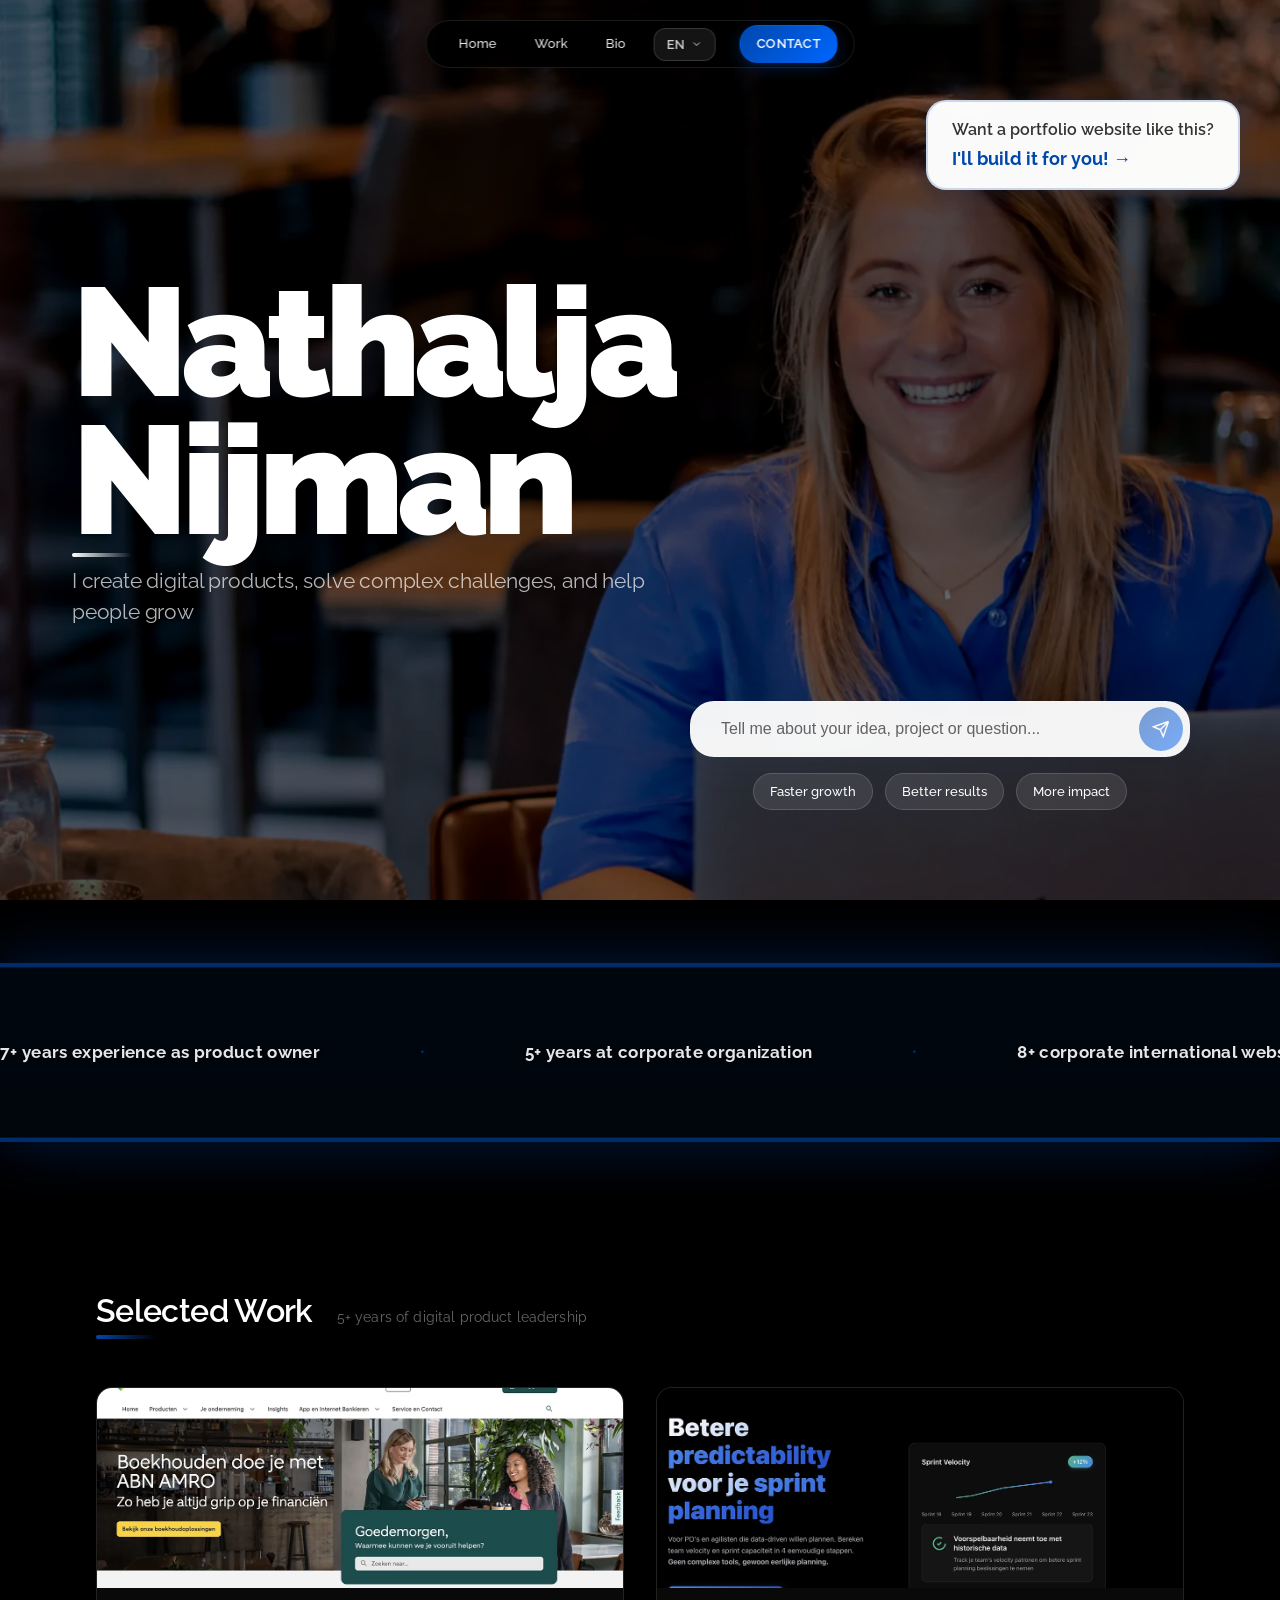
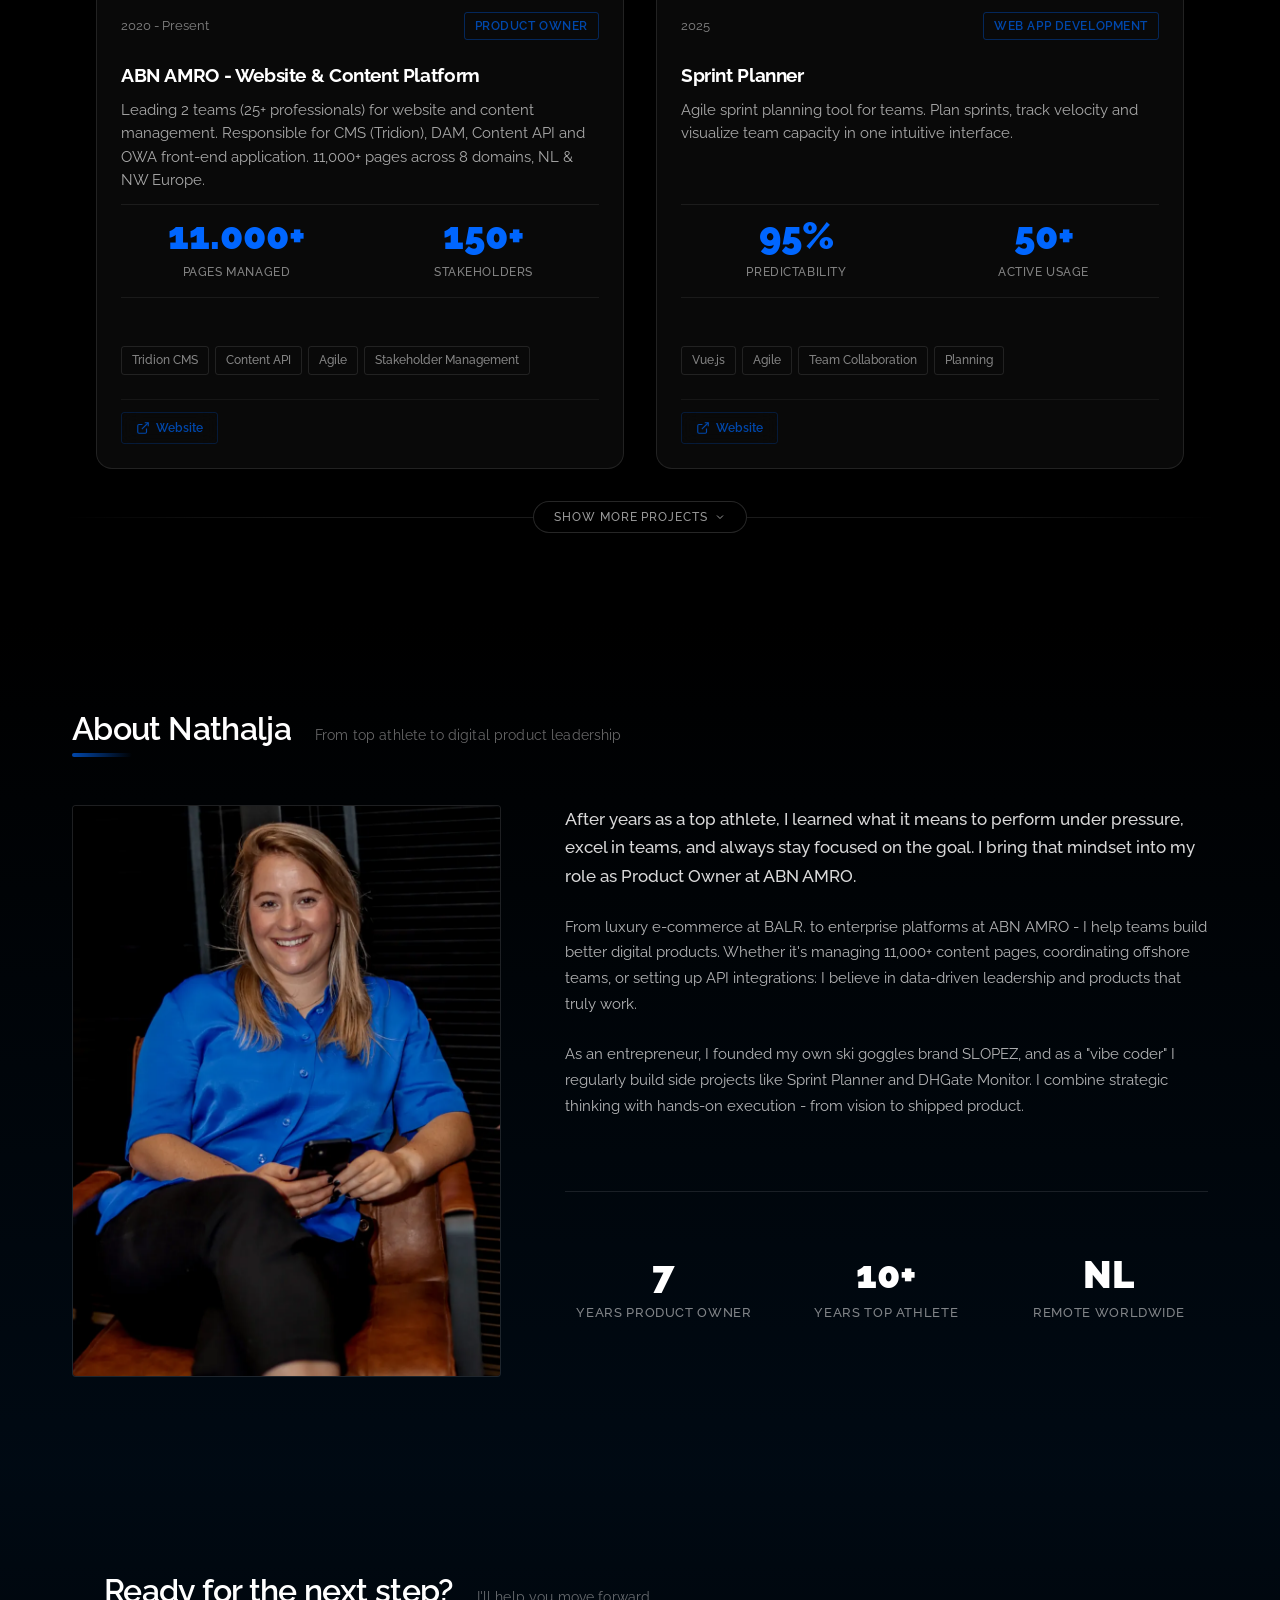
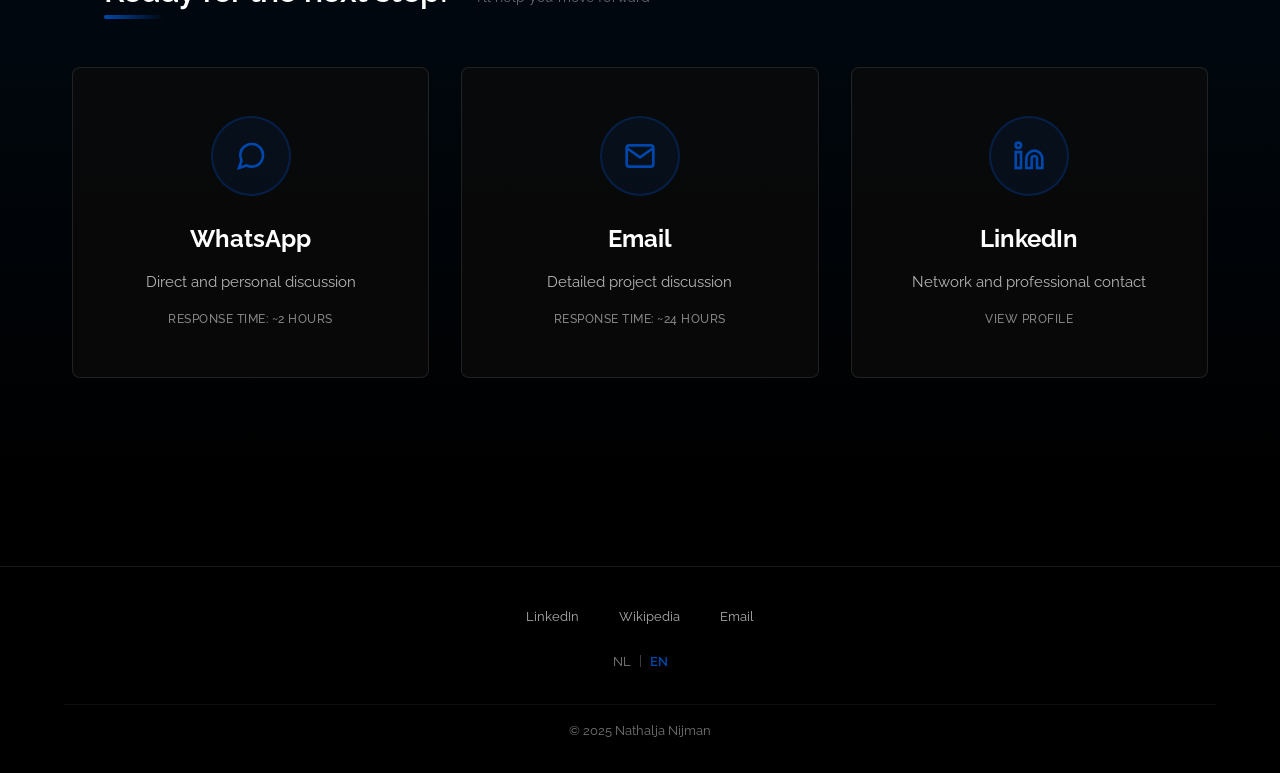
<file: index.html>
<!DOCTYPE html>
<html lang="nl" data-theme="dark">
<head>
    <meta charset="UTF-8">
    <meta name="viewport" content="width=device-width, initial-scale=1.0">
    <title>Nathalja Nijman - Portfolio</title>

    <!-- Google Analytics -->
    <script async src="https://www.googletagmanager.com/gtag/js?id=G-JMLD724KEM"></script>
    <script src="js/gtag-init.js"></script>
    <link rel="stylesheet" href="css/style.css">
    <link rel="stylesheet" href="css/hero-simple.css">
    <link rel="stylesheet" href="components/featured-work.css">
    <link rel="stylesheet" href="components/ticker.css">
    <link rel="stylesheet" href="components/about.css">
    <link rel="stylesheet" href="components/contact.css">
    <link rel="stylesheet" href="css/contact-choice-modal.css">
    <link rel="stylesheet" href="css/professional-identity.css">
    <link rel="stylesheet" href="css/innovative-services.css">
    <link rel="stylesheet" href="components/mobile-bottom-nav.css">
    <!-- Raleway Typography Strategy -->
    <link href="https://fonts.googleapis.com/css2?family=Raleway:ital,wght@0,100..900;1,100..900&display=swap" rel="stylesheet">
</head>
<body>
    <!-- Enhanced Navigation Bar -->
    <header class="header" role="banner">
        <div class="header-container">
            <!-- Main Navigation Menu -->
            <nav class="nav-menu" role="navigation" aria-label="Main navigation">
                <a href="#home" class="nav-link active" aria-label="Home section" data-translate="navHome">Home</a>
                <a href="#projects" class="nav-link" aria-label="Projects section" data-translate="navProjects">Projecten</a>
                <a href="#about" class="nav-link" aria-label="About section" data-translate="navAbout">Bio</a>
            </nav>

            <!-- Header Actions -->
            <div class="header-actions">
                <!-- Language Toggle -->
                <div class="language-toggle-wrapper">
                    <button class="language-toggle" id="languageToggle" aria-label="Switch language">
                        <span class="lang-current">NL</span>
                        <svg width="12" height="12" viewBox="0 0 24 24" fill="none" stroke="currentColor" stroke-width="2">
                            <polyline points="6,9 12,15 18,9"/>
                        </svg>
                    </button>
                    <div class="language-dropdown" id="languageDropdown">
                        <button class="lang-option" data-lang="nl">
                            <span class="lang-flag">🇳🇱</span>
                            <span>Nederlands</span>
                        </button>
                        <button class="lang-option" data-lang="en">
                            <span class="lang-flag">🇬🇧</span>
                            <span>English</span>
                        </button>
                    </div>
                </div>

                <!-- Prominent Contact Button -->
                <a href="#contact" class="contact-button" aria-label="Contact Nathalja" data-translate="navContact">
                    <svg width="14" height="14" viewBox="0 0 24 24" fill="none" stroke="currentColor" stroke-width="2">
                        <path d="M4 4h16c1.1 0 2 .9 2 2v12c0 1.1-.9 2-2 2H4c-1.1 0-2-.9-2-2V6c0-1.1.9-2 2-2z"/>
                        <polyline points="22,6 12,13 2,6"/>
                    </svg>
                    <span>Contact</span>
                </a>
            </div>
        </div>
    </header>

    <!-- Hero Section -->
    <section id="home" class="hero-simple" role="main" aria-label="Nathalja Nijman introduction">
        <!-- Background Image -->
        <div class="hero-background">
            <img src="images/nathalja-work.webp" alt="Nathalja Nijman - Product Owner" class="hero-bg-image" width="1600" height="2243" fetchpriority="high">
            <div class="hero-overlay"></div>
        </div>

        <!-- Portfolio Offer Sticker -->
        <a href="portfolio-website.html" class="portfolio-sticker" aria-label="Laat mij jouw portfolio website bouwen">
            <div class="sticker-content">
                <span class="sticker-question" data-translate="stickerQuestion">Wil je ook zo'n portfolio website?</span>
                <span class="sticker-answer" data-translate="stickerAnswer">Ik maak hem voor je! →</span>
            </div>
        </a>

        <!-- Hero Content -->
        <div class="hero-content">
            <!-- Personal Branding -->
            <div class="hero-branding">
                <h1 class="hero-name" data-translate="heroName">Nathalja Nijman</h1>
                <p class="hero-tagline" data-translate="heroTagline">Ik maak digitale producten, los complexe vraagstukken op, en help mensen groeien</p>
            </div>

            <!-- Conversational Interface -->
            <div class="hero-conversation">
                <form class="hero-input-form" id="heroConversationForm">
                    <div class="input-container">
                        <input
                            type="text"
                            id="heroInput"
                            placeholder="Waar kan ik je mee helpen?"
                            data-translate="heroInputPlaceholder"
                            autocomplete="off"
                            maxlength="500"
                        />
                        <button type="submit" class="send-button">
                            <svg width="20" height="20" viewBox="0 0 24 24" fill="none" stroke="currentColor" stroke-width="2">
                                <path d="M22 2L11 13M22 2L15 22L11 13M22 2L2 9L11 13"/>
                            </svg>
                        </button>
                    </div>
                </form>

                <!-- Quick Suggestions -->
                <div class="conversation-suggestions">
                    <button class="suggestion-pill" data-message="Ik wil sneller groeien zonder chaos" data-translate="heroSuggestion1">Snellere groei</button>
                    <button class="suggestion-pill" data-message="Ik wil betere resultaten met minder stress" data-translate="heroSuggestion2">Betere resultaten</button>
                    <button class="suggestion-pill" data-message="Ik wil meer impact maken in mijn werk" data-translate="heroSuggestion3">Meer impact</button>
                </div>
            </div>
        </div>
    </section>

    <!-- Impact Stats Ticker -->
    <div class="ticker-section stats" aria-hidden="true">
        <div class="ticker-wrapper">
            <div class="ticker-content">
                <span class="ticker-stat" data-translate="tickerStat1">7+ jaar ervaring als product owner</span>
                <span class="ticker-separator">•</span>
                <span class="ticker-stat" data-translate="tickerStat2">5+ jaar bij corporate organisatie</span>
                <span class="ticker-separator">•</span>
                <span class="ticker-stat" data-translate="tickerStat3">8+ corporate internationale websites eigenaarschap</span>
                <span class="ticker-separator">•</span>
                <span class="ticker-stat" data-translate="tickerStat4">Internationale samenwerking</span>
                <span class="ticker-separator">•</span>
                <span class="ticker-stat" data-translate="tickerStat5">25+ team members</span>
                <span class="ticker-separator">•</span>
                <span class="ticker-stat" data-translate="tickerStat6">150+ stakeholders</span>
                <span class="ticker-separator">•</span>
                <span class="ticker-stat" data-translate="tickerStat7">10+ jaar topsport ervaring</span>
            </div>
            <!-- Duplicate for seamless loop -->
            <div class="ticker-content">
                <span class="ticker-stat" data-translate="tickerStat1">7+ jaar ervaring als product owner</span>
                <span class="ticker-separator">•</span>
                <span class="ticker-stat" data-translate="tickerStat2">5+ jaar bij corporate organisatie</span>
                <span class="ticker-separator">•</span>
                <span class="ticker-stat" data-translate="tickerStat3">8+ corporate internationale websites eigenaarschap</span>
                <span class="ticker-separator">•</span>
                <span class="ticker-stat" data-translate="tickerStat4">Internationale samenwerking</span>
                <span class="ticker-separator">•</span>
                <span class="ticker-stat" data-translate="tickerStat5">25+ team members</span>
                <span class="ticker-separator">•</span>
                <span class="ticker-stat" data-translate="tickerStat6">150+ stakeholders</span>
                <span class="ticker-separator">•</span>
                <span class="ticker-stat" data-translate="tickerStat7">10+ jaar topsport ervaring</span>
            </div>
        </div>
    </div>

    <!-- Contact Choice Modal -->
    <div class="contact-choice-modal" id="contactChoiceModal">
        <div class="modal-backdrop"></div>
        <div class="modal-content">
            <div class="modal-header">
                <div class="modal-avatar">
                    <img src="images/nathalja-avatar.webp" alt="Nathalja" width="160" height="160">
                    <div class="status-indicator"></div>
                </div>
                <div class="modal-intro">
                    <h3>Perfect! Hoe zullen we dit aanpakken?</h3>
                    <p class="user-message-preview"></p>
                </div>
                <button class="modal-close" id="modalClose">×</button>
            </div>

            <div class="contact-options">
                <button class="contact-option whatsapp-option" id="chooseWhatsApp">
                    <div class="option-icon">
                        <svg width="24" height="24" viewBox="0 0 24 24" fill="none" stroke="currentColor" stroke-width="2">
                            <path d="M21 11.5a8.38 8.38 0 0 1-.9 3.8 8.5 8.5 0 0 1-7.6 4.7 8.38 8.38 0 0 1-3.8-.9L3 21l1.9-5.7a8.38 8.38 0 0 1-.9-3.8 8.5 8.5 0 0 1 4.7-7.6 8.38 8.38 0 0 1 3.8-.9h.5a8.48 8.48 0 0 1 8 8v.5z"/>
                        </svg>
                    </div>
                    <div class="option-content">
                        <h4>Whatsapp chat</h4>
                        <p>Direct en persoonlijk bespreken</p>
                        <span class="response-time">Antwoord binnen 2 uur</span>
                    </div>
                    <div class="option-arrow">→</div>
                </button>

                <button class="contact-option email-option" id="chooseEmail">
                    <div class="option-icon">
                        <svg width="24" height="24" viewBox="0 0 24 24" fill="none" stroke="currentColor" stroke-width="2">
                            <path d="M4 4h16c1.1 0 2 .9 2 2v12c0 1.1-.9 2-2 2H4c-1.1 0-2-.9-2-2V6c0-1.1.9-2 2-2z"/>
                            <polyline points="22,6 12,13 2,6"/>
                        </svg>
                    </div>
                    <div class="option-content">
                        <h4>Email contact</h4>
                        <p>Stuur me alle details van je project</p>
                        <span class="response-time">Antwoord binnen 24 uur</span>
                    </div>
                    <div class="option-arrow">→</div>
                </button>

                <button class="contact-option chat-option" id="chooseChatContinue" disabled>
                    <div class="option-icon">
                        <svg width="24" height="24" viewBox="0 0 24 24" fill="none" stroke="currentColor" stroke-width="2">
                            <polygon points="13,2 3,14 12,14 11,22 21,10 12,10"/>
                        </svg>
                    </div>
                    <div class="option-content">
                        <h4>Direct doorpakken</h4>
                        <p>Interactieve Q&A chat</p>
                        <span class="response-time">Binnenkort beschikbaar</span>
                    </div>
                    <div class="option-arrow">→</div>
                </button>
            </div>

            <div class="modal-footer">
                <p>Kies de manier die het beste bij je past</p>
            </div>
        </div>
    </div>

    <!-- Conversational Dialogue Interface (Global Overlay) -->
    <div class="conversation-dialogue" id="conversationDialogue" style="display: none;">
                        <div class="dialogue-header">
                            <div class="dialogue-avatar">
                                <img src="images/nathalja-avatar.webp" alt="Nathalja" width="160" height="160">
                                <div class="online-indicator"></div>
                            </div>
                            <div class="dialogue-intro">
                                <span class="dialogue-greeting">Hi! Waar kan ik je mee helpen?</span>
                                <span class="dialogue-subtitle">Kies een van de opties hieronder</span>
                            </div>
                            <button class="close-dialogue" id="closeDialogue">×</button>
                        </div>

                        <div class="dialogue-content">
                            <!-- Organic Chat Interface -->
                            <div class="dialogue-screen" id="mainScreen">
                                <div class="chat-conversation" id="chatConversation">
                                    <div class="chat-message nathalja-message">
                                        <div class="message-avatar">
                                            <img src="images/nathalja-avatar.webp" alt="Nathalja" width="160" height="160">
                                        </div>
                                        <div class="message-content">
                                            <p>Hey! Waar kan ik je mee helpen? Vertel me gerust wat je op je hart hebt.</p>
                                        </div>
                                    </div>
                                </div>

                                <div class="chat-input-area">
                                    <div class="typing-indicator" id="typingIndicator" style="display: none;">
                                        <div class="message-avatar">
                                            <img src="images/nathalja-avatar.webp" alt="Nathalja" width="160" height="160">
                                        </div>
                                        <div class="typing-dots">
                                            <span></span>
                                            <span></span>
                                            <span></span>
                                        </div>
                                    </div>

                                    <form class="chat-form" id="chatForm">
                                        <div class="chat-input-container">
                                            <input
                                                type="text"
                                                id="chatInput"
                                                placeholder="Type je bericht hier..."
                                                autocomplete="off"
                                                maxlength="500"
                                            >
                                            <button type="submit" class="send-button" id="sendButton">
                                                <svg width="20" height="20" viewBox="0 0 24 24" fill="none" stroke="currentColor" stroke-width="2">
                                                    <path d="M22 2L11 13M22 2L15 22L11 13M22 2L2 9L11 13"/>
                                                </svg>
                                            </button>
                                        </div>
                                    </form>

                                    <div class="quick-suggestions" id="quickSuggestions">
                                        <p class="suggestions-label">Of kies een van deze onderwerpen:</p>
                                        <div class="suggestion-chips">
                                            <button class="suggestion-chip" data-message="Ik wil meer over je weten">Over jou</button>
                                            <button class="suggestion-chip" data-message="Hoe kan ik contact met je opnemen?">Contact</button>
                                            <button class="suggestion-chip" data-message="Ik heb een project idee">Project bespreken</button>
                                            <button class="suggestion-chip" data-message="Wat zijn je tarieven?">Tarieven</button>
                                        </div>
                                    </div>
                                </div>
                            </div>

                            <!-- Response Screens -->
                            <div class="dialogue-screen response-screen" id="aboutScreen" style="display: none;">
                                <div class="response-content">
                                    <div class="response-text">
                                        <p>Ik ben <strong>Nathalja Nijman</strong>, Product Owner bij ABN AMRO met een passie voor het creëren van gebruiksvriendelijke digitale producten.</p>
                                        <p>Met 3+ jaar ervaring help ik teams bij het ontwikkelen van producten die écht waarde toevoegen voor gebruikers. Mijn expertise ligt in:</p>
                                        <ul>
                                            <li>Product Strategy & Roadmapping</li>
                                            <li>User Experience Design</li>
                                            <li>Agile Product Development</li>
                                            <li>Stakeholder Management</li>
                                        </ul>
                                    </div>
                                    <div class="response-actions">
                                        <button class="back-btn" data-show-screen="mainScreen">← Terug naar opties</button>
                                        <button class="action-btn" data-show-screen="contactScreen">Laten we in contact komen</button>
                                    </div>
                                </div>
                            </div>

                            <div class="dialogue-screen response-screen" id="contactScreen" style="display: none;">
                                <div class="response-content">
                                    <div class="response-text">
                                        <p>Geweldig! Er zijn verschillende manieren om contact met me op te nemen:</p>
                                    </div>
                                    <div class="contact-options">
                                        <a href="mailto:nathaljanijman@hotmail.com" class="contact-option">
                                            <div class="contact-icon">📧</div>
                                            <div class="contact-details">
                                                <strong>Email</strong>
                                                <small>nathaljanijman@hotmail.com</small>
                                            </div>
                                        </a>
                                        <a href="https://linkedin.com/in/nathalja-nijman-86410389" class="contact-option">
                                            <div class="contact-icon">💼</div>
                                            <div class="contact-details">
                                                <strong>LinkedIn</strong>
                                                <small>Professioneel netwerken</small>
                                            </div>
                                        </a>
                                        <button class="contact-option" data-show-screen="projectScreen">
                                            <div class="contact-icon">💬</div>
                                            <div class="contact-details">
                                                <strong>Project gesprek plannen</strong>
                                                <small>Laten we je project bespreken</small>
                                            </div>
                                        </button>
                                    </div>
                                    <div class="response-actions">
                                        <button class="back-btn" data-show-screen="mainScreen">← Terug naar opties</button>
                                    </div>
                                </div>
                            </div>

                            <div class="dialogue-screen response-screen" id="projectScreen" style="display: none;">
                                <div class="response-content">
                                    <div class="response-text">
                                        <p>Fantastisch! Ik zou graag meer willen weten over je project.</p>
                                    </div>
                                    <form class="project-form" id="projectForm">
                                        <div class="field-group">
                                            <label for="projectName">Je naam</label>
                                            <input type="text" id="projectName" required>
                                        </div>
                                        <div class="field-group">
                                            <label for="projectEmail">Email</label>
                                            <input type="email" id="projectEmail" required>
                                        </div>
                                        <div class="field-group">
                                            <label for="projectType">Type project</label>
                                            <select id="projectType" required>
                                                <option value="">Selecteer type</option>
                                                <option value="product-strategy">Product Strategy</option>
                                                <option value="ux-design">UX Design</option>
                                                <option value="consultation">Consultancy</option>
                                                <option value="training">Training/Workshop</option>
                                            </select>
                                        </div>
                                        <div class="field-group">
                                            <label for="projectDescription">Beschrijf je project</label>
                                            <textarea id="projectDescription" rows="3" placeholder="Vertel me meer over wat je voor ogen hebt..."></textarea>
                                        </div>
                                        <div class="response-actions">
                                            <button type="button" class="back-btn" data-show-screen="mainScreen">← Terug naar opties</button>
                                            <button type="submit" class="action-btn">Verstuur aanvraag</button>
                                        </div>
                                    </form>
                                </div>
                            </div>

                            <div class="dialogue-screen response-screen" id="expertiseScreen" style="display: none;">
                                <div class="response-content">
                                    <div class="response-text">
                                        <p>Ik help organisaties met verschillende aspecten van productbeheer:</p>
                                    </div>
                                    <div class="expertise-grid">
                                        <div class="expertise-item">
                                            <h4>Product Strategy</h4>
                                            <p>Van visie tot roadmap - ik help bij het definiëren van productrichting</p>
                                        </div>
                                        <div class="expertise-item">
                                            <h4>User Experience</h4>
                                            <p>Gebruikersonderzoek en UX design voor betere producten</p>
                                        </div>
                                        <div class="expertise-item">
                                            <h4>Agile Development</h4>
                                            <p>Scrum en Kanban implementatie voor efficiënte teams</p>
                                        </div>
                                        <div class="expertise-item">
                                            <h4>Stakeholder Management</h4>
                                            <p>Afstemming tussen business, techniek en design</p>
                                        </div>
                                    </div>
                                    <div class="response-actions">
                                        <button class="back-btn" data-show-screen="mainScreen">← Terug naar opties</button>
                                        <button class="action-btn" data-show-screen="projectScreen">Laten we samenwerken</button>
                                    </div>
                                </div>
                            </div>

                            <div class="dialogue-screen response-screen" id="ratesScreen" style="display: none;">
                                <div class="response-content">
                                    <div class="response-text">
                                        <p>Mijn tarieven zijn afhankelijk van het type project en de duur van de samenwerking:</p>
                                    </div>
                                    <div class="rates-info">
                                        <div class="rate-item">
                                            <strong>Consultancy & Strategy</strong>
                                            <span>€95 - €125 per uur</span>
                                        </div>
                                        <div class="rate-item">
                                            <strong>UX Design Projects</strong>
                                            <span>Vanaf €2.500 per project</span>
                                        </div>
                                        <div class="rate-item">
                                            <strong>Workshops & Training</strong>
                                            <span>€750 - €1.250 per dag</span>
                                        </div>
                                        <div class="rate-note">
                                            <p><em>Voor langere samenwerkingen bespreek ik graag aangepaste tarieven. Laten we je specifieke situatie bespreken!</em></p>
                                        </div>
                                    </div>
                                    <div class="response-actions">
                                        <button class="back-btn" data-show-screen="mainScreen">← Terug naar opties</button>
                                        <button class="action-btn" data-show-screen="projectScreen">Laten we het bespreken</button>
                                    </div>
                                </div>
                            </div>
                        </div>
                    </div>



    <section id="projects" class="projects">
        <div class="container">
            <div class="projects-header">
                <h2 class="section-title" data-translate="projectsTitle">Geselecteerd werk</h2>
                <p class="section-subtitle" data-translate="projectsSubtitle">5+ jaar digital product leadership</p>
            </div>

            <!-- Project Filter -->
            <div class="project-filters">
                <button class="filter-btn active" data-filter="all" data-translate="filterAll">Alle projecten</button>
                <button class="filter-btn" data-filter="product-owner" data-translate="filterProductOwner">Product Owner</button>
                <button class="filter-btn" data-filter="web" data-translate="filterWeb">Web Apps</button>
                <button class="filter-btn" data-filter="entrepreneurship" data-translate="filterEntrepreneurship">Ondernemerschap</button>
            </div>

            <div class="projects-grid">
                <!-- ABN AMRO - Product Owner -->
                <div class="project-card" data-category="product-owner">
                    <div>
                        <div class="project-image">
                            <img src="images/project-abn-amro.webp" alt="ABN AMRO Website Platform" width="1200" height="545" loading="lazy" decoding="async">
                        </div>
                        <div class="project-info">
                            <div class="project-meta">
                                <span class="project-year" data-translate="project1Year">2020 - Heden</span>
                                <span class="project-type" data-translate="project1Type">Product Owner</span>
                            </div>
                            <h3 data-translate="project1Title">ABN AMRO - Website & Content Platform</h3>
                            <p data-translate="project1Description">Leiding over 2 teams (25+ professionals) voor website en content management. Verantwoordelijk voor CMS (Tridion), DAM, Content API en OWA front-end applicatie. 11.000+ pagina's over 8 domeinen, NL & NW Europa.</p>
                            <div class="project-impact">
                                <div class="impact-item">
                                    <span class="impact-number">11.000+</span>
                                    <span class="impact-text" data-translate="project1Impact1">Pagina's beheerd</span>
                                </div>
                                <div class="impact-item">
                                    <span class="impact-number">150+</span>
                                    <span class="impact-text" data-translate="project1Impact2">Stakeholders</span>
                                </div>
                            </div>
                            <div class="project-tags">
                                <span class="tag">Tridion CMS</span>
                                <span class="tag">Content API</span>
                                <span class="tag">Agile</span>
                                <span class="tag">Stakeholder Management</span>
                            </div>
                            <div class="project-links">
                                <a href="https://www.abnamro.nl" target="_blank" rel="noopener noreferrer" class="project-link">
                                    <svg viewBox="0 0 24 24" fill="none" stroke="currentColor" stroke-width="2">
                                        <path d="M18 13v6a2 2 0 0 1-2 2H5a2 2 0 0 1-2-2V8a2 2 0 0 1 2-2h6"></path>
                                        <polyline points="15 3 21 3 21 9"></polyline>
                                        <line x1="10" y1="14" x2="21" y2="3"></line>
                                    </svg>
                                    <span data-translate="project1LinkSite">Website</span>
                                </a>
                            </div>
                        </div>
                    </div>
                </div>

                <!-- Sprint Planner - Web App -->
                <div class="project-card" data-category="web">
                    <div>
                        <div class="project-image">
                            <img src="images/project-sprintplanner.webp" alt="Sprint Planner Interface" width="1200" height="673" loading="lazy" decoding="async">
                        </div>
                        <div class="project-info">
                            <div class="project-meta">
                                <span class="project-year" data-translate="project5Year">2025</span>
                                <span class="project-type" data-translate="project5Type">Web App Development</span>
                            </div>
                            <h3 data-translate="project5Title">Sprint Planner</h3>
                            <p data-translate="project5Description">Agile sprint planning tool voor teams. Plan sprints, track velocity en visualiseer team capacity in één intuïtieve interface.</p>
                            <div class="project-impact">
                                <div class="impact-item">
                                    <span class="impact-number">95%</span>
                                    <span class="impact-text" data-translate="project5Impact1">Voorspelbaarheid</span>
                                </div>
                                <div class="impact-item">
                                    <span class="impact-number">50+</span>
                                    <span class="impact-text" data-translate="project5Impact2">Actief gebruik</span>
                                </div>
                            </div>
                            <div class="project-tags">
                                <span class="tag">Vue.js</span>
                                <span class="tag">Agile</span>
                                <span class="tag">Team Collaboration</span>
                                <span class="tag">Planning</span>
                            </div>
                            <div class="project-links">
                                <a href="https://sprintplanner.nl" target="_blank" rel="noopener noreferrer" class="project-link">
                                    <svg viewBox="0 0 24 24" fill="none" stroke="currentColor" stroke-width="2">
                                        <path d="M18 13v6a2 2 0 0 1-2 2H5a2 2 0 0 1-2-2V8a2 2 0 0 1 2-2h6"></path>
                                        <polyline points="15 3 21 3 21 9"></polyline>
                                        <line x1="10" y1="14" x2="21" y2="3"></line>
                                    </svg>
                                    <span data-translate="project5LinkDemo">Live App</span>
                                </a>
                            </div>
                        </div>
                    </div>
                </div>

                <!-- BALR. - Product Owner (Hidden) -->
                <div class="project-card hidden-project" data-category="product-owner">
                    <div>
                        <div class="project-image">
                            <img src="images/project-balr.webp" alt="BALR. E-Commerce Platform" width="1200" height="585" loading="lazy" decoding="async">
                        </div>
                        <div class="project-info">
                            <div class="project-meta">
                                <span class="project-year" data-translate="project2Year">2017 - 2020</span>
                                <span class="project-type" data-translate="project2Type">Product Owner</span>
                            </div>
                            <h3 data-translate="project2Title">BALR. - E-Commerce & Website Platform</h3>
                            <p data-translate="project2Description">Product owner voor website en e-commerce platform van premium lifestyle merk. Verantwoordelijk voor content management, online shopping experience en internationale rollout.</p>
                            <div class="project-impact">
                                <div class="impact-item">
                                    <span class="impact-number">45%</span>
                                    <span class="impact-text" data-translate="project2Impact1">Conversie verbetering</span>
                                </div>
                                <div class="impact-item">
                                    <span class="impact-number">8</span>
                                    <span class="impact-text" data-translate="project2Impact2">Markten</span>
                                </div>
                            </div>
                            <div class="project-tags">
                                <span class="tag">E-Commerce</span>
                                <span class="tag">CMS</span>
                                <span class="tag">Product Strategy</span>
                                <span class="tag">International Rollout</span>
                            </div>
                            <div class="project-links">
                                <a href="https://www.balr.com" target="_blank" rel="noopener noreferrer" class="project-link">
                                    <svg viewBox="0 0 24 24" fill="none" stroke="currentColor" stroke-width="2">
                                        <path d="M18 13v6a2 2 0 0 1-2 2H5a2 2 0 0 1-2-2V8a2 2 0 0 1 2-2h6"></path>
                                        <polyline points="15 3 21 3 21 9"></polyline>
                                        <line x1="10" y1="14" x2="21" y2="3"></line>
                                    </svg>
                                    <span data-translate="project2LinkSite">Website</span>
                                </a>
                            </div>
                        </div>
                    </div>
                </div>

                <!-- DHGate Monitor - Web App (Hidden) -->
                <div class="project-card hidden-project" data-category="web">
                    <div>
                        <div class="project-image">
                            <img src="images/project-dhgate.webp" alt="DHGate Monitor Dashboard" width="1200" height="490" loading="lazy" decoding="async">
                        </div>
                        <div class="project-info">
                            <div class="project-meta">
                                <span class="project-year" data-translate="project3Year">2025</span>
                                <span class="project-type" data-translate="project3Type">Web App Development</span>
                            </div>
                            <h3 data-translate="project3Title">DHGate Monitor</h3>
                            <p data-translate="project3Description">Real-time monitoring tool voor DHGate marketplace. Track prijzen, voorraad en trends om competitief te blijven in e-commerce.</p>
                            <div class="project-impact">
                                <div class="impact-item">
                                    <span class="impact-number">1000+</span>
                                    <span class="impact-text" data-translate="project3Impact1">Producten gemonitord</span>
                                </div>
                                <div class="impact-item">
                                    <span class="impact-number">24/7</span>
                                    <span class="impact-text" data-translate="project3Impact2">Live tracking</span>
                                </div>
                            </div>
                            <div class="project-tags">
                                <span class="tag">React</span>
                                <span class="tag">API Integration</span>
                                <span class="tag">Real-time Data</span>
                                <span class="tag">SaaS</span>
                            </div>
                            <div class="project-links">
                                <a href="https://dhgate-monitor.com" target="_blank" rel="noopener noreferrer" class="project-link">
                                    <svg viewBox="0 0 24 24" fill="none" stroke="currentColor" stroke-width="2">
                                        <path d="M18 13v6a2 2 0 0 1-2 2H5a2 2 0 0 1-2-2V8a2 2 0 0 1 2-2h6"></path>
                                        <polyline points="15 3 21 3 21 9"></polyline>
                                        <line x1="10" y1="14" x2="21" y2="3"></line>
                                    </svg>
                                    <span data-translate="project3LinkDemo">Live App</span>
                                </a>
                            </div>
                        </div>
                    </div>
                </div>

                <!-- SLOPEZ - Entrepreneurship (Hidden) -->
                <div class="project-card hidden-project" data-category="entrepreneurship">
                    <div>
                        <div class="project-image">
                            <img src="images/project-slopez.webp" alt="SLOPEZ Premium Ski Goggles" width="1200" height="529" loading="lazy" decoding="async">
                        </div>
                        <div class="project-info">
                            <div class="project-meta">
                                <span class="project-year" data-translate="project4Year">2019 - 2022</span>
                                <span class="project-type" data-translate="project4Type">Ondernemerschap</span>
                            </div>
                            <h3 data-translate="project4Title">SLOPEZ - Premium Ski Goggles Brand</h3>
                            <p data-translate="project4Description">Oprichter van premium ski goggles merk. Influencer campagnes door de Alpen, brand building en internationale groei.</p>
                            <div class="project-impact">
                                <div class="impact-item">
                                    <span class="impact-number">1500+</span>
                                    <span class="impact-text" data-translate="project4Impact1">Volgers</span>
                                </div>
                                <div class="impact-item">
                                    <span class="impact-number">3</span>
                                    <span class="impact-text" data-translate="project4Impact2">Landen</span>
                                </div>
                            </div>
                            <div class="project-tags">
                                <span class="tag">Brand Building</span>
                                <span class="tag">Influencer Marketing</span>
                                <span class="tag">E-Commerce</span>
                                <span class="tag">Ondernemerschap</span>
                            </div>
                            <div class="project-links">
                                <a href="https://www.slopezgoggles.com" target="_blank" rel="noopener noreferrer" class="project-link">
                                    <svg viewBox="0 0 24 24" fill="none" stroke="currentColor" stroke-width="2">
                                        <path d="M18 13v6a2 2 0 0 1-2 2H5a2 2 0 0 1-2-2V8a2 2 0 0 1 2-2h6"></path>
                                        <polyline points="15 3 21 3 21 9"></polyline>
                                        <line x1="10" y1="14" x2="21" y2="3"></line>
                                    </svg>
                                    <span data-translate="project4LinkSite">Website</span>
                                </a>
                            </div>
                        </div>
                    </div>
                </div>

            </div>

            <!-- Show More Button -->
            <div class="show-more-container">
                <button class="show-more-btn" id="showMoreProjects" aria-expanded="false" aria-label="Show more projects">
                    <span data-translate="showMoreBtn">Toon meer projecten</span>
                    <svg width="16" height="16" viewBox="0 0 24 24" fill="none" stroke="currentColor" stroke-width="2">
                        <polyline points="6,9 12,15 18,9"/>
                    </svg>
                </button>
            </div>
        </div>
    </section>

    <!-- About Me Section -->
    <section id="about" class="about-section">
        <div class="about-container">
            <div class="about-header">
                <h2 class="section-title" data-translate="aboutTitle">Over Mij</h2>
                <p class="about-tagline" data-translate="aboutSubtitle">Van topsport naar digital product leadership</p>
            </div>

            <div class="about-content">
                <!-- About Image -->
                <div class="about-image">
                    <img src="images/nathalja-about.webp" alt="Nathalja Nijman" width="900" height="1350" loading="lazy" decoding="async">
                </div>

                <!-- About Text -->
                <div class="about-text">
                    <p data-translate="aboutParagraph1">
                        Na jaren als topsporter leerde ik wat het betekent om onder druk te presteren,
                        in teams te excelleren, en altijd focused te blijven op het doel. Die mindset breng
                        ik nu in als Product Owner bij ABN AMRO.
                    </p>
                    <p data-translate="aboutParagraph2">
                        Van luxury e-commerce bij BALR. tot enterprise platforms bij ABN AMRO - ik help teams
                        betere digitale producten bouwen. Of het nu gaat om 11.000+ content pagina's beheren,
                        offshore teams coördineren, of API integraties opzetten: ik geloof in data-driven
                        leadership en producten die écht werken.
                    </p>
                    <p data-translate="aboutParagraph3">
                        Als entrepreneur heb ik mijn eigen ski goggles merk SLOPEZ opgezet, en als "vibe coder"
                        bouw ik regelmatig side projects zoals Sprint Planner en DHGate Monitor. Ik combineer
                        strategisch denken met hands-on uitvoering - van visie tot shipped product.
                    </p>

                    <!-- Stats Grid -->
                    <div class="about-stats">
                        <div class="stat-item">
                            <div class="stat-number stat-static">7</div>
                            <div class="stat-label" data-translate="aboutStatLabel1">Jaar Product Owner</div>
                        </div>
                        <div class="stat-item">
                            <div class="stat-number stat-static">10+</div>
                            <div class="stat-label" data-translate="aboutStatLabel2">Jaar Topsport</div>
                        </div>
                        <div class="stat-item">
                            <div class="stat-number stat-static stat-location">NL</div>
                            <div class="stat-label" data-translate="aboutStatLabel3">Wereldwijd Remote</div>
                        </div>
                    </div>
                </div>
            </div>
        </div>
    </section>

    <!-- Contact Section -->
    <section id="contact" class="contact-section">
        <div class="contact-container">
            <div class="contact-header">
                <h2 class="section-title" data-translate="contactTitle">Klaar voor de volgende stap?</h2>
                <p class="contact-tagline" data-translate="contactSubtitle">Ik help je verder</p>
            </div>

            <div class="contact-options-grid">
                <!-- WhatsApp Option -->
                <a href="https://wa.me/31657591440" target="_blank" rel="noopener noreferrer" class="contact-option-card whatsapp">
                    <div class="option-icon">
                        <svg width="32" height="32" viewBox="0 0 24 24" fill="none" stroke="currentColor" stroke-width="2">
                            <path d="M21 11.5a8.38 8.38 0 0 1-.9 3.8 8.5 8.5 0 0 1-7.6 4.7 8.38 8.38 0 0 1-3.8-.9L3 21l1.9-5.7a8.38 8.38 0 0 1-.9-3.8 8.5 8.5 0 0 1 4.7-7.6 8.38 8.38 0 0 1 3.8-.9h.5a8.48 8.48 0 0 1 8 8v.5z"/>
                        </svg>
                    </div>
                    <h3>WhatsApp</h3>
                    <p data-translate="contactCardWhatsAppDesc">Direct en persoonlijk bespreken</p>
                    <span class="response-time" data-translate="contactCardWhatsAppTime">Responstijd: ~2 uur</span>
                </a>

                <!-- Email Option -->
                <a href="mailto:nathaljanijman@hotmail.com" class="contact-option-card email">
                    <div class="option-icon">
                        <svg width="32" height="32" viewBox="0 0 24 24" fill="none" stroke="currentColor" stroke-width="2">
                            <path d="M4 4h16c1.1 0 2 .9 2 2v12c0 1.1-.9 2-2 2H4c-1.1 0-2-.9-2-2V6c0-1.1.9-2 2-2z"/>
                            <polyline points="22,6 12,13 2,6"/>
                        </svg>
                    </div>
                    <h3>Email</h3>
                    <p data-translate="contactCardEmailDesc">Gedetailleerde project bespreking</p>
                    <span class="response-time" data-translate="contactCardEmailTime">Responstijd: ~24 uur</span>
                </a>

                <!-- LinkedIn Option -->
                <a href="https://linkedin.com/in/nathalja-nijman-86410389" target="_blank" rel="noopener noreferrer" class="contact-option-card linkedin">
                    <div class="option-icon">
                        <svg width="32" height="32" viewBox="0 0 24 24" fill="none" stroke="currentColor" stroke-width="2">
                            <path d="M16 8a6 6 0 0 1 6 6v7h-4v-7a2 2 0 0 0-2-2 2 2 0 0 0-2 2v7h-4v-7a6 6 0 0 1 6-6z"/>
                            <rect x="2" y="9" width="4" height="12"/>
                            <circle cx="4" cy="4" r="2"/>
                        </svg>
                    </div>
                    <h3>LinkedIn</h3>
                    <p data-translate="contactCardLinkedInDesc">Netwerk en professioneel contact</p>
                    <span class="response-time" data-translate="contactCardLinkedInTime">Bekijk profiel</span>
                </a>
            </div>
        </div>
    </section>

    <!-- Simple Footer -->
    <footer class="simple-footer">
        <div class="container">
            <div class="footer-links">
                <a href="https://linkedin.com/in/nathalja-nijman-86410389" target="_blank" rel="noopener noreferrer">LinkedIn</a>
                <a href="https://nl.wikipedia.org/wiki/Nathalja_Nijman" target="_blank" rel="noopener noreferrer">Wikipedia</a>
                <a href="mailto:nathaljanijman@hotmail.com">Email</a>
            </div>
            <div class="footer-language">
                <button class="footer-lang-btn active" data-lang="nl">NL</button>
                <span class="footer-lang-separator">|</span>
                <button class="footer-lang-btn" data-lang="en">EN</button>
            </div>
            <p class="footer-rights" data-translate="footerRights">&copy; 2025 Nathalja Nijman</p>
        </div>
    </footer>


    <!-- Mobile Bottom Navigation -->
    <nav class="mobile-bottom-nav" role="navigation" aria-label="Mobile bottom navigation">
        <div class="mobile-bottom-nav-container">
            <a href="#home" class="mobile-nav-item active" data-section="home" aria-label="Home section">
                <div class="mobile-nav-icon">
                    <svg viewBox="0 0 24 24" fill="none" stroke="currentColor" stroke-width="2">
                        <path d="M3 9l9-7 9 7v11a2 2 0 0 1-2 2H5a2 2 0 0 1-2-2z"/>
                        <polyline points="9 22 9 12 15 12 15 22"/>
                    </svg>
                </div>
                <span class="mobile-nav-label" data-translate="navHome">Home</span>
            </a>

            <a href="#projects" class="mobile-nav-item" data-section="projects" aria-label="Projects section">
                <div class="mobile-nav-icon">
                    <svg viewBox="0 0 24 24" fill="none" stroke="currentColor" stroke-width="2">
                        <rect x="3" y="3" width="7" height="7"/>
                        <rect x="14" y="3" width="7" height="7"/>
                        <rect x="14" y="14" width="7" height="7"/>
                        <rect x="3" y="14" width="7" height="7"/>
                    </svg>
                </div>
                <span class="mobile-nav-label" data-translate="navProjects">Projecten</span>
            </a>

            <a href="#about" class="mobile-nav-item" data-section="about" aria-label="About section">
                <div class="mobile-nav-icon">
                    <svg viewBox="0 0 24 24" fill="none" stroke="currentColor" stroke-width="2">
                        <path d="M20 21v-2a4 4 0 0 0-4-4H8a4 4 0 0 0-4 4v2"/>
                        <circle cx="12" cy="7" r="4"/>
                    </svg>
                </div>
                <span class="mobile-nav-label" data-translate="navAbout">Bio</span>
            </a>

            <a href="#contact" class="mobile-nav-item" data-section="contact" aria-label="Contact section">
                <div class="mobile-nav-icon">
                    <svg viewBox="0 0 24 24" fill="none" stroke="currentColor" stroke-width="2">
                        <path d="M4 4h16c1.1 0 2 .9 2 2v12c0 1.1-.9 2-2 2H4c-1.1 0-2-.9-2-2V6c0-1.1.9-2 2-2z"/>
                        <polyline points="22,6 12,13 2,6"/>
                    </svg>
                </div>
                <span class="mobile-nav-label" data-translate="navContact">Contact</span>
            </a>
        </div>
    </nav>

    <script src="js/translations.js"></script>
    <script src="js/script.js"></script>
    <script src="js/hero-whatsapp.js"></script>
    <script src="js/analytics.js"></script>
</body>
</html>
</file>
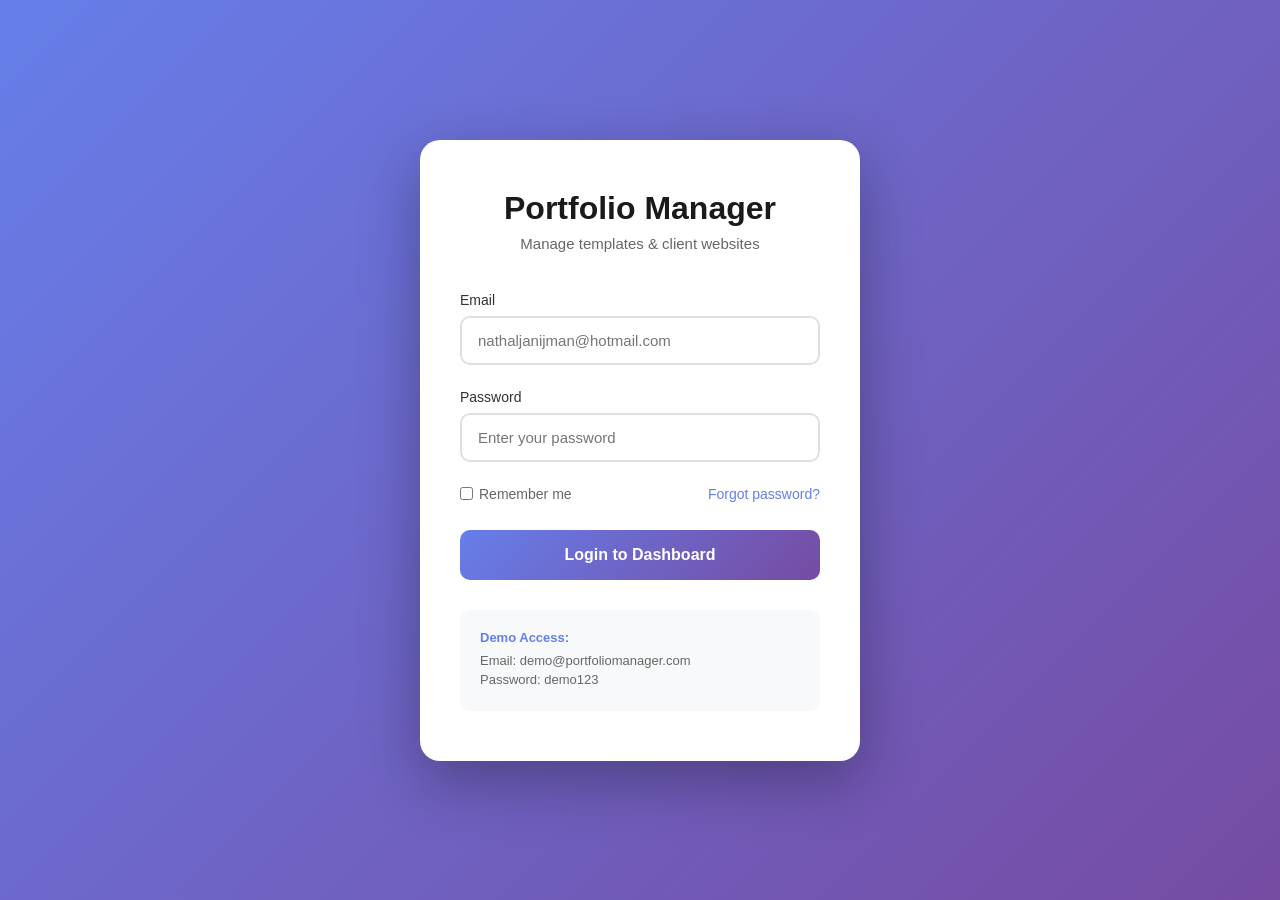
<file: dashboard.html>
<!DOCTYPE html>
<html lang="en">
<head>
    <meta charset="UTF-8">
    <meta name="viewport" content="width=device-width, initial-scale=1.0">
    <title>Portfolio Manager - Dashboard</title>
    <link rel="stylesheet" href="css/dashboard.css">
</head>
<body>
    <!-- Sidebar -->
    <div class="sidebar">
        <div class="sidebar-header">
            <h1>Portfolio Manager</h1>
            <p class="user-email" id="userEmail">Loading...</p>
        </div>

        <nav class="sidebar-nav">
            <a href="#overview" class="nav-item active" data-page="overview">
                <svg width="20" height="20" viewBox="0 0 24 24" fill="none" stroke="currentColor" stroke-width="2">
                    <rect x="3" y="3" width="7" height="7"></rect>
                    <rect x="14" y="3" width="7" height="7"></rect>
                    <rect x="14" y="14" width="7" height="7"></rect>
                    <rect x="3" y="14" width="7" height="7"></rect>
                </svg>
                Overview
            </a>
            <a href="#templates" class="nav-item" data-page="templates">
                <svg width="20" height="20" viewBox="0 0 24 24" fill="none" stroke="currentColor" stroke-width="2">
                    <path d="M2 3h6a4 4 0 0 1 4 4v14a3 3 0 0 0-3-3H2z"></path>
                    <path d="M22 3h-6a4 4 0 0 0-4 4v14a3 3 0 0 1 3-3h7z"></path>
                </svg>
                Templates
            </a>
            <a href="#websites" class="nav-item" data-page="websites">
                <svg width="20" height="20" viewBox="0 0 24 24" fill="none" stroke="currentColor" stroke-width="2">
                    <circle cx="12" cy="12" r="10"></circle>
                    <line x1="2" y1="12" x2="22" y2="12"></line>
                    <path d="M12 2a15.3 15.3 0 0 1 4 10 15.3 15.3 0 0 1-4 10 15.3 15.3 0 0 1-4-10 15.3 15.3 0 0 1 4-10z"></path>
                </svg>
                Live Websites
            </a>
            <a href="#projects" class="nav-item" data-page="projects">
                <svg width="20" height="20" viewBox="0 0 24 24" fill="none" stroke="currentColor" stroke-width="2">
                    <path d="M22 19a2 2 0 0 1-2 2H4a2 2 0 0 1-2-2V5a2 2 0 0 1 2-2h5l2 3h9a2 2 0 0 1 2 2z"></path>
                </svg>
                Projects
            </a>
        </nav>

        <div class="sidebar-footer">
            <button class="logout-btn" onclick="logout()">
                <svg width="18" height="18" viewBox="0 0 24 24" fill="none" stroke="currentColor" stroke-width="2">
                    <path d="M9 21H5a2 2 0 0 1-2-2V5a2 2 0 0 1 2-2h4"></path>
                    <polyline points="16 17 21 12 16 7"></polyline>
                    <line x1="21" y1="12" x2="9" y2="12"></line>
                </svg>
                Logout
            </button>
        </div>
    </div>

    <!-- Main Content -->
    <div class="main-content">
        <!-- Overview Page -->
        <div class="page active" id="overview">
            <div class="page-header">
                <h2>Dashboard Overview</h2>
                <p>Quick stats and recent activity</p>
            </div>

            <div class="stats-grid">
                <div class="stat-card">
                    <div class="stat-icon" style="background: linear-gradient(135deg, #667eea 0%, #764ba2 100%);">
                        <svg width="24" height="24" viewBox="0 0 24 24" fill="none" stroke="white" stroke-width="2">
                            <path d="M2 3h6a4 4 0 0 1 4 4v14a3 3 0 0 0-3-3H2z"></path>
                            <path d="M22 3h-6a4 4 0 0 0-4 4v14a3 3 0 0 1 3-3h7z"></path>
                        </svg>
                    </div>
                    <div class="stat-content">
                        <h3 id="templateCount">0</h3>
                        <p>Templates</p>
                    </div>
                </div>

                <div class="stat-card">
                    <div class="stat-icon" style="background: linear-gradient(135deg, #f093fb 0%, #f5576c 100%);">
                        <svg width="24" height="24" viewBox="0 0 24 24" fill="none" stroke="white" stroke-width="2">
                            <circle cx="12" cy="12" r="10"></circle>
                            <line x1="2" y1="12" x2="22" y2="12"></line>
                        </svg>
                    </div>
                    <div class="stat-content">
                        <h3 id="websiteCount">0</h3>
                        <p>Live Websites</p>
                    </div>
                </div>

                <div class="stat-card">
                    <div class="stat-icon" style="background: linear-gradient(135deg, #4facfe 0%, #00f2fe 100%);">
                        <svg width="24" height="24" viewBox="0 0 24 24" fill="none" stroke="white" stroke-width="2">
                            <path d="M22 19a2 2 0 0 1-2 2H4a2 2 0 0 1-2-2V5a2 2 0 0 1 2-2h5l2 3h9a2 2 0 0 1 2 2z"></path>
                        </svg>
                    </div>
                    <div class="stat-content">
                        <h3 id="projectCount">0</h3>
                        <p>Active Projects</p>
                    </div>
                </div>

                <div class="stat-card">
                    <div class="stat-icon" style="background: linear-gradient(135deg, #fa709a 0%, #fee140 100%);">
                        <svg width="24" height="24" viewBox="0 0 24 24" fill="none" stroke="white" stroke-width="2">
                            <line x1="12" y1="1" x2="12" y2="23"></line>
                            <path d="M17 5H9.5a3.5 3.5 0 0 0 0 7h5a3.5 3.5 0 0 1 0 7H6"></path>
                        </svg>
                    </div>
                    <div class="stat-content">
                        <h3 id="revenueCount">€0</h3>
                        <p>Total Revenue</p>
                    </div>
                </div>
            </div>

            <div class="recent-activity">
                <h3>Recent Activity</h3>
                <div class="activity-list" id="activityList">
                    <!-- Activity items will be inserted here -->
                </div>
            </div>
        </div>

        <!-- Templates Page -->
        <div class="page" id="templates">
            <div class="page-header">
                <div>
                    <h2>Template Gallery</h2>
                    <p>Available portfolio templates</p>
                </div>
                <button class="btn-primary" onclick="alert('Create new template feature coming soon!')">
                    + New Template
                </button>
            </div>

            <div class="templates-grid" id="templatesGrid">
                <!-- Templates will be inserted here -->
            </div>
        </div>

        <!-- Websites Page -->
        <div class="page" id="websites">
            <div class="page-header">
                <div>
                    <h2>Live Websites</h2>
                    <p>Client websites currently deployed</p>
                </div>
                <button class="btn-primary" onclick="alert('Deploy new website feature coming soon!')">
                    + Deploy Website
                </button>
            </div>

            <div class="websites-list" id="websitesList">
                <!-- Websites will be inserted here -->
            </div>
        </div>

        <!-- Projects Page -->
        <div class="page" id="projects">
            <div class="page-header">
                <div>
                    <h2>Project Management</h2>
                    <p>Track and manage client projects</p>
                </div>
                <button class="btn-primary" onclick="alert('Create new project feature coming soon!')">
                    + New Project
                </button>
            </div>

            <div class="projects-kanban" id="projectsKanban">
                <div class="kanban-column">
                    <h3>Backlog</h3>
                    <div class="project-cards" id="backlog"></div>
                </div>
                <div class="kanban-column">
                    <h3>In Progress</h3>
                    <div class="project-cards" id="in-progress"></div>
                </div>
                <div class="kanban-column">
                    <h3>Review</h3>
                    <div class="project-cards" id="review"></div>
                </div>
                <div class="kanban-column">
                    <h3>Completed</h3>
                    <div class="project-cards" id="completed"></div>
                </div>
            </div>
        </div>
    </div>

    <script src="js/api-client.js"></script>
    <script src="js/dashboard.js"></script>
</body>
</html>
</file>
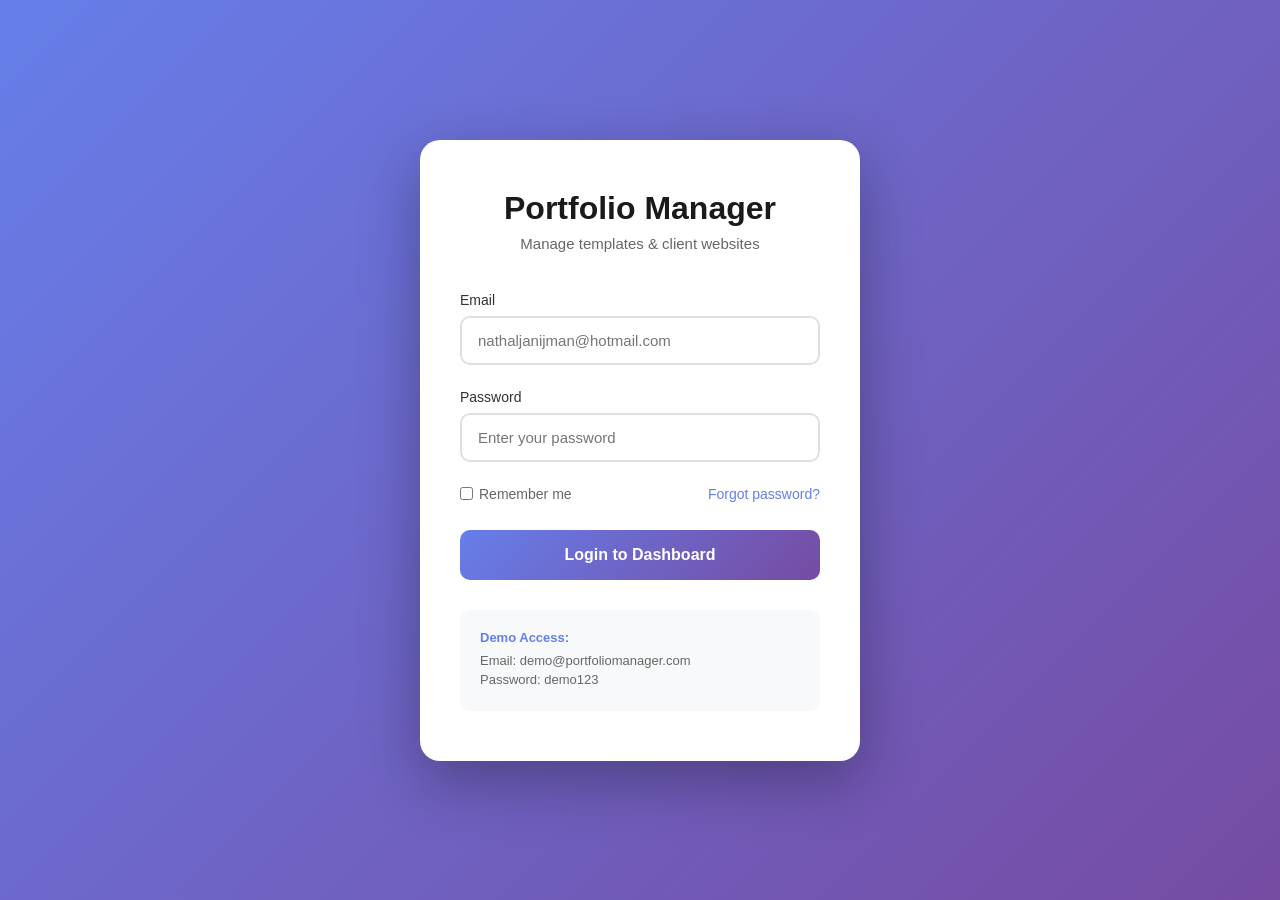
<file: login.html>
<!DOCTYPE html>
<html lang="en">
<head>
    <meta charset="UTF-8">
    <meta name="viewport" content="width=device-width, initial-scale=1.0">
    <title>Portfolio Manager - Login</title>
    <style>
        * {
            margin: 0;
            padding: 0;
            box-sizing: border-box;
        }

        body {
            font-family: -apple-system, BlinkMacSystemFont, 'Segoe UI', Roboto, Oxygen, Ubuntu, Cantarell, sans-serif;
            background: linear-gradient(135deg, #667eea 0%, #764ba2 100%);
            min-height: 100vh;
            display: flex;
            align-items: center;
            justify-content: center;
            padding: 20px;
        }

        .login-container {
            background: white;
            border-radius: 20px;
            box-shadow: 0 20px 60px rgba(0, 0, 0, 0.3);
            width: 100%;
            max-width: 440px;
            padding: 50px 40px;
        }

        .logo {
            text-align: center;
            margin-bottom: 40px;
        }

        .logo h1 {
            font-size: 32px;
            font-weight: 700;
            color: #1a1a1a;
            margin-bottom: 8px;
        }

        .logo p {
            color: #666;
            font-size: 15px;
        }

        .form-group {
            margin-bottom: 24px;
        }

        .form-group label {
            display: block;
            margin-bottom: 8px;
            color: #333;
            font-weight: 500;
            font-size: 14px;
        }

        .form-group input {
            width: 100%;
            padding: 14px 16px;
            border: 2px solid #e0e0e0;
            border-radius: 10px;
            font-size: 15px;
            transition: all 0.3s ease;
        }

        .form-group input:focus {
            outline: none;
            border-color: #667eea;
            box-shadow: 0 0 0 3px rgba(102, 126, 234, 0.1);
        }

        .remember-forgot {
            display: flex;
            justify-content: space-between;
            align-items: center;
            margin-bottom: 28px;
            font-size: 14px;
        }

        .remember-forgot label {
            display: flex;
            align-items: center;
            color: #666;
            cursor: pointer;
        }

        .remember-forgot input[type="checkbox"] {
            margin-right: 6px;
        }

        .remember-forgot a {
            color: #667eea;
            text-decoration: none;
            font-weight: 500;
        }

        .remember-forgot a:hover {
            text-decoration: underline;
        }

        .login-btn {
            width: 100%;
            padding: 16px;
            background: linear-gradient(135deg, #667eea 0%, #764ba2 100%);
            color: white;
            border: none;
            border-radius: 10px;
            font-size: 16px;
            font-weight: 600;
            cursor: pointer;
            transition: transform 0.2s ease, box-shadow 0.2s ease;
        }

        .login-btn:hover {
            transform: translateY(-2px);
            box-shadow: 0 10px 20px rgba(102, 126, 234, 0.3);
        }

        .login-btn:active {
            transform: translateY(0);
        }

        .demo-credentials {
            margin-top: 30px;
            padding: 20px;
            background: #f8f9fa;
            border-radius: 10px;
            font-size: 13px;
        }

        .demo-credentials strong {
            color: #667eea;
            display: block;
            margin-bottom: 8px;
        }

        .demo-credentials p {
            color: #666;
            margin: 4px 0;
        }

        .error-message {
            background: #fee;
            color: #c00;
            padding: 12px;
            border-radius: 8px;
            margin-bottom: 20px;
            font-size: 14px;
            display: none;
        }
    </style>
</head>
<body>
    <div class="login-container">
        <div class="logo">
            <h1>Portfolio Manager</h1>
            <p>Manage templates & client websites</p>
        </div>

        <div class="error-message" id="errorMessage">
            Invalid credentials. Please try again.
        </div>

        <form id="loginForm">
            <div class="form-group">
                <label for="email">Email</label>
                <input type="email" id="email" name="email" placeholder="nathaljanijman@hotmail.com" required>
            </div>

            <div class="form-group">
                <label for="password">Password</label>
                <input type="password" id="password" name="password" placeholder="Enter your password" required>
            </div>

            <div class="remember-forgot">
                <label>
                    <input type="checkbox" id="remember">
                    Remember me
                </label>
                <a href="#" onclick="alert('Contact admin for password reset'); return false;">Forgot password?</a>
            </div>

            <button type="submit" class="login-btn">Login to Dashboard</button>
        </form>

        <div class="demo-credentials">
            <strong>Demo Access:</strong>
            <p>Email: demo@portfoliomanager.com</p>
            <p>Password: demo123</p>
        </div>
    </div>

    <script>
        document.getElementById('loginForm').addEventListener('submit', function(e) {
            e.preventDefault();

            const email = document.getElementById('email').value;
            const password = document.getElementById('password').value;
            const remember = document.getElementById('remember').checked;

            // Simple demo authentication
            if (email === 'demo@portfoliomanager.com' && password === 'demo123') {
                // Store session
                sessionStorage.setItem('isLoggedIn', 'true');
                sessionStorage.setItem('userEmail', email);

                if (remember) {
                    localStorage.setItem('rememberedEmail', email);
                }

                // Redirect to dashboard
                window.location.href = 'dashboard.html';
            } else if (email === 'nathaljanijman@hotmail.com' && password === 'admin123') {
                // Admin access
                sessionStorage.setItem('isLoggedIn', 'true');
                sessionStorage.setItem('userEmail', email);
                sessionStorage.setItem('isAdmin', 'true');

                if (remember) {
                    localStorage.setItem('rememberedEmail', email);
                }

                window.location.href = 'dashboard.html';
            } else {
                // Show error
                document.getElementById('errorMessage').style.display = 'block';
                setTimeout(() => {
                    document.getElementById('errorMessage').style.display = 'none';
                }, 3000);
            }
        });

        // Pre-fill email if remembered
        window.addEventListener('DOMContentLoaded', function() {
            const rememberedEmail = localStorage.getItem('rememberedEmail');
            if (rememberedEmail) {
                document.getElementById('email').value = rememberedEmail;
                document.getElementById('remember').checked = true;
            }
        });
    </script>
</body>
</html>
</file>
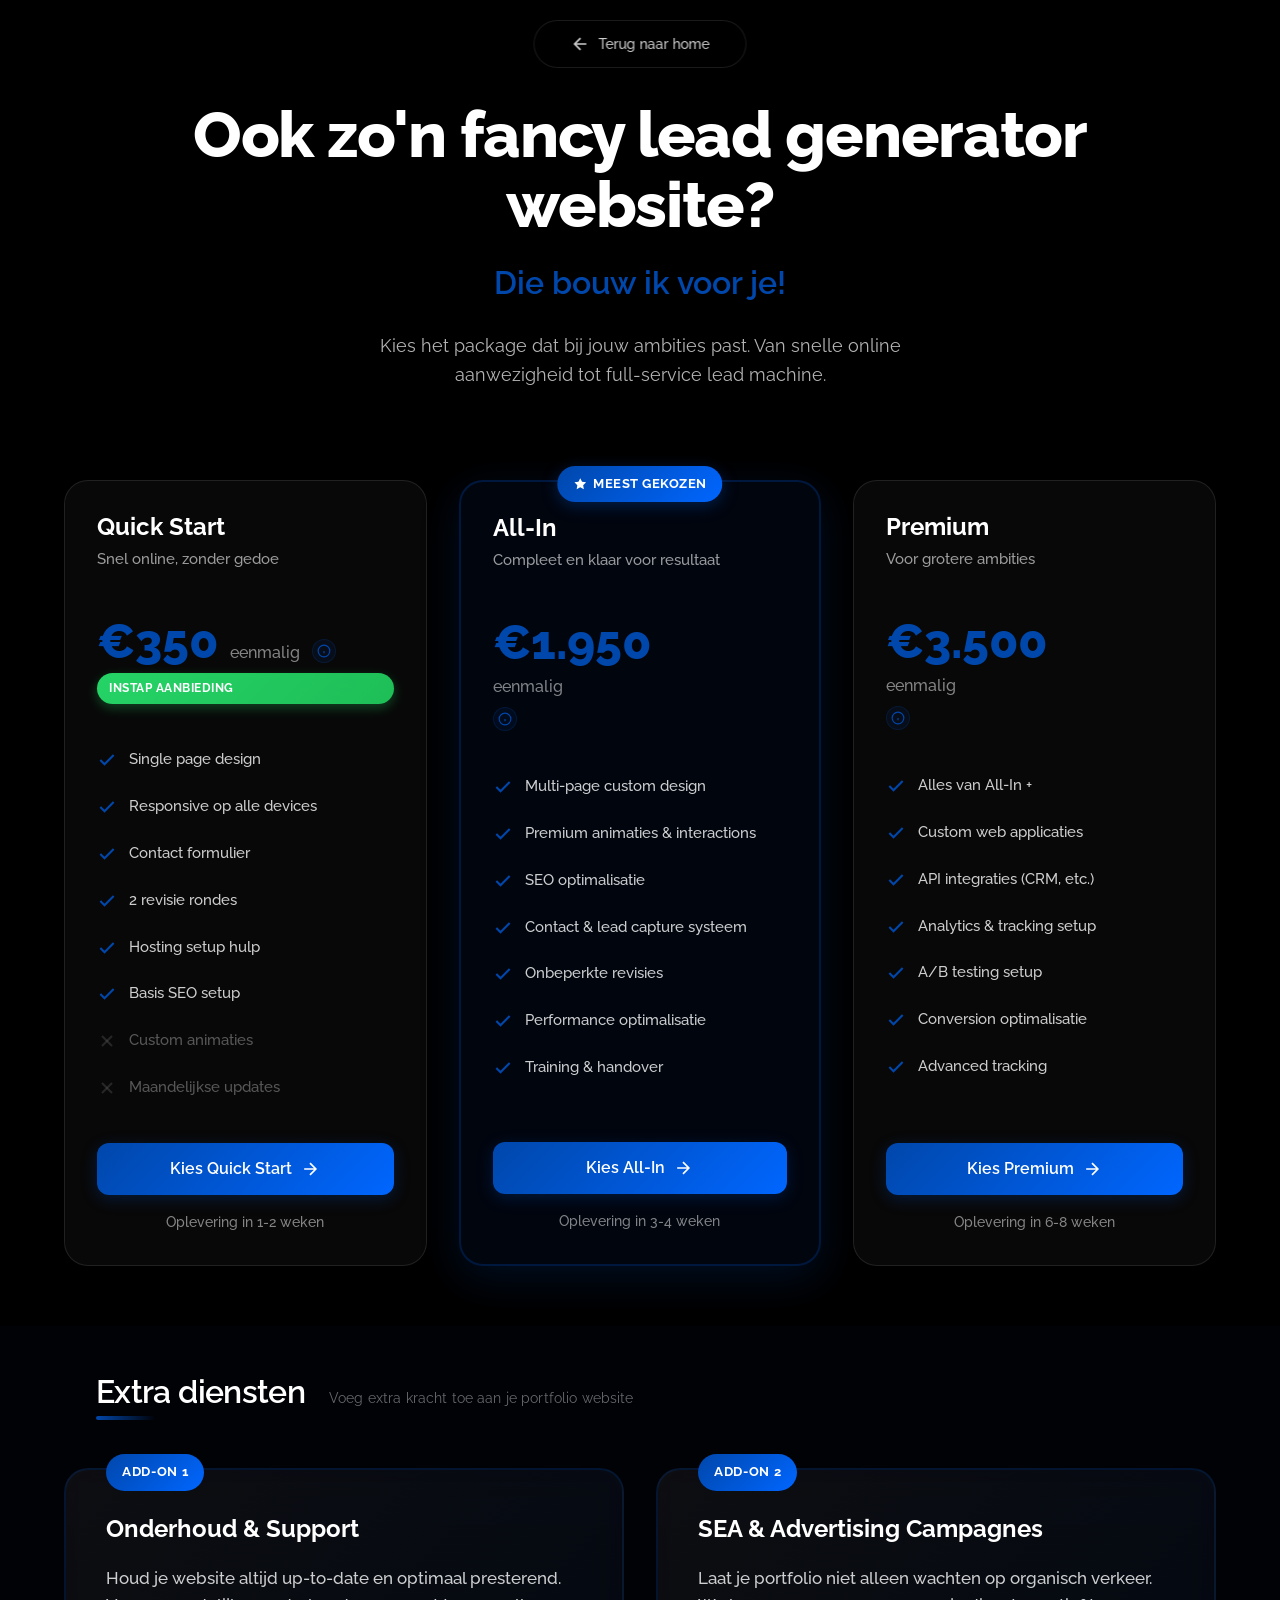
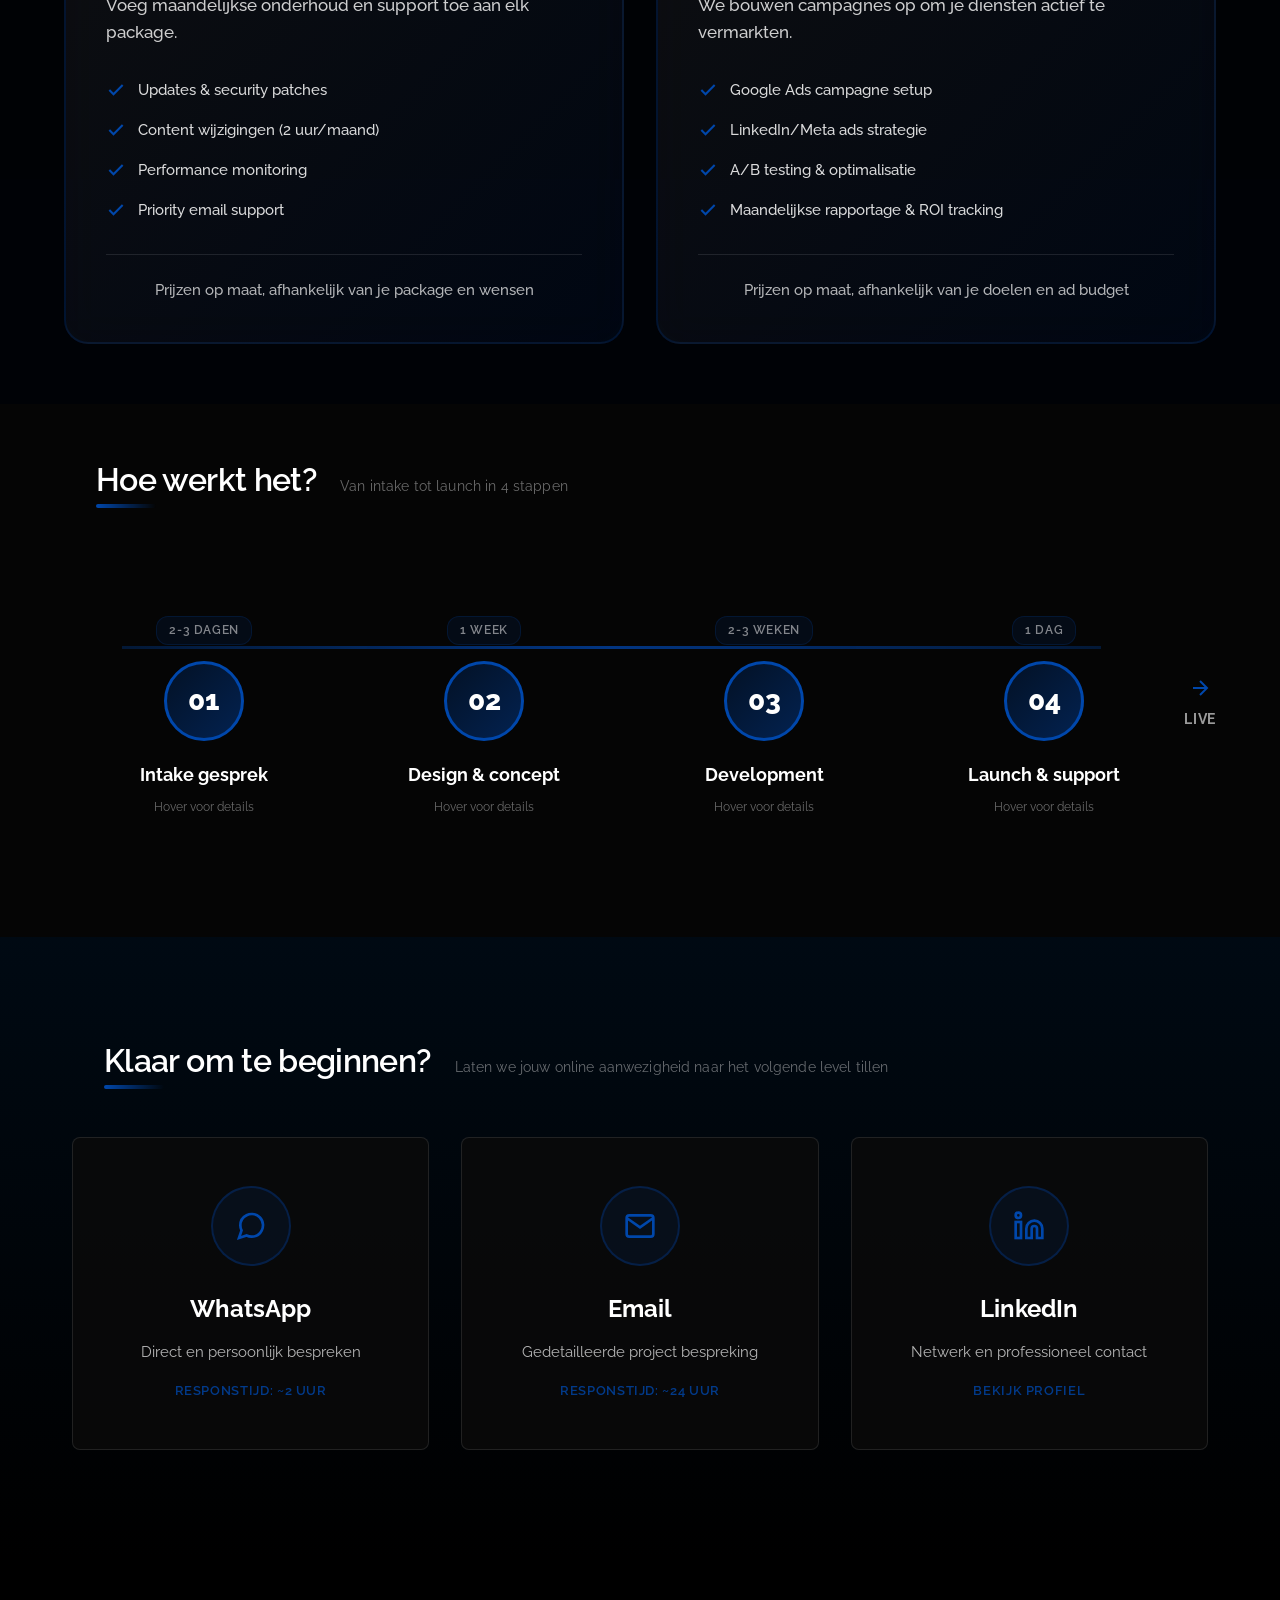
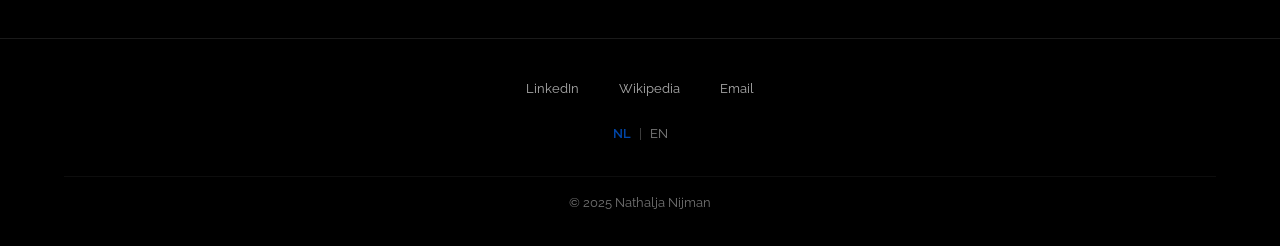
<file: portfolio-website.html>
<!DOCTYPE html>
<html lang="nl" data-theme="dark">
<head>
    <meta charset="UTF-8">
    <meta name="viewport" content="width=device-width, initial-scale=1.0">
    <title>Portfolio Website - Nathalja Nijman</title>

    <!-- Google Analytics -->
    <script async src="https://www.googletagmanager.com/gtag/js?id=G-JMLD724KEM"></script>
    <script src="js/gtag-init.js"></script>
    <link rel="stylesheet" href="css/style.css">
    <link rel="stylesheet" href="css/portfolio-offering.css">
    <link rel="stylesheet" href="components/contact.css">
    <link rel="stylesheet" href="components/mobile-bottom-nav.css">
    <link href="https://fonts.googleapis.com/css2?family=Raleway:ital,wght@0,100..900;1,100..900&display=swap" rel="stylesheet">
</head>
<body>
    <!-- Navigation Bar -->
    <header class="header" role="banner">
        <div class="header-container">
            <a href="index.html" class="back-link">
                <svg width="20" height="20" viewBox="0 0 24 24" fill="none" stroke="currentColor" stroke-width="2">
                    <path d="M19 12H5M12 19l-7-7 7-7"/>
                </svg>
                <span>Terug naar home</span>
            </a>
        </div>
    </header>

    <!-- Hero Section -->
    <section class="offering-hero">
        <div class="container">
            <h1>Ook zo'n fancy lead generator website?</h1>
            <p class="hero-subtitle">Die bouw ik voor je!</p>
            <p class="hero-description">Kies het package dat bij jouw ambities past. Van snelle online aanwezigheid tot full-service lead machine.</p>
        </div>
    </section>

    <!-- Pricing Section -->
    <section class="pricing-section">
        <div class="container">

            <!-- Comparison Grid -->
            <div class="comparison-grid">
                <!-- Quick Start Package -->
                <div class="package-card" data-package="starter">
                    <div class="package-header">
                        <h3>Quick Start</h3>
                        <p class="package-subtitle">Snel online, zonder gedoe</p>
                    </div>
                    <div class="package-pricing">
                        <div>
                            <span class="price">€350</span>
                            <span class="price-period">eenmalig</span>
                            <button class="price-info-trigger" data-tooltip="roi-quick">
                                <svg width="16" height="16" viewBox="0 0 24 24" fill="none" stroke="currentColor" stroke-width="2">
                                    <circle cx="12" cy="12" r="10"/>
                                    <path d="M12 16v-4M12 8h.01"/>
                                </svg>
                            </button>
                        </div>
                        <span class="price-badge">Instap aanbieding</span>
                    </div>
                    <ul class="package-features">
                        <li class="feature-item">
                            <svg class="check-icon" width="20" height="20" viewBox="0 0 24 24" fill="none" stroke="currentColor" stroke-width="2.5">
                                <polyline points="20 6 9 17 4 12"/>
                            </svg>
                            <span>Single page design</span>
                        </li>
                        <li class="feature-item">
                            <svg class="check-icon" width="20" height="20" viewBox="0 0 24 24" fill="none" stroke="currentColor" stroke-width="2.5">
                                <polyline points="20 6 9 17 4 12"/>
                            </svg>
                            <span>Responsive op alle devices</span>
                        </li>
                        <li class="feature-item">
                            <svg class="check-icon" width="20" height="20" viewBox="0 0 24 24" fill="none" stroke="currentColor" stroke-width="2.5">
                                <polyline points="20 6 9 17 4 12"/>
                            </svg>
                            <span>Contact formulier</span>
                        </li>
                        <li class="feature-item">
                            <svg class="check-icon" width="20" height="20" viewBox="0 0 24 24" fill="none" stroke="currentColor" stroke-width="2.5">
                                <polyline points="20 6 9 17 4 12"/>
                            </svg>
                            <span>2 revisie rondes</span>
                        </li>
                        <li class="feature-item">
                            <svg class="check-icon" width="20" height="20" viewBox="0 0 24 24" fill="none" stroke="currentColor" stroke-width="2.5">
                                <polyline points="20 6 9 17 4 12"/>
                            </svg>
                            <span>Hosting setup hulp</span>
                        </li>
                        <li class="feature-item">
                            <svg class="check-icon" width="20" height="20" viewBox="0 0 24 24" fill="none" stroke="currentColor" stroke-width="2.5">
                                <polyline points="20 6 9 17 4 12"/>
                            </svg>
                            <span>Basis SEO setup</span>
                        </li>
                        <li class="feature-item disabled">
                            <svg class="x-icon" width="20" height="20" viewBox="0 0 24 24" fill="none" stroke="currentColor" stroke-width="2.5">
                                <line x1="18" y1="6" x2="6" y2="18"/>
                                <line x1="6" y1="6" x2="18" y2="18"/>
                            </svg>
                            <span>Custom animaties</span>
                        </li>
                        <li class="feature-item disabled">
                            <svg class="x-icon" width="20" height="20" viewBox="0 0 24 24" fill="none" stroke="currentColor" stroke-width="2.5">
                                <line x1="18" y1="6" x2="6" y2="18"/>
                                <line x1="6" y1="6" x2="18" y2="18"/>
                            </svg>
                            <span>Maandelijkse updates</span>
                        </li>
                    </ul>
                    <button class="package-cta">
                        <span>Kies Quick Start</span>
                        <svg width="20" height="20" viewBox="0 0 24 24" fill="none" stroke="currentColor" stroke-width="2">
                            <path d="M5 12h14M12 5l7 7-7 7"/>
                        </svg>
                    </button>
                    <p class="delivery-time">Oplevering in 1-2 weken</p>
                </div>

                <!-- All-In Package (Best Value) -->
                <div class="package-card featured" data-package="professional">
                    <div class="best-value-badge">
                        <svg width="16" height="16" viewBox="0 0 24 24" fill="none" stroke="currentColor" stroke-width="2.5">
                            <path d="M12 2L15.09 8.26L22 9L17 14L18.18 21L12 17.77L5.82 21L7 14L2 9L8.91 8.26L12 2Z"/>
                        </svg>
                        <span>Meest gekozen</span>
                    </div>
                    <div class="package-header">
                        <h3>All-In</h3>
                        <p class="package-subtitle">Compleet en klaar voor resultaat</p>
                    </div>
                    <div class="package-pricing">
                        <span class="price">€1.950</span>
                        <span class="price-period">eenmalig</span>
                        <button class="price-info-trigger" data-tooltip="roi-allin">
                            <svg width="16" height="16" viewBox="0 0 24 24" fill="none" stroke="currentColor" stroke-width="2">
                                <circle cx="12" cy="12" r="10"/>
                                <path d="M12 16v-4M12 8h.01"/>
                            </svg>
                        </button>
                    </div>
                    <ul class="package-features">
                        <li class="feature-item">
                            <svg class="check-icon" width="20" height="20" viewBox="0 0 24 24" fill="none" stroke="currentColor" stroke-width="2.5">
                                <polyline points="20 6 9 17 4 12"/>
                            </svg>
                            <span>Multi-page custom design</span>
                        </li>
                        <li class="feature-item">
                            <svg class="check-icon" width="20" height="20" viewBox="0 0 24 24" fill="none" stroke="currentColor" stroke-width="2.5">
                                <polyline points="20 6 9 17 4 12"/>
                            </svg>
                            <span>Premium animaties & interactions</span>
                        </li>
                        <li class="feature-item">
                            <svg class="check-icon" width="20" height="20" viewBox="0 0 24 24" fill="none" stroke="currentColor" stroke-width="2.5">
                                <polyline points="20 6 9 17 4 12"/>
                            </svg>
                            <span>SEO optimalisatie</span>
                        </li>
                        <li class="feature-item">
                            <svg class="check-icon" width="20" height="20" viewBox="0 0 24 24" fill="none" stroke="currentColor" stroke-width="2.5">
                                <polyline points="20 6 9 17 4 12"/>
                            </svg>
                            <span>Contact & lead capture systeem</span>
                        </li>
                        <li class="feature-item">
                            <svg class="check-icon" width="20" height="20" viewBox="0 0 24 24" fill="none" stroke="currentColor" stroke-width="2.5">
                                <polyline points="20 6 9 17 4 12"/>
                            </svg>
                            <span>Onbeperkte revisies</span>
                        </li>
                        <li class="feature-item">
                            <svg class="check-icon" width="20" height="20" viewBox="0 0 24 24" fill="none" stroke="currentColor" stroke-width="2.5">
                                <polyline points="20 6 9 17 4 12"/>
                            </svg>
                            <span>Performance optimalisatie</span>
                        </li>
                        <li class="feature-item">
                            <svg class="check-icon" width="20" height="20" viewBox="0 0 24 24" fill="none" stroke="currentColor" stroke-width="2.5">
                                <polyline points="20 6 9 17 4 12"/>
                            </svg>
                            <span>Training & handover</span>
                        </li>
                    </ul>
                    <button class="package-cta">
                        <span>Kies All-In</span>
                        <svg width="20" height="20" viewBox="0 0 24 24" fill="none" stroke="currentColor" stroke-width="2">
                            <path d="M5 12h14M12 5l7 7-7 7"/>
                        </svg>
                    </button>
                    <p class="delivery-time">Oplevering in 3-4 weken</p>
                </div>

                <!-- Premium Package -->
                <div class="package-card" data-package="enterprise">
                    <div class="package-header">
                        <h3>Premium</h3>
                        <p class="package-subtitle">Voor grotere ambities</p>
                    </div>
                    <div class="package-pricing">
                        <span class="price">€3.500</span>
                        <span class="price-period">eenmalig</span>
                        <button class="price-info-trigger" data-tooltip="roi-premium">
                            <svg width="16" height="16" viewBox="0 0 24 24" fill="none" stroke="currentColor" stroke-width="2">
                                <circle cx="12" cy="12" r="10"/>
                                <path d="M12 16v-4M12 8h.01"/>
                            </svg>
                        </button>
                    </div>
                    <ul class="package-features">
                        <li class="feature-item">
                            <svg class="check-icon" width="20" height="20" viewBox="0 0 24 24" fill="none" stroke="currentColor" stroke-width="2.5">
                                <polyline points="20 6 9 17 4 12"/>
                            </svg>
                            <span>Alles van All-In +</span>
                        </li>
                        <li class="feature-item">
                            <svg class="check-icon" width="20" height="20" viewBox="0 0 24 24" fill="none" stroke="currentColor" stroke-width="2.5">
                                <polyline points="20 6 9 17 4 12"/>
                            </svg>
                            <span>Custom web applicaties</span>
                        </li>
                        <li class="feature-item">
                            <svg class="check-icon" width="20" height="20" viewBox="0 0 24 24" fill="none" stroke="currentColor" stroke-width="2.5">
                                <polyline points="20 6 9 17 4 12"/>
                            </svg>
                            <span>API integraties (CRM, etc.)</span>
                        </li>
                        <li class="feature-item">
                            <svg class="check-icon" width="20" height="20" viewBox="0 0 24 24" fill="none" stroke="currentColor" stroke-width="2.5">
                                <polyline points="20 6 9 17 4 12"/>
                            </svg>
                            <span>Analytics & tracking setup</span>
                        </li>
                        <li class="feature-item">
                            <svg class="check-icon" width="20" height="20" viewBox="0 0 24 24" fill="none" stroke="currentColor" stroke-width="2.5">
                                <polyline points="20 6 9 17 4 12"/>
                            </svg>
                            <span>A/B testing setup</span>
                        </li>
                        <li class="feature-item">
                            <svg class="check-icon" width="20" height="20" viewBox="0 0 24 24" fill="none" stroke="currentColor" stroke-width="2.5">
                                <polyline points="20 6 9 17 4 12"/>
                            </svg>
                            <span>Conversion optimalisatie</span>
                        </li>
                        <li class="feature-item">
                            <svg class="check-icon" width="20" height="20" viewBox="0 0 24 24" fill="none" stroke="currentColor" stroke-width="2.5">
                                <polyline points="20 6 9 17 4 12"/>
                            </svg>
                            <span>Advanced tracking</span>
                        </li>
                    </ul>
                    <button class="package-cta">
                        <span>Kies Premium</span>
                        <svg width="20" height="20" viewBox="0 0 24 24" fill="none" stroke="currentColor" stroke-width="2">
                            <path d="M5 12h14M12 5l7 7-7 7"/>
                        </svg>
                    </button>
                    <p class="delivery-time">Oplevering in 6-8 weken</p>
                </div>
            </div>
        </div>
    </section>

    <!-- Add-ons Section -->
    <section class="support-addon-section">
        <div class="container">
            <div class="section-header">
                <h2 class="addons-title">Extra diensten</h2>
                <p class="addons-subtitle">Voeg extra kracht toe aan je portfolio website</p>
            </div>

            <div class="addons-grid">
                <!-- Support Add-on -->
                <div class="addon-card">
                    <div class="addon-badge">Add-on 1</div>
                    <div class="addon-content">
                        <h3>Onderhoud & Support</h3>
                        <p>Houd je website altijd up-to-date en optimaal presterend. Voeg maandelijkse onderhoud en support toe aan elk package.</p>
                    <div class="addon-features">
                        <div class="addon-feature">
                            <svg width="20" height="20" viewBox="0 0 24 24" fill="none" stroke="currentColor" stroke-width="2.5">
                                <polyline points="20 6 9 17 4 12"/>
                            </svg>
                            <span>Updates & security patches</span>
                        </div>
                        <div class="addon-feature">
                            <svg width="20" height="20" viewBox="0 0 24 24" fill="none" stroke="currentColor" stroke-width="2.5">
                                <polyline points="20 6 9 17 4 12"/>
                            </svg>
                            <span>Content wijzigingen (2 uur/maand)</span>
                        </div>
                        <div class="addon-feature">
                            <svg width="20" height="20" viewBox="0 0 24 24" fill="none" stroke="currentColor" stroke-width="2.5">
                                <polyline points="20 6 9 17 4 12"/>
                            </svg>
                            <span>Performance monitoring</span>
                        </div>
                        <div class="addon-feature">
                            <svg width="20" height="20" viewBox="0 0 24 24" fill="none" stroke="currentColor" stroke-width="2.5">
                                <polyline points="20 6 9 17 4 12"/>
                            </svg>
                            <span>Priority email support</span>
                        </div>
                    </div>
                    <div class="addon-pricing">
                        <p class="addon-info-text">Prijzen op maat, afhankelijk van je package en wensen</p>
                    </div>
                </div>
            </div>

            <!-- SEA/Advertising Add-on -->
            <div class="addon-card">
                <div class="addon-badge">Add-on 2</div>
                <div class="addon-content">
                    <h3>SEA & Advertising Campagnes</h3>
                    <p>Laat je portfolio niet alleen wachten op organisch verkeer. We bouwen campagnes op om je diensten actief te vermarkten.</p>
                    <div class="addon-features">
                        <div class="addon-feature">
                            <svg width="20" height="20" viewBox="0 0 24 24" fill="none" stroke="currentColor" stroke-width="2.5">
                                <polyline points="20 6 9 17 4 12"/>
                            </svg>
                            <span>Google Ads campagne setup</span>
                        </div>
                        <div class="addon-feature">
                            <svg width="20" height="20" viewBox="0 0 24 24" fill="none" stroke="currentColor" stroke-width="2.5">
                                <polyline points="20 6 9 17 4 12"/>
                            </svg>
                            <span>LinkedIn/Meta ads strategie</span>
                        </div>
                        <div class="addon-feature">
                            <svg width="20" height="20" viewBox="0 0 24 24" fill="none" stroke="currentColor" stroke-width="2.5">
                                <polyline points="20 6 9 17 4 12"/>
                            </svg>
                            <span>A/B testing & optimalisatie</span>
                        </div>
                        <div class="addon-feature">
                            <svg width="20" height="20" viewBox="0 0 24 24" fill="none" stroke="currentColor" stroke-width="2.5">
                                <polyline points="20 6 9 17 4 12"/>
                            </svg>
                            <span>Maandelijkse rapportage & ROI tracking</span>
                        </div>
                    </div>
                    <div class="addon-pricing">
                        <p class="addon-info-text">Prijzen op maat, afhankelijk van je doelen en ad budget</p>
                    </div>
                </div>
            </div>
        </div>
        </div>
    </section>

    <!-- Process Section -->
    <section class="process-section">
        <div class="container">
            <div class="section-header">
                <h2>Hoe werkt het?</h2>
                <p class="section-subtitle">Van intake tot launch in 4 stappen</p>
            </div>

            <div class="timeline-journey">
                <div class="timeline-connector"></div>

                <div class="timeline-milestone" data-step="1">
                    <div class="milestone-time">2-3 dagen</div>
                    <div class="milestone-dot">
                        <span class="milestone-number">01</span>
                    </div>
                    <h3 class="milestone-title">Intake gesprek</h3>
                    <p class="milestone-hint">Hover voor details</p>

                    <div class="milestone-details">
                        <div class="detail-section">
                            <h4>Wat gebeurt er?</h4>
                            <p>Kennismaking en doelen bespreken. We gaan diep in op jouw visie, doelgroep en wat je wilt bereiken.</p>
                        </div>
                        <div class="detail-section">
                            <h4>Wat moet jij doen?</h4>
                            <ul>
                                <li>Voorbeelden van sites die je mooi vindt</li>
                                <li>Logo en brand kleuren (indien beschikbaar)</li>
                                <li>Content (teksten, foto's)</li>
                            </ul>
                        </div>
                        <div class="detail-section">
                            <h4>Wat ontvang je?</h4>
                            <ul>
                                <li>Project plan met timeline</li>
                                <li>Moodboard met visuele richting</li>
                            </ul>
                        </div>
                    </div>
                </div>

                <div class="timeline-milestone" data-step="2">
                    <div class="milestone-time">1 week</div>
                    <div class="milestone-dot">
                        <span class="milestone-number">02</span>
                    </div>
                    <h3 class="milestone-title">Design & concept</h3>
                    <p class="milestone-hint">Hover voor details</p>

                    <div class="milestone-details">
                        <div class="detail-section">
                            <h4>Wat gebeurt er?</h4>
                            <p>Ik ontwerp custom designs in Figma die perfect passen bij jouw persoonlijke merk en doelgroep.</p>
                        </div>
                        <div class="detail-section">
                            <h4>Wat moet jij doen?</h4>
                            <ul>
                                <li>Feedback geven op designs</li>
                                <li>Definitieve content aanleveren</li>
                            </ul>
                        </div>
                        <div class="detail-section">
                            <h4>Wat ontvang je?</h4>
                            <ul>
                                <li>Figma designs (desktop + mobiel)</li>
                                <li>Style guide (kleuren, fonts)</li>
                            </ul>
                        </div>
                    </div>
                </div>

                <div class="timeline-milestone" data-step="3">
                    <div class="milestone-time">2-3 weken</div>
                    <div class="milestone-dot">
                        <span class="milestone-number">03</span>
                    </div>
                    <h3 class="milestone-title">Development</h3>
                    <p class="milestone-hint">Hover voor details</p>

                    <div class="milestone-details">
                        <div class="detail-section">
                            <h4>Wat gebeurt er?</h4>
                            <p>Ik bouw je website met moderne tech stack. Clean code, super snel, perfect responsive.</p>
                        </div>
                        <div class="detail-section">
                            <h4>Wat moet jij doen?</h4>
                            <ul>
                                <li>Laatste content aanpassingen</li>
                                <li>Testen op jouw devices</li>
                            </ul>
                        </div>
                        <div class="detail-section">
                            <h4>Wat ontvang je?</h4>
                            <ul>
                                <li>Staging URL voor preview</li>
                                <li>Weekly progress updates</li>
                            </ul>
                        </div>
                    </div>
                </div>

                <div class="timeline-milestone" data-step="4">
                    <div class="milestone-time">1 dag</div>
                    <div class="milestone-dot">
                        <span class="milestone-number">04</span>
                    </div>
                    <h3 class="milestone-title">Launch & support</h3>
                    <p class="milestone-hint">Hover voor details</p>

                    <div class="milestone-details">
                        <div class="detail-section">
                            <h4>Wat gebeurt er?</h4>
                            <p>We gaan live! Ik configureer alles, test grondig, en monitor de eerste dagen closely.</p>
                        </div>
                        <div class="detail-section">
                            <h4>Wat moet jij doen?</h4>
                            <ul>
                                <li>Finale goedkeuring geven</li>
                                <li>Domein koppelen (help ik mee)</li>
                            </ul>
                        </div>
                        <div class="detail-section">
                            <h4>Wat ontvang je?</h4>
                            <ul>
                                <li>Live website 🚀</li>
                                <li>Documentatie</li>
                                <li>1 maand gratis support</li>
                            </ul>
                        </div>
                    </div>
                </div>

                <div class="timeline-end">
                    <svg width="24" height="24" viewBox="0 0 24 24" fill="none" stroke="currentColor" stroke-width="2">
                        <path d="M5 12h14M12 5l7 7-7 7"/>
                    </svg>
                    <span>LIVE</span>
                </div>
            </div>
        </div>
    </section>

    <!-- Contact Section -->
    <section class="contact-section">
        <div class="contact-container">
            <div class="contact-header">
                <h2 class="section-title">Klaar om te beginnen?</h2>
                <p class="contact-tagline">Laten we jouw online aanwezigheid naar het volgende level tillen</p>
            </div>

            <div class="contact-options-grid">
                <!-- WhatsApp Option -->
                <a href="https://wa.me/31657591440?text=Hoi%20Nathalja,%20ik%20wil%20graag%20een%20portfolio%20website!" target="_blank" rel="noopener noreferrer" class="contact-option-card whatsapp">
                    <div class="option-icon">
                        <svg width="32" height="32" viewBox="0 0 24 24" fill="none" stroke="currentColor" stroke-width="2">
                            <path d="M21 11.5a8.38 8.38 0 0 1-.9 3.8 8.5 8.5 0 0 1-7.6 4.7 8.38 8.38 0 0 1-3.8-.9L3 21l1.9-5.7a8.38 8.38 0 0 1-.9-3.8 8.5 8.5 0 0 1 4.7-7.6 8.38 8.38 0 0 1 3.8-.9h.5a8.48 8.48 0 0 1 8 8v.5z"/>
                        </svg>
                    </div>
                    <h3>WhatsApp</h3>
                    <p>Direct en persoonlijk bespreken</p>
                    <span class="response-time">Responstijd: ~2 uur</span>
                </a>

                <!-- Email Option -->
                <a href="mailto:nathaljanijman@hotmail.com?subject=Portfolio Website Aanvraag" class="contact-option-card email">
                    <div class="option-icon">
                        <svg width="32" height="32" viewBox="0 0 24 24" fill="none" stroke="currentColor" stroke-width="2">
                            <path d="M4 4h16c1.1 0 2 .9 2 2v12c0 1.1-.9 2-2 2H4c-1.1 0-2-.9-2-2V6c0-1.1.9-2 2-2z"/>
                            <polyline points="22,6 12,13 2,6"/>
                        </svg>
                    </div>
                    <h3>Email</h3>
                    <p>Gedetailleerde project bespreking</p>
                    <span class="response-time">Responstijd: ~24 uur</span>
                </a>

                <!-- LinkedIn Option -->
                <a href="https://linkedin.com/in/nathalja-nijman-86410389" target="_blank" rel="noopener noreferrer" class="contact-option-card linkedin">
                    <div class="option-icon">
                        <svg width="32" height="32" viewBox="0 0 24 24" fill="none" stroke="currentColor" stroke-width="2">
                            <path d="M16 8a6 6 0 0 1 6 6v7h-4v-7a2 2 0 0 0-2-2 2 2 0 0 0-2 2v7h-4v-7a6 6 0 0 1 6-6z"/>
                            <rect x="2" y="9" width="4" height="12"/>
                            <circle cx="4" cy="4" r="2"/>
                        </svg>
                    </div>
                    <h3>LinkedIn</h3>
                    <p>Netwerk en professioneel contact</p>
                    <span class="response-time">Bekijk profiel</span>
                </a>
            </div>
        </div>
    </section>

    <!-- Simple Footer -->
    <footer class="simple-footer">
        <div class="container">
            <div class="footer-links">
                <a href="https://linkedin.com/in/nathalja-nijman-86410389" target="_blank" rel="noopener noreferrer">LinkedIn</a>
                <a href="https://nl.wikipedia.org/wiki/Nathalja_Nijman" target="_blank" rel="noopener noreferrer">Wikipedia</a>
                <a href="mailto:nathaljanijman@hotmail.com">Email</a>
            </div>
            <div class="footer-language">
                <button class="footer-lang-btn active" data-lang="nl">NL</button>
                <span class="footer-lang-separator">|</span>
                <button class="footer-lang-btn" data-lang="en">EN</button>
            </div>
            <p class="footer-rights">&copy; 2025 Nathalja Nijman</p>
        </div>
    </footer>

    <!-- Tooltips -->
    <div class="tooltip" id="roi-quick">
        <div class="tooltip-content">
            <h4>Waarom €499?</h4>
            <p>Terugverdiend met <strong>1 opdracht</strong>. Een portfolio trekt klanten die jou anders niet hadden gevonden.</p>
            <span class="tooltip-value">ROI: Oneindig (eenmalige investering, lifetime leads)</span>
        </div>
    </div>

    <div class="tooltip" id="roi-allin">
        <div class="tooltip-content">
            <h4>Waarom €1.950?</h4>
            <p>Verwacht <strong>3-5 leads per maand</strong> dankzij SEO en professional design.</p>
            <span class="tooltip-value">Jaar 1: €15.000+ omzet = 8x ROI</span>
        </div>
    </div>

    <div class="tooltip" id="roi-premium">
        <div class="tooltip-content">
            <h4>Waarom €3.500?</h4>
            <p>Met analytics en optimalisatie trek je <strong>10+ leads per maand</strong>.</p>
            <span class="tooltip-value">Jaar 1: €50.000+ omzet = 14x ROI</span>
        </div>
    </div>

    <!-- Mobile Bottom Navigation -->
    <nav class="mobile-bottom-nav" role="navigation" aria-label="Mobile bottom navigation">
        <div class="mobile-bottom-nav-container">
            <a href="index.html#home" class="mobile-nav-item" aria-label="Home section">
                <div class="mobile-nav-icon">
                    <svg viewBox="0 0 24 24" fill="none" stroke="currentColor" stroke-width="2">
                        <path d="M3 9l9-7 9 7v11a2 2 0 0 1-2 2H5a2 2 0 0 1-2-2z"/>
                        <polyline points="9 22 9 12 15 12 15 22"/>
                    </svg>
                </div>
                <span class="mobile-nav-label">Home</span>
            </a>

            <a href="index.html#projects" class="mobile-nav-item" aria-label="Projects section">
                <div class="mobile-nav-icon">
                    <svg viewBox="0 0 24 24" fill="none" stroke="currentColor" stroke-width="2">
                        <rect x="3" y="3" width="7" height="7"/>
                        <rect x="14" y="3" width="7" height="7"/>
                        <rect x="14" y="14" width="7" height="7"/>
                        <rect x="3" y="14" width="7" height="7"/>
                    </svg>
                </div>
                <span class="mobile-nav-label">Projecten</span>
            </a>

            <a href="index.html#about" class="mobile-nav-item" aria-label="About section">
                <div class="mobile-nav-icon">
                    <svg viewBox="0 0 24 24" fill="none" stroke="currentColor" stroke-width="2">
                        <path d="M20 21v-2a4 4 0 0 0-4-4H8a4 4 0 0 0-4 4v2"/>
                        <circle cx="12" cy="7" r="4"/>
                    </svg>
                </div>
                <span class="mobile-nav-label">Bio</span>
            </a>

            <a href="index.html#contact" class="mobile-nav-item" aria-label="Contact section">
                <div class="mobile-nav-icon">
                    <svg viewBox="0 0 24 24" fill="none" stroke="currentColor" stroke-width="2">
                        <path d="M4 4h16c1.1 0 2 .9 2 2v12c0 1.1-.9 2-2 2H4c-1.1 0-2-.9-2-2V6c0-1.1.9-2 2-2z"/>
                        <polyline points="22,6 12,13 2,6"/>
                    </svg>
                </div>
                <span class="mobile-nav-label">Contact</span>
            </a>
        </div>
    </nav>

    <script src="js/portfolio-offering.js"></script>
    <script src="js/analytics.js"></script>
</body>
</html>
</file>
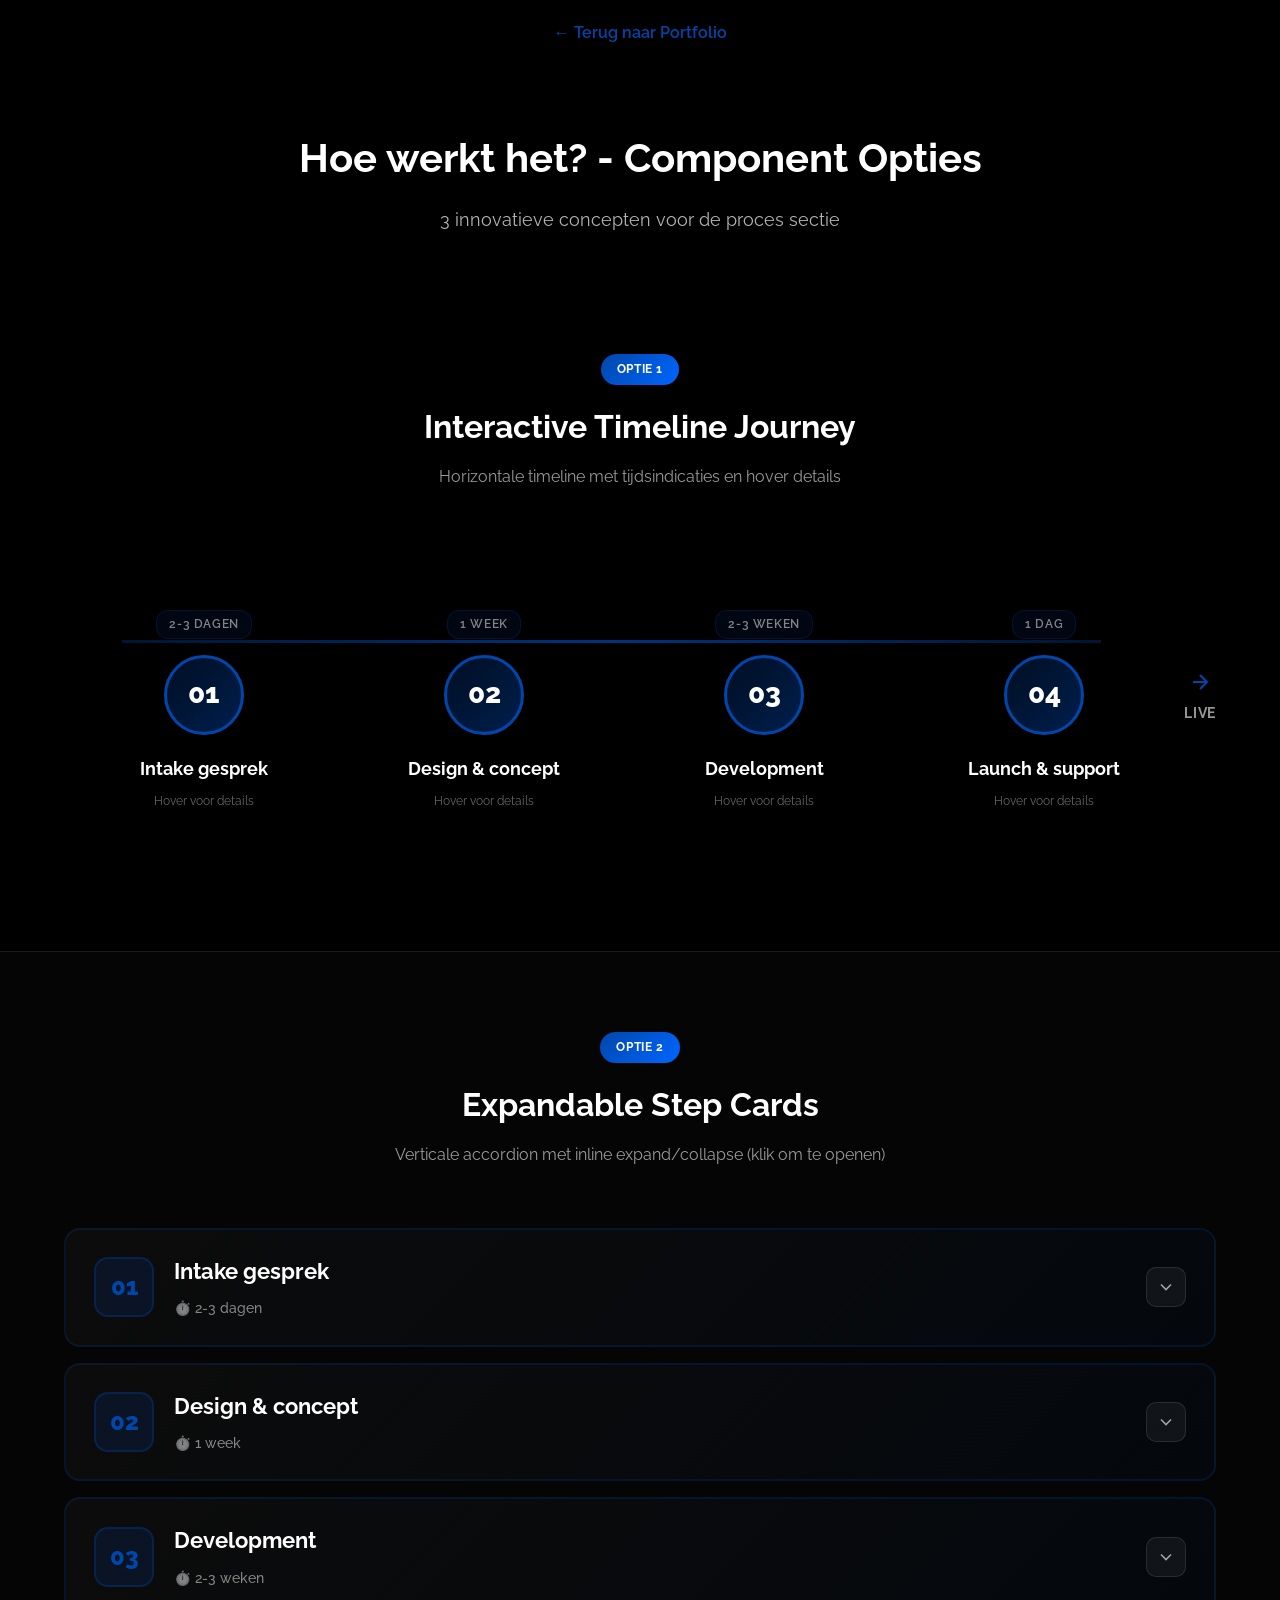
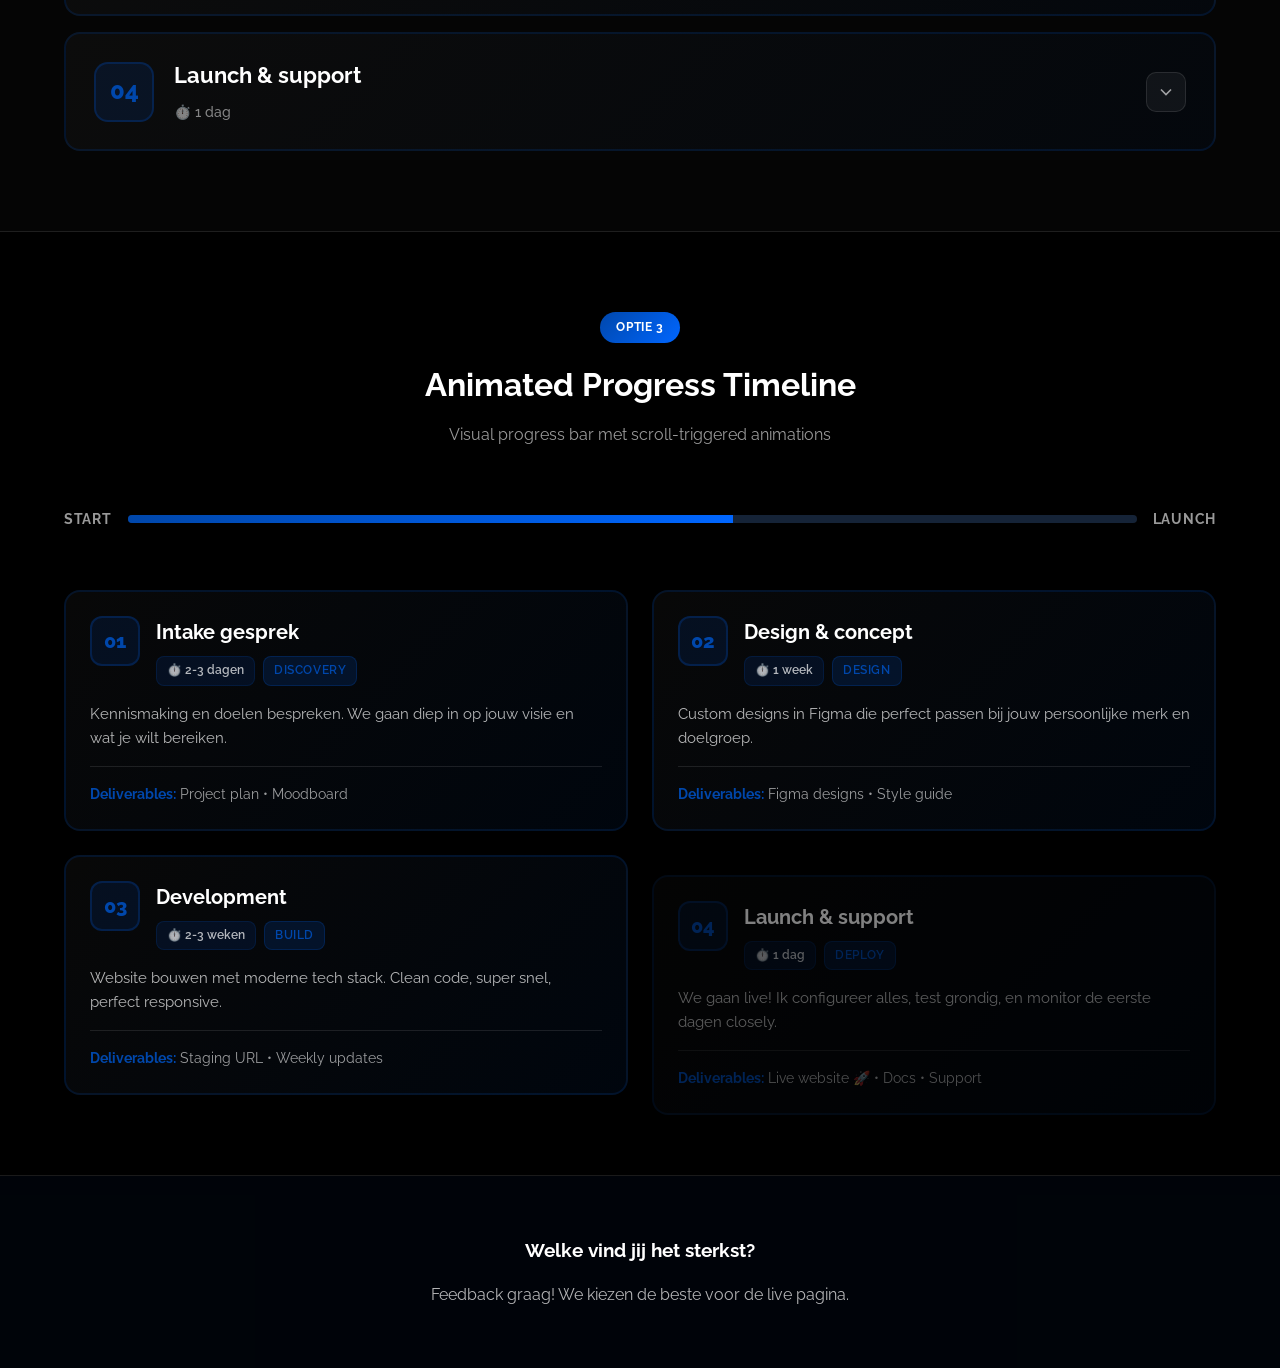
<file: process-preview.html>
<!DOCTYPE html>
<html lang="nl" data-theme="dark">
<head>
    <meta charset="UTF-8">
    <meta name="viewport" content="width=device-width, initial-scale=1.0">
    <title>Process Components Preview - Nathalja Nijman</title>
    <link rel="stylesheet" href="css/style.css">
    <link rel="stylesheet" href="css/process-preview.css">
    <link href="https://fonts.googleapis.com/css2?family=Raleway:ital,wght@0,100..900;1,100..900&display=swap" rel="stylesheet">
</head>
<body>
    <!-- Navigation -->
    <header style="padding: 20px 0; text-align: center; background: rgba(0,0,0,0.5); position: sticky; top: 0; z-index: 100;">
        <a href="portfolio-website.html" style="color: #0047AB; text-decoration: none; font-weight: 600;">← Terug naar Portfolio</a>
    </header>

    <!-- Preview Header -->
    <section style="padding: 60px 0 40px; text-align: center;">
        <div class="container">
            <h1 style="font-size: 2.5rem; margin: 0 0 16px 0; color: white;">Hoe werkt het? - Component Opties</h1>
            <p style="color: rgba(255,255,255,0.7); font-size: 1.1rem;">3 innovatieve concepten voor de proces sectie</p>
        </div>
    </section>

    <!-- OPTIE 1: Interactive Timeline Journey -->
    <section class="preview-section">
        <div class="container">
            <div class="preview-header">
                <span class="preview-badge">Optie 1</span>
                <h2>Interactive Timeline Journey</h2>
                <p>Horizontale timeline met tijdsindicaties en hover details</p>
            </div>

            <div class="timeline-journey">
                <div class="timeline-connector"></div>

                <div class="timeline-milestone" data-step="1">
                    <div class="milestone-time">2-3 dagen</div>
                    <div class="milestone-dot">
                        <span class="milestone-number">01</span>
                    </div>
                    <h3 class="milestone-title">Intake gesprek</h3>
                    <p class="milestone-hint">Hover voor details</p>

                    <div class="milestone-details">
                        <div class="detail-section">
                            <h4>Wat gebeurt er?</h4>
                            <p>Kennismaking en doelen bespreken. We gaan diep in op jouw visie, doelgroep en wat je wilt bereiken.</p>
                        </div>
                        <div class="detail-section">
                            <h4>Wat moet jij doen?</h4>
                            <ul>
                                <li>Voorbeelden van sites die je mooi vindt</li>
                                <li>Logo en brand kleuren (indien beschikbaar)</li>
                                <li>Content (teksten, foto's)</li>
                            </ul>
                        </div>
                        <div class="detail-section">
                            <h4>Wat ontvang je?</h4>
                            <ul>
                                <li>Project plan met timeline</li>
                                <li>Moodboard met visuele richting</li>
                            </ul>
                        </div>
                    </div>
                </div>

                <div class="timeline-milestone" data-step="2">
                    <div class="milestone-time">1 week</div>
                    <div class="milestone-dot">
                        <span class="milestone-number">02</span>
                    </div>
                    <h3 class="milestone-title">Design & concept</h3>
                    <p class="milestone-hint">Hover voor details</p>

                    <div class="milestone-details">
                        <div class="detail-section">
                            <h4>Wat gebeurt er?</h4>
                            <p>Ik ontwerp custom designs in Figma die perfect passen bij jouw persoonlijke merk en doelgroep.</p>
                        </div>
                        <div class="detail-section">
                            <h4>Wat moet jij doen?</h4>
                            <ul>
                                <li>Feedback geven op designs</li>
                                <li>Definitieve content aanleveren</li>
                            </ul>
                        </div>
                        <div class="detail-section">
                            <h4>Wat ontvang je?</h4>
                            <ul>
                                <li>Figma designs (desktop + mobiel)</li>
                                <li>Style guide (kleuren, fonts)</li>
                            </ul>
                        </div>
                    </div>
                </div>

                <div class="timeline-milestone" data-step="3">
                    <div class="milestone-time">2-3 weken</div>
                    <div class="milestone-dot">
                        <span class="milestone-number">03</span>
                    </div>
                    <h3 class="milestone-title">Development</h3>
                    <p class="milestone-hint">Hover voor details</p>

                    <div class="milestone-details">
                        <div class="detail-section">
                            <h4>Wat gebeurt er?</h4>
                            <p>Ik bouw je website met moderne tech stack. Clean code, super snel, perfect responsive.</p>
                        </div>
                        <div class="detail-section">
                            <h4>Wat moet jij doen?</h4>
                            <ul>
                                <li>Laatste content aanpassingen</li>
                                <li>Testen op jouw devices</li>
                            </ul>
                        </div>
                        <div class="detail-section">
                            <h4>Wat ontvang je?</h4>
                            <ul>
                                <li>Staging URL voor preview</li>
                                <li>Weekly progress updates</li>
                            </ul>
                        </div>
                    </div>
                </div>

                <div class="timeline-milestone" data-step="4">
                    <div class="milestone-time">1 dag</div>
                    <div class="milestone-dot">
                        <span class="milestone-number">04</span>
                    </div>
                    <h3 class="milestone-title">Launch & support</h3>
                    <p class="milestone-hint">Hover voor details</p>

                    <div class="milestone-details">
                        <div class="detail-section">
                            <h4>Wat gebeurt er?</h4>
                            <p>We gaan live! Ik configureer alles, test grondig, en monitor de eerste dagen closely.</p>
                        </div>
                        <div class="detail-section">
                            <h4>Wat moet jij doen?</h4>
                            <ul>
                                <li>Finale goedkeuring geven</li>
                                <li>Domein koppelen (help ik mee)</li>
                            </ul>
                        </div>
                        <div class="detail-section">
                            <h4>Wat ontvang je?</h4>
                            <ul>
                                <li>Live website</li>
                                <li>Documentatie</li>
                                <li>1 maand gratis support</li>
                            </ul>
                        </div>
                    </div>
                </div>

                <div class="timeline-end">
                    <svg width="24" height="24" viewBox="0 0 24 24" fill="none" stroke="currentColor" stroke-width="2">
                        <path d="M5 12h14M12 5l7 7-7 7"/>
                    </svg>
                    <span>LIVE</span>
                </div>
            </div>
        </div>
    </section>

    <!-- OPTIE 2: Vertical Accordion Steps -->
    <section class="preview-section" style="background: rgba(255,255,255,0.02);">
        <div class="container">
            <div class="preview-header">
                <span class="preview-badge">Optie 2</span>
                <h2>Expandable Step Cards</h2>
                <p>Verticale accordion met inline expand/collapse (klik om te openen)</p>
            </div>

            <div class="accordion-steps">
                <div class="accordion-step" data-accordion="1">
                    <div class="accordion-header">
                        <div class="accordion-left">
                            <div class="accordion-number">01</div>
                            <div class="accordion-info">
                                <h3>Intake gesprek</h3>
                                <span class="accordion-duration">⏱️ 2-3 dagen</span>
                            </div>
                        </div>
                        <button class="accordion-toggle" aria-label="Toggle details">
                            <svg width="20" height="20" viewBox="0 0 24 24" fill="none" stroke="currentColor" stroke-width="2">
                                <polyline points="6 9 12 15 18 9"/>
                            </svg>
                        </button>
                    </div>
                    <div class="accordion-content">
                        <div class="accordion-grid">
                            <div class="accordion-col">
                                <h4>📋 Wat gebeurt er?</h4>
                                <p>Kennismaking en doelen bespreken. We gaan diep in op jouw visie, doelgroep en wat je wilt bereiken.</p>
                            </div>
                            <div class="accordion-col">
                                <h4>✅ Jouw taken</h4>
                                <ul>
                                    <li>Voorbeelden sites verzamelen</li>
                                    <li>Logo + brand kleuren aanleveren</li>
                                    <li>Eerste content klaar maken</li>
                                </ul>
                            </div>
                            <div class="accordion-col">
                                <h4>📦 Deliverables</h4>
                                <ul>
                                    <li>Project plan met timeline</li>
                                    <li>Moodboard visuele richting</li>
                                </ul>
                            </div>
                        </div>
                    </div>
                </div>

                <div class="accordion-step" data-accordion="2">
                    <div class="accordion-header">
                        <div class="accordion-left">
                            <div class="accordion-number">02</div>
                            <div class="accordion-info">
                                <h3>Design & concept</h3>
                                <span class="accordion-duration">⏱️ 1 week</span>
                            </div>
                        </div>
                        <button class="accordion-toggle" aria-label="Toggle details">
                            <svg width="20" height="20" viewBox="0 0 24 24" fill="none" stroke="currentColor" stroke-width="2">
                                <polyline points="6 9 12 15 18 9"/>
                            </svg>
                        </button>
                    </div>
                    <div class="accordion-content">
                        <div class="accordion-grid">
                            <div class="accordion-col">
                                <h4>📋 Wat gebeurt er?</h4>
                                <p>Ik ontwerp custom designs in Figma die perfect passen bij jouw persoonlijke merk en doelgroep.</p>
                            </div>
                            <div class="accordion-col">
                                <h4>✅ Jouw taken</h4>
                                <ul>
                                    <li>Feedback op designs</li>
                                    <li>Definitieve content aanleveren</li>
                                </ul>
                            </div>
                            <div class="accordion-col">
                                <h4>📦 Deliverables</h4>
                                <ul>
                                    <li>Figma designs (desktop + mobiel)</li>
                                    <li>Style guide (kleuren, fonts)</li>
                                </ul>
                            </div>
                        </div>
                    </div>
                </div>

                <div class="accordion-step" data-accordion="3">
                    <div class="accordion-header">
                        <div class="accordion-left">
                            <div class="accordion-number">03</div>
                            <div class="accordion-info">
                                <h3>Development</h3>
                                <span class="accordion-duration">⏱️ 2-3 weken</span>
                            </div>
                        </div>
                        <button class="accordion-toggle" aria-label="Toggle details">
                            <svg width="20" height="20" viewBox="0 0 24 24" fill="none" stroke="currentColor" stroke-width="2">
                                <polyline points="6 9 12 15 18 9"/>
                            </svg>
                        </button>
                    </div>
                    <div class="accordion-content">
                        <div class="accordion-grid">
                            <div class="accordion-col">
                                <h4>📋 Wat gebeurt er?</h4>
                                <p>Ik bouw je website met moderne tech stack. Clean code, super snel, perfect responsive.</p>
                            </div>
                            <div class="accordion-col">
                                <h4>✅ Jouw taken</h4>
                                <ul>
                                    <li>Laatste content aanpassingen</li>
                                    <li>Testen op jouw devices</li>
                                </ul>
                            </div>
                            <div class="accordion-col">
                                <h4>📦 Deliverables</h4>
                                <ul>
                                    <li>Staging URL voor preview</li>
                                    <li>Weekly progress updates</li>
                                </ul>
                            </div>
                        </div>
                    </div>
                </div>

                <div class="accordion-step" data-accordion="4">
                    <div class="accordion-header">
                        <div class="accordion-left">
                            <div class="accordion-number">04</div>
                            <div class="accordion-info">
                                <h3>Launch & support</h3>
                                <span class="accordion-duration">⏱️ 1 dag</span>
                            </div>
                        </div>
                        <button class="accordion-toggle" aria-label="Toggle details">
                            <svg width="20" height="20" viewBox="0 0 24 24" fill="none" stroke="currentColor" stroke-width="2">
                                <polyline points="6 9 12 15 18 9"/>
                            </svg>
                        </button>
                    </div>
                    <div class="accordion-content">
                        <div class="accordion-grid">
                            <div class="accordion-col">
                                <h4>📋 Wat gebeurt er?</h4>
                                <p>We gaan live! Ik configureer alles, test grondig, en monitor de eerste dagen closely.</p>
                            </div>
                            <div class="accordion-col">
                                <h4>✅ Jouw taken</h4>
                                <ul>
                                    <li>Finale goedkeuring</li>
                                    <li>Domein koppelen</li>
                                </ul>
                            </div>
                            <div class="accordion-col">
                                <h4>📦 Deliverables</h4>
                                <ul>
                                    <li>Live website 🚀</li>
                                    <li>Documentatie</li>
                                    <li>1 maand gratis support</li>
                                </ul>
                            </div>
                        </div>
                    </div>
                </div>
            </div>
        </div>
    </section>

    <!-- OPTIE 3: Progress Bar Timeline -->
    <section class="preview-section">
        <div class="container">
            <div class="preview-header">
                <span class="preview-badge">Optie 3</span>
                <h2>Animated Progress Timeline</h2>
                <p>Visual progress bar met scroll-triggered animations</p>
            </div>

            <div class="progress-timeline">
                <div class="progress-header">
                    <span class="progress-label">Start</span>
                    <div class="progress-bar-container">
                        <div class="progress-bar-bg"></div>
                        <div class="progress-bar-fill" id="progressFill"></div>
                    </div>
                    <span class="progress-label">Launch</span>
                </div>

                <div class="progress-steps">
                    <div class="progress-step" data-progress="1">
                        <div class="progress-card">
                            <div class="progress-step-header">
                                <div class="progress-number">01</div>
                                <div class="progress-meta">
                                    <h3>Intake gesprek</h3>
                                    <div class="progress-badges">
                                        <span class="badge-time">⏱️ 2-3 dagen</span>
                                        <span class="badge-phase">Discovery</span>
                                    </div>
                                </div>
                            </div>
                            <p class="progress-description">Kennismaking en doelen bespreken. We gaan diep in op jouw visie en wat je wilt bereiken.</p>
                            <div class="progress-deliverables">
                                <strong>Deliverables:</strong> Project plan • Moodboard
                            </div>
                        </div>
                    </div>

                    <div class="progress-step" data-progress="2">
                        <div class="progress-card">
                            <div class="progress-step-header">
                                <div class="progress-number">02</div>
                                <div class="progress-meta">
                                    <h3>Design & concept</h3>
                                    <div class="progress-badges">
                                        <span class="badge-time">⏱️ 1 week</span>
                                        <span class="badge-phase">Design</span>
                                    </div>
                                </div>
                            </div>
                            <p class="progress-description">Custom designs in Figma die perfect passen bij jouw persoonlijke merk en doelgroep.</p>
                            <div class="progress-deliverables">
                                <strong>Deliverables:</strong> Figma designs • Style guide
                            </div>
                        </div>
                    </div>

                    <div class="progress-step" data-progress="3">
                        <div class="progress-card">
                            <div class="progress-step-header">
                                <div class="progress-number">03</div>
                                <div class="progress-meta">
                                    <h3>Development</h3>
                                    <div class="progress-badges">
                                        <span class="badge-time">⏱️ 2-3 weken</span>
                                        <span class="badge-phase">Build</span>
                                    </div>
                                </div>
                            </div>
                            <p class="progress-description">Website bouwen met moderne tech stack. Clean code, super snel, perfect responsive.</p>
                            <div class="progress-deliverables">
                                <strong>Deliverables:</strong> Staging URL • Weekly updates
                            </div>
                        </div>
                    </div>

                    <div class="progress-step" data-progress="4">
                        <div class="progress-card">
                            <div class="progress-step-header">
                                <div class="progress-number">04</div>
                                <div class="progress-meta">
                                    <h3>Launch & support</h3>
                                    <div class="progress-badges">
                                        <span class="badge-time">⏱️ 1 dag</span>
                                        <span class="badge-phase">Deploy</span>
                                    </div>
                                </div>
                            </div>
                            <p class="progress-description">We gaan live! Ik configureer alles, test grondig, en monitor de eerste dagen closely.</p>
                            <div class="progress-deliverables">
                                <strong>Deliverables:</strong> Live website 🚀 • Docs • Support
                            </div>
                        </div>
                    </div>
                </div>
            </div>
        </div>
    </section>

    <!-- Footer note -->
    <section style="padding: 60px 0; text-align: center; background: rgba(0,71,171,0.05);">
        <div class="container">
            <h3 style="color: white; margin: 0 0 16px 0;">Welke vind jij het sterkst?</h3>
            <p style="color: rgba(255,255,255,0.7);">Feedback graag! We kiezen de beste voor de live pagina.</p>
        </div>
    </section>

    <script src="js/process-preview.js"></script>
</body>
</html>
</file>
<file: css/style.css>
/* CSS Reset & Base Styles */
* {
    margin: 0;
    padding: 0;
    box-sizing: border-box;
}

:root {
    /* CSS Variables for Dynamic Viewport */
    --100dvw: 100vw;
    --100dvh: 100vh;
    --header-height: 48px;

    /* Dark Theme as Default - Black & White System */
    --primary-color: #FFFFFF;
    --primary-light: #CCCCCC;
    --primary-dark: #FFFFFF;
    --accent-color: #000000;
    --accent-secondary: #0A0A0A;

    /* 2025 Enhanced Dark Theme with Cobalt Blue Accents */
    --text-primary: #FFFFFF;
    --text-secondary: #E5E5E5;  /* Improved contrast from #CCCCCC */
    --text-light: #ADADAD;      /* Improved contrast from #999999 */
    --bg-primary: #000000;
    --bg-secondary: #080808;
    --bg-accent: #FFFFFF;
    --border-color: #1A1A1A;
    --surface: #000000;
    --surface-secondary: #080808;

    /* Cobalt Blue Accent System */
    --cobalt-primary: #0047AB;
    --cobalt-light: #1E5FBF;
    --cobalt-dark: #003380;
    --cobalt-gradient: linear-gradient(135deg, #0047AB 0%, #1E5FBF 50%, #0066FF 100%);
    --cobalt-glow: 0 0 20px rgba(0, 71, 171, 0.3);

    /* Dark Mode Shadows */
    --shadow-light: 0 1px 3px rgba(255, 255, 255, 0.1);
    --shadow-medium: 0 4px 12px rgba(255, 255, 255, 0.15);
    --shadow-large: 0 10px 25px rgba(255, 255, 255, 0.2);
    --shadow-xl: 0 20px 40px rgba(255, 255, 255, 0.25);

    /* 2025 Fluid Typography with Better Contrast */
    --font-size-xs: clamp(0.7rem, 0.9vw, 0.75rem);
    --font-size-sm: clamp(0.8rem, 1vw, 0.875rem);
    --font-size-base: clamp(0.9rem, 1.2vw, 1rem);
    --font-size-lg: clamp(1rem, 1.4vw, 1.125rem);
    --font-size-xl: clamp(1.1rem, 1.6vw, 1.25rem);
    --font-size-2xl: clamp(1.3rem, 2vw, 1.5rem);
    --font-size-3xl: clamp(1.6rem, 2.5vw, 1.875rem);
    --font-size-4xl: clamp(2rem, 3vw, 2.25rem);
    --font-size-5xl: clamp(2.5rem, 4vw, 3rem);
    --font-size-6xl: clamp(3rem, 5vw, 3.75rem);

    /* Spacing */
    --spacing-xs: 0.5rem;
    --spacing-sm: 0.75rem;
    --spacing-base: 1rem;
    --spacing-lg: 1.5rem;
    --spacing-xl: 2rem;
    --spacing-2xl: 3rem;
    --spacing-3xl: 4rem;
    --spacing-4xl: 5rem;

    /* 2025 Advanced Transitions & Animations */
    --transition-fast: 0.15s ease-out;
    --transition-base: 0.2s ease-out;
    --transition-slow: 0.3s ease-out;
    --transition-spring: 0.4s cubic-bezier(0.4, 0, 0.2, 1);
    --transition-bounce: 0.6s cubic-bezier(0.68, -0.55, 0.265, 1.55);

    /* Border Radius */
    --radius-sm: 0.25rem;
    --radius-base: 0.5rem;
    --radius-lg: 0.75rem;
    --radius-xl: 1rem;
    --radius-2xl: 1.5rem;

    /* Raleway Typography Strategy */
    --font-family-primary: 'Raleway', -apple-system, BlinkMacSystemFont, 'Segoe UI', Roboto, sans-serif;
    --font-weight-light: 300;
    --font-weight-regular: 400;
    --font-weight-medium: 500;
    --font-weight-semibold: 600;
    --font-weight-bold: 700;
    --font-weight-extrabold: 800;
    --font-weight-black: 900;
}

/* 2025 Enhanced Light Theme with WCAG 2.2 Compliance */
[data-theme="light"] {
    --primary-color: #000000;
    --primary-light: #1A1A1A;   /* Improved contrast from #333333 */
    --primary-dark: #000000;
    --accent-color: #FFFFFF;
    --accent-secondary: #F5F5F5;

    /* Enhanced contrast ratios for light theme */
    --text-primary: #000000;
    --text-secondary: #1A1A1A;  /* Improved contrast from #333333 */
    --text-light: #4A4A4A;      /* Improved contrast from #666666 */
    --bg-primary: #FFFFFF;
    --bg-secondary: #FAFAFA;
    --bg-accent: #000000;
    --border-color: #E5E5E5;
    --surface: #FFFFFF;
    --surface-secondary: #FAFAFA;

    /* Light mode shadows */
    --shadow-light: 0 1px 3px rgba(0, 0, 0, 0.1);
    --shadow-medium: 0 4px 12px rgba(0, 0, 0, 0.15);
    --shadow-large: 0 10px 25px rgba(0, 0, 0, 0.2);
    --shadow-xl: 0 20px 40px rgba(0, 0, 0, 0.25);
}


/* Dynamic Viewport Calculations */
@supports (height: 100dvh) {
    :root {
        --100dvh: 100dvh;
    }
}

@supports (width: 100dvw) {
    :root {
        --100dvw: 100dvw;
    }
}

html {
    scroll-behavior: smooth;
}

body {
    font-family: var(--font-family-primary);
    line-height: 1.6;
    color: var(--text-primary);
    background-color: var(--bg-primary);
    overflow-x: hidden;
    scroll-behavior: smooth;
}

/* 2025 Enhanced Accessibility & Focus States */
*:focus {
    outline: 3px solid var(--primary-color);
    outline-offset: 2px;
    border-radius: var(--radius-sm);
    transition: outline var(--transition-fast);
}

/* Visible focus for keyboard navigation */
.keyboard-navigation *:focus {
    outline: 3px solid var(--primary-color);
    outline-offset: 3px;
    box-shadow: 0 0 0 5px rgba(255, 255, 255, 0.3);
}

/* High contrast mode support */
@media (prefers-contrast: high) {
    :root {
        --text-primary: #FFFFFF;
        --text-secondary: #FFFFFF;
        --bg-primary: #000000;
        --border-color: #FFFFFF;
    }

    [data-theme="light"] {
        --text-primary: #000000;
        --text-secondary: #000000;
        --bg-primary: #FFFFFF;
        --border-color: #000000;
    }
}

/* Reduced motion support */
@media (prefers-reduced-motion: reduce) {
    *,
    *::before,
    *::after {
        animation-duration: 0.01ms !important;
        animation-iteration-count: 1 !important;
        transition-duration: 0.01ms !important;
    }

    .fade-in,
    .slide-in-left,
    .slide-in-right,
    .scale-in {
        opacity: 1;
        transform: none;
    }
}

/* Screen reader only content */
.sr-only {
    position: absolute;
    width: 1px;
    height: 1px;
    padding: 0;
    margin: -1px;
    overflow: hidden;
    clip: rect(0, 0, 0, 0);
    white-space: nowrap;
    border: 0;
}

/* 2025 Micro-interaction Base */
button, a, input, textarea {
    transition: all var(--transition-spring);
}

/* 2025 Scroll-triggered Animation Classes */
.fade-in {
    opacity: 0;
    transform: translateY(30px);
    transition: all 0.6s cubic-bezier(0.4, 0, 0.2, 1);
}

.fade-in.visible {
    opacity: 1;
    transform: translateY(0);
}

.slide-in-left {
    opacity: 0;
    transform: translateX(-50px);
    transition: all 0.8s cubic-bezier(0.4, 0, 0.2, 1);
}

.slide-in-left.visible {
    opacity: 1;
    transform: translateX(0);
}

.slide-in-right {
    opacity: 0;
    transform: translateX(50px);
    transition: all 0.8s cubic-bezier(0.4, 0, 0.2, 1);
}

.slide-in-right.visible {
    opacity: 1;
    transform: translateX(0);
}

.scale-in {
    opacity: 0;
    transform: scale(0.8);
    transition: all 0.6s cubic-bezier(0.4, 0, 0.2, 1);
}

.scale-in.visible {
    opacity: 1;
    transform: scale(1);
}

/* Stagger animation delays for groups */
.stagger-1 { transition-delay: 0.1s; }
.stagger-2 { transition-delay: 0.2s; }
.stagger-3 { transition-delay: 0.3s; }
.stagger-4 { transition-delay: 0.4s; }
.stagger-5 { transition-delay: 0.5s; }

/* 2025 Keyframe Animations */
@keyframes gradient-shift {
    0%, 100% {
        background-position: 0% 50%;
    }
    50% {
        background-position: 100% 50%;
    }
}

@keyframes float {
    0%, 100% {
        transform: translateY(0px) rotate(0deg);
    }
    50% {
        transform: translateY(-20px) rotate(5deg);
    }
}

@keyframes pulse {
    0%, 100% {
        opacity: 1;
        transform: translateY(-50%) scale(1);
    }
    50% {
        opacity: 0.7;
        transform: translateY(-50%) scale(1.2);
    }
}

.container {
    max-width: 1200px;
    margin: 0 auto;
    padding: 0 var(--spacing-lg);
}

/* Optimized Compact Centered Navbar */
.header {
    position: fixed;
    top: 20px;
    left: 50%;
    transform: translateX(-50%);
    width: auto;
    max-width: 800px;
    height: 48px;
    background: rgba(0, 0, 0, 0.85);
    backdrop-filter: blur(20px);
    -webkit-backdrop-filter: blur(20px);
    border-radius: 24px;
    border: 1px solid rgba(255, 255, 255, 0.1);
    z-index: 1000;
    transition: all 0.4s cubic-bezier(0.4, 0, 0.2, 1);
    box-shadow: 0 6px 25px rgba(0, 0, 0, 0.3);
}

.header.scrolled {
    top: 10px;
    transform: translateX(-50%) scale(0.95);
    background: rgba(0, 0, 0, 0.95);
    backdrop-filter: blur(30px);
    border: 1px solid rgba(255, 255, 255, 0.15);
    box-shadow: 0 20px 60px rgba(0, 0, 0, 0.4);
}

/* Light Theme Header */
[data-theme="light"] .header {
    background: rgba(255, 255, 255, 0.9);
    border: 1px solid rgba(0, 0, 0, 0.1);
    box-shadow: 0 10px 40px rgba(0, 0, 0, 0.1);
}

[data-theme="light"] .header.scrolled {
    background: rgba(255, 255, 255, 0.95);
    border: 1px solid rgba(0, 0, 0, 0.15);
    box-shadow: 0 20px 60px rgba(0, 0, 0, 0.15);
}

/* Header Container */
.header-container {
    height: 100%;
    padding: 0 var(--spacing-base);
    display: flex;
    align-items: center;
    justify-content: center;
    position: relative;
    gap: var(--spacing-sm);
}

/* 2025 Magnetic Navigation Menu */
.nav-menu {
    display: flex;
    gap: 6px;
    align-items: center;
}

.nav-link {
    font-family: var(--font-family-primary);
    color: rgba(255, 255, 255, 0.6);
    text-decoration: none;
    font-size: 0.9rem;
    font-weight: var(--font-weight-medium);
    padding: 8px 4px;
    transition: all 0.3s cubic-bezier(0.4, 0, 0.2, 1);
    position: relative;
    white-space: nowrap;
}

.nav-link:hover {
    color: white;
}

.nav-link.active {
    color: white;
}

[data-theme="light"] .nav-link {
    color: rgba(0, 0, 0, 0.7);
}

[data-theme="light"] .nav-link:hover,
[data-theme="light"] .nav-link.active {
    color: white;
}

/* Mobile Navigation */
@media (max-width: 768px) {
    .nav-menu {
        display: none; /* Hide on mobile, show hamburger instead */
    }

    .mobile-menu-toggle {
        display: flex !important;
        flex-direction: column;
        width: 30px;
        height: 30px;
        cursor: pointer;
        justify-content: space-between;
        align-items: center;
    }

    .mobile-menu-toggle span {
        width: 100%;
        height: 2px;
        background: var(--text-primary);
        border-radius: 1px;
        transition: all 0.3s ease;
    }

    .header-container {
        padding: 0 var(--spacing-lg);
    }

}

/* 2025 Magnetic Navigation Links */
.nav-link {
    color: var(--text-secondary);
    text-decoration: none;
    font-weight: 500;
    font-size: var(--font-size-sm);
    position: relative;
    transition: all 0.4s cubic-bezier(0.4, 0, 0.2, 1);
    text-transform: capitalize;
    padding: var(--spacing-xs) var(--spacing-base);
    border-radius: var(--radius-full);
    display: flex;
    overflow: hidden;
    align-items: center;
    white-space: nowrap;
}

.nav-link::before {
    content: '';
    position: absolute;
    top: 0;
    left: -100%;
    right: 100%;
    bottom: 0;
    background: linear-gradient(90deg,
        transparent,
        rgba(0, 71, 171, 0.3),
        transparent
    );
    transition: all 0.6s cubic-bezier(0.4, 0, 0.2, 1);
}

.nav-link:hover {
    color: white;
    transform: translateY(-2px) scale(1.05);
    background: rgba(0, 71, 171, 0.15);
    backdrop-filter: blur(10px);
    box-shadow: 0 8px 25px rgba(0, 71, 171, 0.2);
}

.nav-link:hover::before {
    left: 100%;
    right: -100%;
}

.nav-link.active {
    color: var(--cobalt-primary);
    background: rgba(0, 71, 171, 0.2);
    backdrop-filter: blur(15px);
}




/* Header Actions */
/* Header Actions */
.header-actions {
    display: flex;
    align-items: center;
    gap: 8px;
}

/* Optimized Theme Toggle */

/* Language Toggle */
.language-toggle-wrapper {
    position: relative;
    margin-right: var(--spacing-base);
}

.language-toggle {
    font-family: var(--font-family-primary);
    display: flex;
    align-items: center;
    gap: 6px;
    padding: 8px 12px;
    background: rgba(255, 255, 255, 0.08);
    border: 1px solid rgba(255, 255, 255, 0.15);
    border-radius: 12px;
    color: rgba(255, 255, 255, 0.8);
    font-size: 0.8rem;
    font-weight: var(--font-weight-semibold);
    cursor: pointer;
    transition: all 0.3s cubic-bezier(0.4, 0, 0.2, 1);
    backdrop-filter: blur(10px);
}

.language-toggle svg {
    width: 12px;
    height: 12px;
}

.language-toggle:hover {
    background: rgba(255, 255, 255, 0.12);
    border-color: rgba(255, 255, 255, 0.25);
    color: white;
    transform: translateY(-1px);
    box-shadow: 0 4px 15px rgba(0, 71, 171, 0.15);
}

[data-theme="light"] .language-toggle {
    background: rgba(0, 0, 0, 0.1);
    border: 1px solid rgba(0, 0, 0, 0.15);
    color: rgba(0, 0, 0, 0.7);
}

[data-theme="light"] .language-toggle:hover {
    background: rgba(0, 0, 0, 0.15);
    color: black;
}

.language-dropdown {
    position: absolute;
    top: calc(100% + 12px);
    right: 0;
    background: rgba(0, 0, 0, 0.95);
    backdrop-filter: blur(20px);
    border: 1px solid rgba(255, 255, 255, 0.15);
    border-radius: 12px;
    padding: 8px;
    min-width: 140px;
    opacity: 0;
    visibility: hidden;
    transform: translateY(-10px);
    transition: all 0.3s cubic-bezier(0.4, 0, 0.2, 1);
    z-index: 1001;
    box-shadow: 0 10px 40px rgba(0, 0, 0, 0.3);
}

.language-dropdown.show {
    opacity: 1;
    visibility: visible;
    transform: translateY(0);
}

.lang-option {
    display: flex;
    align-items: center;
    gap: 8px;
    width: 100%;
    padding: 8px 16px;
    background: none;
    border: none;
    color: var(--text-primary);
    font-size: 0.85rem;
    cursor: pointer;
    transition: background 0.2s ease;
}

.lang-option:hover {
    background: rgba(255, 255, 255, 0.1);
}

.lang-flag {
    font-size: 1rem;
}

/* ML Toggle */
.ml-toggle-wrapper {
    display: flex;
    align-items: center;
}

.ml-toggle {
    display: flex;
    align-items: center;
    gap: var(--spacing-xs);
    background: rgba(0, 71, 171, 0.1);
    border: 1px solid var(--cobalt-primary);
    border-radius: var(--radius-full);
    padding: var(--spacing-xs) var(--spacing-sm);
    color: var(--cobalt-primary);
    font-size: var(--font-size-sm);
    font-weight: 600;
    cursor: pointer;
    transition: all 0.3s ease;
}

.ml-toggle:hover {
    background: var(--cobalt-gradient);
    color: white;
}

.ml-toggle svg {
    width: 14px;
    height: 14px;
}

/* 2025 Glassmorphism Theme Toggle */

/* Optimized Cobalt Blue CTA Button */
.contact-button {
    display: flex;
    align-items: center;
    gap: 6px;
    padding: 8px 16px;
    background: linear-gradient(135deg, #0047AB 0%, #0066FF 100%);
    color: white;
    text-decoration: none;
    border-radius: 18px;
    font-weight: 600;
    font-size: 0.8rem;
    letter-spacing: 0.02em;
    text-transform: uppercase;
    transition: all 0.3s cubic-bezier(0.4, 0, 0.2, 1);
    box-shadow: 0 4px 15px rgba(0, 71, 171, 0.4);
    backdrop-filter: blur(10px);
    border: 1px solid rgba(0, 102, 255, 0.3);
    position: relative;
    overflow: hidden;
}

.contact-button svg {
    width: 14px;
    height: 14px;
}

.contact-button::before {
    content: '';
    position: absolute;
    top: 0;
    left: -100%;
    width: 100%;
    height: 100%;
    background: linear-gradient(90deg, transparent, rgba(255, 255, 255, 0.2), transparent);
    transition: left 0.5s ease;
}

.contact-button:hover::before {
    left: 100%;
}

.contact-button:hover {
    transform: translateY(-3px) scale(1.05);
    box-shadow: 0 12px 35px rgba(0, 71, 171, 0.6);
    background: linear-gradient(135deg, #0052CC 0%, #0077FF 100%);
    border-color: rgba(255, 255, 255, 0.4);
}

.contact-button:active {
    transform: translateY(0) scale(1.02);
    transition: all 0.1s ease;
}

.contact-button svg {
    transition: transform 0.3s ease;
}

.contact-button:hover svg {
    transform: scale(1.1);
}

/* Theme Toggle */

/* Mobile Hamburger Menu */
.mobile-menu-toggle {
    display: none;
    flex-direction: column;
    width: 30px;
    height: 24px;
    cursor: pointer;
    justify-content: space-between;
    align-items: center;
    background: none;
    border: none;
    padding: 0;
}

.hamburger-line {
    width: 100%;
    height: 3px;
    background: rgba(255, 255, 255, 0.8);
    border-radius: 2px;
    transition: all 0.3s cubic-bezier(0.4, 0, 0.2, 1);
    transform-origin: center;
}

[data-theme="light"] .hamburger-line {
    background: rgba(0, 0, 0, 0.7);
}

.mobile-menu-toggle.active .hamburger-line:nth-child(1) {
    transform: rotate(45deg) translate(6px, 6px);
}

.mobile-menu-toggle.active .hamburger-line:nth-child(2) {
    opacity: 0;
    transform: scale(0);
}

.mobile-menu-toggle.active .hamburger-line:nth-child(3) {
    transform: rotate(-45deg) translate(6px, -6px);
}

/* Mobile Menu Overlay */
.mobile-menu-overlay {
    position: fixed;
    top: 110px;
    left: 50%;
    transform: translateX(-50%);
    width: calc(100% - 40px);
    max-width: 400px;
    background: rgba(0, 0, 0, 0.95);
    backdrop-filter: blur(20px);
    border-radius: 20px;
    border: 1px solid rgba(255, 255, 255, 0.1);
    z-index: 999;
    opacity: 0;
    visibility: hidden;
    transform: translateX(-50%) translateY(-20px) scale(0.95);
    transition: all 0.3s cubic-bezier(0.4, 0, 0.2, 1);
}

.mobile-menu-overlay.active {
    opacity: 1;
    visibility: visible;
    transform: translateX(-50%) translateY(0) scale(1);
}

[data-theme="light"] .mobile-menu-overlay {
    background: rgba(255, 255, 255, 0.95);
    border: 1px solid rgba(0, 0, 0, 0.1);
}

.mobile-nav {
    padding: var(--spacing-lg);
    display: flex;
    flex-direction: column;
    gap: var(--spacing-sm);
}

.mobile-nav-link {
    color: rgba(255, 255, 255, 0.8);
    text-decoration: none;
    font-size: 1.1rem;
    font-weight: 500;
    padding: 12px 16px;
    border-radius: 12px;
    transition: all 0.3s ease;
    text-align: center;
}

.mobile-nav-link:hover,
.mobile-nav-link.active {
    color: white;
    background: rgba(255, 255, 255, 0.1);
}

.mobile-nav-link.contact {
    background: var(--primary-color);
    color: white;
    margin-top: var(--spacing-sm);
}

.mobile-nav-link.contact:hover {
    background: rgba(0, 123, 255, 0.8);
    transform: scale(1.02);
}

[data-theme="light"] .mobile-nav-link {
    color: rgba(0, 0, 0, 0.7);
}

[data-theme="light"] .mobile-nav-link:hover,
[data-theme="light"] .mobile-nav-link.active {
    color: black;
    background: rgba(0, 0, 0, 0.1);
}

.mobile-toggles {
    display: flex;
    gap: var(--spacing-sm);
    margin-top: var(--spacing-base);
    padding-top: var(--spacing-base);
    border-top: 1px solid rgba(255, 255, 255, 0.1);
}

[data-theme="light"] .mobile-toggles {
    border-top-color: rgba(0, 0, 0, 0.1);
}

.mobile-lang-toggle {
    flex: 1;
    display: flex;
    align-items: center;
    justify-content: center;
    gap: 8px;
    padding: 10px;
    background: rgba(255, 255, 255, 0.1);
    border: 1px solid rgba(255, 255, 255, 0.15);
    border-radius: 12px;
    color: rgba(255, 255, 255, 0.8);
    font-size: 0.9rem;
    font-weight: 500;
    cursor: pointer;
    transition: all 0.3s ease;
}

.mobile-lang-toggle:hover {
    background: rgba(255, 255, 255, 0.15);
    color: white;
}

[data-theme="light"] .mobile-lang-toggle {
    background: rgba(0, 0, 0, 0.1);
    border: 1px solid rgba(0, 0, 0, 0.15);
    color: rgba(0, 0, 0, 0.7);
}

[data-theme="light"] .mobile-lang-toggle:hover {
    background: rgba(0, 0, 0, 0.15);
    color: black;
}

/* Mobile Navigation Media Query */
@media (max-width: 968px) {
    .header {
        width: calc(100% - 20px);
        height: 44px;
        border-radius: 22px;
    }

    .header.scrolled {
        transform: translateX(-50%) scale(0.98);
    }

    .nav-menu {
        display: none;
    }

    .header-actions {
        display: none;
    }

    .mobile-menu-toggle {
        display: flex;
    }

    .header-container {
        padding: 0 var(--spacing-lg);
    }
}

/* Hero Section with Prominent Photo */
/* ===== 2025 REVOLUTIONARY HERO SECTION ===== */
.hero {
    position: relative;
    min-height: calc(var(--100dvh) - var(--header-height));
    display: flex;
    align-items: center;
    justify-content: center;
    background: #000000;
    overflow: hidden;
    padding: 0;
}

/* Liquid Morphing Background */
.hero-liquid-bg {
    position: absolute;
    top: 0;
    left: 0;
    width: 100%;
    height: 100%;
    background: radial-gradient(circle at 20% 80%, #0047AB 0%, transparent 50%),
                radial-gradient(circle at 80% 20%, #1E5FBF 0%, transparent 50%),
                radial-gradient(circle at 40% 40%, #003380 0%, transparent 50%);
    animation: liquidMorph 15s ease-in-out infinite;
    z-index: 1;
}

@keyframes liquidMorph {
    0%, 100% {
        background: radial-gradient(circle at 20% 80%, #0047AB 0%, transparent 50%),
                    radial-gradient(circle at 80% 20%, #1E5FBF 0%, transparent 50%),
                    radial-gradient(circle at 40% 40%, #003380 0%, transparent 50%);
    }
    33% {
        background: radial-gradient(circle at 60% 30%, #0047AB 0%, transparent 50%),
                    radial-gradient(circle at 30% 70%, #1E5FBF 0%, transparent 50%),
                    radial-gradient(circle at 80% 60%, #003380 0%, transparent 50%);
    }
    66% {
        background: radial-gradient(circle at 40% 20%, #0047AB 0%, transparent 50%),
                    radial-gradient(circle at 70% 80%, #1E5FBF 0%, transparent 50%),
                    radial-gradient(circle at 20% 50%, #003380 0%, transparent 50%);
    }
}

/* Holographic Grid Overlay */
.hero-holo-grid {
    position: absolute;
    top: 0;
    left: 0;
    width: 100%;
    height: 100%;
    background-image:
        linear-gradient(rgba(0, 71, 171, 0.1) 1px, transparent 1px),
        linear-gradient(90deg, rgba(0, 71, 171, 0.1) 1px, transparent 1px);
    background-size: 50px 50px;
    animation: gridFlow 20s linear infinite;
    z-index: 2;
}

@keyframes gridFlow {
    0% { transform: translate(0, 0); }
    100% { transform: translate(50px, 50px); }
}

/* Simplified accent elements */
.hero-background::before {
    content: '';
    position: absolute;
    top: 30%;
    right: 20%;
    width: 200px;
    height: 200px;
    background: radial-gradient(
        circle,
        rgba(0, 123, 255, 0.1) 0%,
        transparent 60%
    );
    border-radius: 50%;
    z-index: 1;
}

.hero-container {
    position: relative;
    z-index: 3;
    width: 100%;
    min-height: calc(var(--100dvh) - 200px);
    display: flex;
    align-items: center;
    justify-content: center;
    padding: 0;
}

/* 2-Column Hero Content Grid */
.hero-content-grid {
    display: grid;
    grid-template-columns: 1fr 1fr;
    gap: var(--spacing-2xl);
    align-items: center;
    width: 100%;
    max-width: 1400px;
    padding: 0 var(--spacing-xl);
}

/* Bottom CTA Section */
.hero-cta-bottom {
    position: relative;
    z-index: 3;
    width: 100%;
    padding: var(--spacing-2xl) 0;
    display: flex;
    justify-content: center;
    margin-top: auto;
}

.cta-container {
    text-align: center;
    max-width: 600px;
    width: 100%;
    padding: var(--spacing-xl);
    background: rgba(255, 255, 255, 0.08);
    backdrop-filter: blur(30px);
    border: 1px solid rgba(255, 255, 255, 0.15);
    border-radius: 24px;
    margin: 0 var(--spacing-xl);
}

/* Left Column: Hero Info */
.hero-info {
    text-align: left;
}

/* Simplified Hero Typography */
.hero-name {
    font-size: clamp(2.8rem, 6vw, 4.2rem);
    font-weight: 800;
    color: #0047AB;
    letter-spacing: -0.03em;
    line-height: 0.85;
    margin: var(--spacing-md) 0;
    position: relative;
}

.hero-name::after {
    content: '';
    position: absolute;
    bottom: -8px;
    left: 0;
    width: 60px;
    height: 4px;
    background: linear-gradient(90deg, var(--primary-color) 0%, transparent 100%);
    border-radius: 2px;
}

.hero-role {
    color: rgba(0, 123, 255, 0.9);
    font-size: 1.25rem;
    font-weight: 600;
    margin-bottom: var(--spacing-base);
    letter-spacing: 0.5px;
    text-shadow: 0 2px 10px rgba(0, 123, 255, 0.2);
}

/* Hero Value Proposition */
.hero-value-prop {
    color: rgba(255, 255, 255, 0.85);
    font-size: 1.1rem;
    font-weight: 400;
    line-height: 1.6;
    margin-bottom: var(--spacing-xl);
    max-width: 480px;
    position: relative;
    padding-left: var(--spacing-lg);
}

.hero-value-prop::before {
    content: '';
    position: absolute;
    left: 0;
    top: 0;
    bottom: 0;
    width: 3px;
    background: linear-gradient(180deg, var(--primary-color) 0%, rgba(0, 123, 255, 0.3) 100%);
    border-radius: 2px;
}

/* Simplified Expertise Section */
.hero-expertise {
    display: flex;
    flex-direction: column;
    gap: 12px;
    margin-bottom: var(--spacing-xl);
}

.hero-expertise span {
    color: rgba(255, 255, 255, 0.9);
    font-size: 1rem;
    font-weight: 500;
    padding: 6px 0;
    border-left: 2px solid var(--primary-color);
    padding-left: 12px;
    transition: all 0.3s ease;
}

.hero-expertise span:hover {
    color: white;
    border-left-color: rgba(255, 255, 255, 0.8);
}

/* Enhanced Hero Stats */
.hero-stats {
    display: flex;
    gap: var(--spacing-xl);
    margin-top: var(--spacing-lg);
}

.hero-stats .stat {
    text-align: left;
    padding: var(--spacing-lg);
    background: rgba(255, 255, 255, 0.05);
    backdrop-filter: blur(15px);
    border-radius: 12px;
    border: 1px solid rgba(255, 255, 255, 0.1);
    transition: all 0.3s ease;
    position: relative;
    overflow: hidden;
}

.hero-stats .stat::before {
    content: '';
    position: absolute;
    top: 0;
    left: 0;
    right: 0;
    height: 2px;
    background: linear-gradient(90deg, var(--primary-color), rgba(0, 123, 255, 0.3));
    transform: scaleX(0);
    transition: transform 0.3s ease;
}

.hero-stats .stat:hover::before {
    transform: scaleX(1);
}

.hero-stats .stat:hover {
    transform: translateY(-4px);
    background: rgba(255, 255, 255, 0.08);
    border-color: rgba(0, 123, 255, 0.3);
}

.hero-stats .number {
    display: block;
    font-size: 2.2rem;
    font-weight: 800;
    background: linear-gradient(135deg, var(--primary-color) 0%, rgba(0, 123, 255, 0.8) 100%);
    -webkit-background-clip: text;
    -webkit-text-fill-color: transparent;
    background-clip: text;
    line-height: 1;
    margin-bottom: 4px;
}

.hero-stats .label {
    font-size: 0.9rem;
    color: rgba(255, 255, 255, 0.8);
    font-weight: 500;
    letter-spacing: 0.5px;
}

/* Enhanced Hero Badge */
.hero-badge {
    display: inline-flex;
    align-items: center;
    gap: 10px;
    padding: 12px 20px;
    background: linear-gradient(135deg, rgba(37, 211, 102, 0.9) 0%, rgba(34, 197, 94, 0.8) 100%);
    border-radius: var(--radius-full);
    font-size: 0.95rem;
    font-weight: 600;
    color: white;
    margin-bottom: var(--spacing-lg);
    backdrop-filter: blur(15px);
    border: 1px solid rgba(37, 211, 102, 0.4);
    box-shadow: 0 8px 25px rgba(37, 211, 102, 0.3);
    position: relative;
    overflow: hidden;
}

.hero-badge::before {
    content: '';
    position: absolute;
    top: 0;
    left: -100%;
    width: 100%;
    height: 100%;
    background: linear-gradient(90deg, transparent, rgba(255, 255, 255, 0.2), transparent);
    transition: left 0.5s ease;
}

.hero-badge:hover::before {
    left: 100%;
}

.availability-dot {
    width: 8px;
    height: 8px;
    background: white;
    border-radius: 50%;
    animation: pulse 2s infinite;
}

/* CTA Title Styling */
.cta-title {
    font-size: 1.6rem;
    font-weight: 600;
    color: white;
    margin-bottom: var(--spacing-lg);
    line-height: 1.3;
}

.whatsapp-note {
    display: flex;
    align-items: center;
    justify-content: center;
    gap: 6px;
    color: rgba(255, 255, 255, 0.7);
    font-size: 0.85rem;
    margin-top: var(--spacing-sm);
}

.whatsapp-note svg {
    color: #25D366;
}

/* Right Column: Empty Spacer */
.hero-spacer {
    /* Empty column for visual balance and breathing room */
}

/* Centered Input Form - Navigation Bar Style */
.hero-input-form {
    max-width: 500px;
    margin: 0 auto;
    text-align: center;
}

.input-container {
    display: flex;
    align-items: center;
    gap: 8px;
    background: rgba(255, 255, 255, 0.95);
    backdrop-filter: blur(30px);
    border: 1px solid rgba(255, 255, 255, 0.2);
    border-radius: 35px;
    padding: 8px 12px;
    transition: all 0.3s ease;
    box-shadow: 0 4px 20px rgba(0, 0, 0, 0.15);
    height: 56px;
}

.input-container:focus-within {
    background: rgba(255, 255, 255, 1);
    box-shadow: 0 6px 30px rgba(0, 71, 171, 0.2);
}

#whatsappMessageInput {
    flex: 1;
    border: none;
    outline: none;
    background: transparent;
    padding: 0 16px;
    font-size: 1rem;
    color: var(--text-primary);
    font-weight: 400;
    height: 100%;
}

#whatsappMessageInput::placeholder {
    color: rgba(0, 0, 0, 0.5);
}

.send-btn {
    background: #25D366;
    border: none;
    border-radius: 50%;
    width: 40px;
    height: 40px;
    display: flex;
    align-items: center;
    justify-content: center;
    cursor: pointer;
    transition: all 0.3s ease;
    color: white;
    flex-shrink: 0;
}

.send-btn:hover {
    background: #128C7E;
    transform: scale(1.05);
}

.send-btn:disabled {
    background: rgba(37, 211, 102, 0.5);
    cursor: not-allowed;
    transform: none;
}


/* Responsive Hero Layout */
@media (max-width: 1024px) {
    .hero-content-grid {
        grid-template-columns: 1fr;
        gap: var(--spacing-xl);
        text-align: center;
    }

    .hero-info {
        text-align: center;
    }

    .hero-spacer {
        display: none;
    }

    .hero-expertise {
        align-items: center;
    }

    .hero-expertise span {
        border-left: none;
        border-bottom: 2px solid rgba(0, 71, 171, 0.5);
        padding: 8px 0 4px 0;
        text-align: center;
    }

    .hero-value-prop {
        text-align: center;
        max-width: 100%;
        padding-left: 0;
        margin-bottom: var(--spacing-lg);
    }

    .hero-value-prop::before {
        display: none;
    }

    .cta-container {
        margin: 0 var(--spacing-md);
    }
}

@media (max-width: 768px) {
    .hero-name {
        font-size: 2.5rem;
    }

    .cta-title {
        font-size: 1.4rem;
    }

    .hero-stats {
        justify-content: center;
    }

    .hero-content-grid {
        padding: 0 var(--spacing-md);
    }

    .cta-container {
        padding: var(--spacing-lg);
        margin: 0 var(--spacing-sm);
    }

    .hero-cta-bottom {
        padding: var(--spacing-lg) 0;
    }
}



/* Personal Information Section - 2025 Card-Based Design */
.personal-info {
    padding: var(--spacing-3xl) 0;
    background: var(--bg-primary);
    position: relative;
}

.section-header {
    text-align: center;
    margin-bottom: var(--spacing-3xl);
}

.section-title {
    font-size: 2.5rem;
    font-weight: 700;
    color: var(--text-primary);
    margin-bottom: var(--spacing-md);
    line-height: 1.2;
}

.section-subtitle {
    font-size: 1.1rem;
    color: var(--text-secondary);
    font-weight: 400;
}

.personal-grid {
    display: grid;
    grid-template-columns: 1fr 2fr;
    gap: var(--spacing-2xl);
    align-items: start;
}

/* Profile Card */
.profile-card {
    background: rgba(255, 255, 255, 0.08);
    backdrop-filter: blur(30px);
    border: 1px solid rgba(255, 255, 255, 0.1);
    border-radius: 24px;
    padding: var(--spacing-xl);
    position: sticky;
    top: 120px;
}

.profile-image {
    position: relative;
    margin-bottom: var(--spacing-lg);
}

.profile-image img {
    width: 100%;
    aspect-ratio: 1;
    object-fit: cover;
    border-radius: 20px;
}

.status-badge {
    position: absolute;
    bottom: 16px;
    left: 16px;
    background: rgba(0, 0, 0, 0.8);
    backdrop-filter: blur(10px);
    padding: 8px 12px;
    border-radius: var(--radius-full);
    display: flex;
    align-items: center;
    gap: 8px;
    font-size: 0.85rem;
    color: white;
    font-weight: 500;
}

.status-dot {
    width: 8px;
    height: 8px;
    background: #25D366;
    border-radius: 50%;
    animation: pulse 2s infinite;
}

@keyframes pulse {
    0%, 100% { opacity: 1; }
    50% { opacity: 0.5; }
}

.profile-info h3 {
    font-size: 1.5rem;
    font-weight: 600;
    color: var(--text-primary);
    margin-bottom: 8px;
}

.profile-info .role {
    color: var(--primary-color);
    font-weight: 500;
    margin-bottom: 4px;
}

.profile-info .experience {
    color: var(--text-secondary);
    font-size: 0.95rem;
    margin-bottom: var(--spacing-lg);
}

.quick-facts {
    display: flex;
    flex-direction: column;
    gap: 12px;
}

.fact-item {
    display: flex;
    justify-content: space-between;
    align-items: center;
    padding: 8px 0;
    border-bottom: 1px solid rgba(255, 255, 255, 0.1);
}

.fact-label {
    color: var(--text-secondary);
    font-size: 0.9rem;
}

.fact-value {
    color: var(--text-primary);
    font-weight: 500;
}

/* Expertise Grid */
.expertise-grid {
    display: grid;
    grid-template-columns: repeat(2, 1fr);
    gap: var(--spacing-lg);
    margin-bottom: var(--spacing-2xl);
}

.expertise-card {
    background: rgba(255, 255, 255, 0.05);
    backdrop-filter: blur(20px);
    border: 1px solid rgba(255, 255, 255, 0.1);
    border-radius: 16px;
    padding: var(--spacing-lg);
    transition: all 0.3s ease;
}

.expertise-card:hover {
    background: rgba(0, 71, 171, 0.1);
    border-color: rgba(0, 71, 171, 0.3);
    transform: translateY(-4px);
}

.expertise-icon {
    width: 48px;
    height: 48px;
    background: rgba(0, 71, 171, 0.2);
    border-radius: 12px;
    display: flex;
    align-items: center;
    justify-content: center;
    margin-bottom: var(--spacing-md);
    transition: all 0.3s ease;
}

.expertise-card:hover .expertise-icon {
    background: rgba(0, 71, 171, 0.4);
    transform: scale(1.1);
}

.expertise-icon svg {
    color: var(--primary-color);
}

.expertise-card h4 {
    font-size: 1.1rem;
    font-weight: 600;
    color: var(--text-primary);
    margin-bottom: 8px;
}

.expertise-card p {
    color: var(--text-secondary);
    font-size: 0.95rem;
    line-height: 1.5;
}

/* Mission Card */
.mission-card {
    background: linear-gradient(135deg,
        rgba(0, 71, 171, 0.1) 0%,
        rgba(30, 95, 191, 0.05) 100%);
    backdrop-filter: blur(30px);
    border: 1px solid rgba(0, 71, 171, 0.2);
    border-radius: 20px;
    padding: var(--spacing-2xl);
    grid-column: 1 / -1;
}

.mission-content h3 {
    font-size: 1.3rem;
    font-weight: 600;
    color: var(--text-primary);
    margin-bottom: var(--spacing-md);
}

.mission-content p {
    font-size: 1.05rem;
    line-height: 1.6;
    color: var(--text-secondary);
    font-style: italic;
    margin-bottom: var(--spacing-xl);
}

.mission-stats {
    display: grid;
    grid-template-columns: repeat(3, 1fr);
    gap: var(--spacing-lg);
}

.stat-item {
    text-align: center;
    padding: var(--spacing-md) 0;
}

.stat-number {
    display: block;
    font-size: 2rem;
    font-weight: 700;
    color: var(--primary-color);
    line-height: 1;
    margin-bottom: 4px;
}

.stat-label {
    font-size: 0.9rem;
    color: var(--text-secondary);
    font-weight: 500;
}

/* Responsive Design */
@media (max-width: 1024px) {
    .personal-grid {
        grid-template-columns: 1fr;
        gap: var(--spacing-xl);
    }

    .profile-card {
        position: static;
    }

    .expertise-grid {
        grid-template-columns: 1fr;
    }

    .mission-stats {
        grid-template-columns: 1fr;
        gap: var(--spacing-md);
    }
}

@media (max-width: 768px) {
    .section-title {
        font-size: 2rem;
    }

    .mission-card {
        padding: var(--spacing-lg);
    }

    .stat-number {
        font-size: 1.5rem;
    }
}

/* 2025 Clean Photo Section with 3D Effect */
.hero-photo-section {
    position: relative;
    display: flex;
    justify-content: center;
    align-items: center;
    height: 100%;
}

/* Floating Background Elements */
.hero-photo-section::before {
    content: '';
    position: absolute;
    width: 200px;
    height: 200px;
    background: radial-gradient(circle, rgba(255, 255, 255, 0.05) 0%, transparent 70%);
    border-radius: 50%;
    top: 10%;
    right: -50px;
    animation: float 6s ease-in-out infinite;
}

.hero-photo-section::after {
    content: '';
    position: absolute;
    width: 150px;
    height: 150px;
    background: radial-gradient(circle, rgba(255, 255, 255, 0.03) 0%, transparent 70%);
    border-radius: 50%;
    bottom: 20%;
    left: -30px;
    animation: float 8s ease-in-out infinite reverse;
}

/* 2025 Floating Photo with 3D Depth */
.hero-photo {
    position: relative;
    z-index: 10;
    width: 320px;
    height: 400px;
    border-radius: var(--radius-2xl);
    overflow: hidden;
    box-shadow: 0 25px 60px rgba(0, 0, 0, 0.4),
                0 0 0 1px rgba(255, 255, 255, 0.1),
                inset 0 1px 0 rgba(255, 255, 255, 0.1);
    transition: all 0.6s cubic-bezier(0.4, 0, 0.2, 1);
    border: 2px solid rgba(255, 255, 255, 0.1);
    transform: perspective(1000px) rotateY(-5deg) rotateX(5deg);
}

.hero-photo:hover {
    transform: perspective(1000px) rotateY(0deg) rotateX(0deg) translateY(-10px);
    box-shadow: 0 35px 80px rgba(0, 0, 0, 0.5),
                0 0 0 1px rgba(255, 255, 255, 0.2);
}

.hero-photo img {
    width: 100%;
    height: 100%;
    object-fit: cover;
    filter: brightness(1.05) contrast(1.1);
    transition: all 0.6s ease;
}

.hero-photo:hover img {
    filter: brightness(1.1) contrast(1.15) saturate(1.05);
    transform: scale(1.02);
}

/* 2025 Hero Content Section */
.hero-content-section {
    padding: 0;
    display: flex;
    flex-direction: column;
    justify-content: center;
    height: 100%;
}

.hero-content {
    max-width: 100%;
}

/* Hero Badge */
/* 2025 Cobalt Hero Badge */
.hero-badge {
    display: inline-flex;
    align-items: center;
    gap: var(--spacing-xs);
    padding: var(--spacing-xs) var(--spacing-lg);
    background: linear-gradient(135deg,
        rgba(0, 71, 171, 0.2) 0%,
        rgba(30, 95, 191, 0.15) 100%);
    border: 1px solid rgba(30, 95, 191, 0.3);
    border-radius: 50px;
    font-size: var(--font-size-sm);
    font-weight: 500;
    color: var(--cobalt-light);
    margin-bottom: var(--spacing-lg);
    backdrop-filter: blur(15px);
    -webkit-backdrop-filter: blur(15px);
    position: relative;
    overflow: hidden;
    padding-left: var(--spacing-xl);
}

.hero-badge::before {
    content: '';
    position: absolute;
    left: var(--spacing-sm);
    top: 50%;
    transform: translateY(-50%);
    width: 8px;
    height: 8px;
    background: var(--cobalt-primary);
    border-radius: 50%;
    box-shadow: 0 0 10px rgba(0, 71, 171, 0.5);
    animation: pulse 2s infinite;
}

@keyframes pulse {
    0%, 100% {
        opacity: 1;
        transform: translateY(-50%) scale(1);
    }
    50% {
        opacity: 0.7;
        transform: translateY(-50%) scale(1.2);
    }
}

/* Hero Title */
.hero-title {
    margin-bottom: var(--spacing-base);
}

.hero-greeting {
    display: block;
    font-size: var(--font-size-xl);
    color: var(--text-secondary);
    font-weight: 400;
    margin-bottom: var(--spacing-xs);
}

/* 2025 Animated Gradient Text with Cobalt Accent */
.hero-name {
    display: block;
    font-size: clamp(2.5rem, 5vw, 4rem);
    font-weight: 800;
    color: #0047AB;
    line-height: 1.1;
    font-family: var(--font-family-primary);
    letter-spacing: -0.02em;
}

.hero-role {
    font-size: var(--font-size-xl);
    color: var(--cobalt-light);
    font-weight: 600;
    margin-bottom: var(--spacing-base);
}

.hero-description {
    font-size: var(--font-size-lg);
    color: var(--text-secondary);
    line-height: 1.7;
    margin-bottom: var(--spacing-2xl);
    max-width: 500px;
}

/* Hero Stats */
.hero-stats {
    display: flex;
    gap: var(--spacing-2xl);
    margin: var(--spacing-2xl) 0;
    flex-wrap: wrap;
}

.stat-item {
    text-align: center;
    padding: var(--spacing-base) 0;
}

.stat-number {
    display: block;
    font-size: var(--font-size-2xl);
    font-weight: 700;
    color: var(--primary-color);
    line-height: 1;
    margin-bottom: var(--spacing-xs);
}

.stat-label {
    font-size: var(--font-size-sm);
    color: var(--text-secondary);
    font-weight: 500;
}

/* Hero Actions */
.hero-actions {
    display: flex;
    gap: var(--spacing-base);
    margin-bottom: var(--spacing-2xl);
    flex-wrap: wrap;
}

.btn {
    display: inline-flex;
    align-items: center;
    padding: var(--spacing-sm) var(--spacing-xl);
    font-size: var(--font-size-base);
    font-weight: 600;
    text-decoration: none;
    border-radius: var(--radius-lg);
    transition: all var(--transition-base);
    cursor: pointer;
    border: 2px solid transparent;
}

/* 2025 Cobalt Blue Primary Button */
.btn-primary {
    background: var(--cobalt-gradient);
    color: white;
    box-shadow: var(--cobalt-glow);
    border: 1px solid rgba(0, 71, 171, 0.3);
}

.btn-primary:hover {
    background: linear-gradient(135deg, var(--cobalt-light) 0%, #0066FF 100%);
    transform: translateY(-3px);
    box-shadow: 0 12px 35px rgba(0, 71, 171, 0.4);
}

/* 2025 Cobalt Secondary Button */
.btn-secondary {
    background: transparent;
    color: var(--cobalt-primary);
    border: 2px solid var(--cobalt-primary);
}

.btn-secondary:hover {
    background: var(--cobalt-primary);
    color: white;
    transform: translateY(-2px);
    box-shadow: var(--cobalt-glow);
}

/* Hero Social Links */
.hero-social {
    display: flex;
    gap: var(--spacing-lg);
    align-items: center;
}

.social-link {
    display: flex;
    align-items: center;
    gap: var(--spacing-xs);
    color: var(--text-secondary);
    text-decoration: none;
    font-size: var(--font-size-sm);
    font-weight: 500;
    transition: all var(--transition-base);
}

.social-link:hover {
    color: var(--primary-color);
    transform: translateY(-2px);
}

/* Hero Image */
.hero-image {
    position: relative;
    max-width: 400px;
}

.hero-image img {
    width: 100%;
    height: auto;
    border-radius: var(--radius-xl);
    filter: grayscale(100%);
    transition: filter var(--transition-base);
}

.hero-image:hover img {
    filter: grayscale(0%);
}

.hero-disclaimer {
    position: absolute;
    bottom: var(--spacing-base);
    right: var(--spacing-base);
    background: rgba(255, 255, 255, 0.9);
    padding: var(--spacing-xs);
    border-radius: var(--radius-sm);
    font-size: var(--font-size-xs);
    color: var(--text-primary);
    line-height: 1.2;
}

[data-theme="dark"] .hero-disclaimer {
    background: rgba(0, 0, 0, 0.9);
    color: var(--text-primary);
}

/* Remove old hero styles - replaced with diagonal split layout */

.hero-title {
    margin-bottom: var(--spacing-lg);
}

.title-line {
    display: block;
    font-size: var(--font-size-xl);
    font-weight: 400;
    color: var(--text-secondary);
    margin-bottom: var(--spacing-xs);
    animation: fadeInUp 0.8s ease-out 0.2s both;
}

.title-name {
    display: block;
    font-size: var(--font-size-6xl);
    font-weight: 700;
    color: var(--text-primary);
    background: linear-gradient(135deg, var(--primary-color), var(--primary-dark));
    -webkit-background-clip: text;
    -webkit-text-fill-color: transparent;
    background-clip: text;
    animation: fadeInUp 0.8s ease-out 0.4s both;
}

.hero-subtitle {
    font-size: var(--font-size-2xl);
    font-weight: 500;
    color: var(--text-primary);
    margin-bottom: var(--spacing-base);
    animation: fadeInUp 0.8s ease-out 0.6s both;
}

.hero-description {
    font-size: var(--font-size-lg);
    color: var(--text-secondary);
    margin-bottom: var(--spacing-2xl);
    max-width: 500px;
    animation: fadeInUp 0.8s ease-out 0.8s both;
}

.hero-buttons {
    display: flex;
    gap: var(--spacing-base);
    animation: fadeInUp 0.8s ease-out 1s both;
}

.hero-visual {
    display: flex;
    align-items: center;
    justify-content: center;
    animation: fadeInRight 0.8s ease-out 0.4s both;
}

.hero-image-container {
    width: 400px;
    height: 400px;
    background: linear-gradient(135deg, var(--primary-color), var(--primary-dark));
    border-radius: 50%;
    position: relative;
    display: flex;
    align-items: center;
    justify-content: center;
    overflow: hidden;
    box-shadow: var(--shadow-large);
}

.hero-profile-image {
    width: 100%;
    height: 100%;
    object-fit: cover;
    border-radius: 50%;
    position: relative;
    z-index: 2;
    transition: transform var(--transition-slow);
}

.hero-image-container:hover .hero-profile-image {
    transform: scale(1.05);
}

.floating-elements {
    position: absolute;
    inset: 0;
    background: url('data:image/svg+xml,<svg xmlns="http://www.w3.org/2000/svg" viewBox="0 0 100 100"><circle cx="20" cy="20" r="2" fill="%23ffffff" opacity="0.3"/><circle cx="80" cy="30" r="1.5" fill="%23ffffff" opacity="0.4"/><circle cx="60" cy="70" r="1" fill="%23ffffff" opacity="0.5"/><circle cx="30" cy="80" r="2.5" fill="%23ffffff" opacity="0.2"/></svg>');
    animation: float 6s ease-in-out infinite;
}

.scroll-indicator {
    position: absolute;
    bottom: var(--spacing-2xl);
    left: 50%;
    transform: translateX(-50%);
    display: flex;
    flex-direction: column;
    align-items: center;
    gap: var(--spacing-xs);
    color: var(--text-secondary);
    font-size: var(--font-size-sm);
    animation: bounce 2s infinite;
}

.scroll-line {
    width: 1px;
    height: 40px;
    background: linear-gradient(to bottom, var(--primary-color), transparent);
    animation: scrollLine 2s ease-in-out infinite;
}

/* Buttons */
.btn {
    display: inline-flex;
    align-items: center;
    padding: var(--spacing-sm) var(--spacing-xl);
    font-size: var(--font-size-base);
    font-weight: 500;
    text-decoration: none;
    border: 2px solid transparent;
    border-radius: var(--radius-base);
    transition: all var(--transition-base);
    cursor: pointer;
    position: relative;
    overflow: hidden;
}

.btn-primary {
    background-color: var(--primary-color);
    color: white;
    border-color: var(--primary-color);
}

.btn-primary:hover {
    background-color: var(--primary-dark);
    border-color: var(--primary-dark);
    transform: translateY(-2px);
    box-shadow: var(--shadow-medium);
}

.btn-secondary {
    background-color: transparent;
    color: var(--primary-color);
    border-color: var(--primary-color);
}

.btn-secondary:hover {
    background-color: var(--primary-color);
    color: white;
    transform: translateY(-2px);
    box-shadow: var(--shadow-medium);
}

/* About Section */
.about {
    padding: var(--spacing-4xl) 0;
    background-color: var(--bg-secondary);
}

.about-content {
    display: grid;
    grid-template-columns: 2fr 1fr;
    gap: var(--spacing-4xl);
    align-items: start;
}

.section-title {
    font-size: var(--font-size-4xl);
    font-weight: 600;
    color: var(--text-primary);
    margin-bottom: var(--spacing-xl);
    position: relative;
}

.section-title::after {
    content: '';
    position: absolute;
    bottom: -8px;
    left: 0;
    width: 60px;
    height: 4px;
    background: linear-gradient(90deg, var(--primary-color), var(--primary-dark));
    border-radius: var(--radius-sm);
}

.about-intro {
    display: flex;
    gap: var(--spacing-2xl);
    align-items: flex-start;
    margin-bottom: var(--spacing-2xl);
}

.about-photo {
    flex-shrink: 0;
}

.about-profile-image {
    width: 200px;
    height: 200px;
    object-fit: cover;
    border-radius: var(--radius-xl);
    box-shadow: var(--shadow-medium);
    transition: all var(--transition-base);
}

.about-profile-image:hover {
    transform: translateY(-4px);
    box-shadow: var(--shadow-large);
}

.about-description {
    flex: 1;
}

.about-description p {
    font-size: var(--font-size-lg);
    color: var(--text-secondary);
    margin-bottom: var(--spacing-base);
    line-height: 1.7;
}

.about-description p:last-child {
    margin-bottom: 0;
}

.about-lead {
    font-size: var(--font-size-xl) !important;
    font-weight: 500 !important;
    color: var(--text-primary) !important;
    line-height: 1.5 !important;
    margin-bottom: var(--spacing-lg) !important;
}

/* Specialities */
.specialities {
    margin-top: var(--spacing-2xl);
    display: flex;
    flex-direction: column;
    gap: var(--spacing-lg);
}

.specialities {
    display: flex;
    flex-direction: column;
    gap: var(--spacing-base);
    margin-top: var(--spacing-lg);
}

.speciality {
    display: flex;
    align-items: flex-start;
    gap: var(--spacing-base);
    padding: var(--spacing-lg);
    background: rgba(255, 255, 255, 0.05);
    backdrop-filter: blur(20px);
    -webkit-backdrop-filter: blur(20px);
    border: 1px solid rgba(255, 255, 255, 0.1);
    border-radius: var(--radius-xl);
    transition: all 0.3s cubic-bezier(0.4, 0, 0.2, 1);
}

.speciality:hover {
    transform: translateY(-3px);
    background: rgba(0, 71, 171, 0.1);
    border-color: var(--cobalt-primary);
    box-shadow: 0 8px 30px rgba(0, 71, 171, 0.2);
}

.speciality-icon {
    display: flex;
    align-items: center;
    justify-content: center;
    width: 50px;
    height: 50px;
    background: var(--cobalt-gradient);
    border-radius: var(--radius-lg);
    flex-shrink: 0;
    box-shadow: 0 4px 15px rgba(0, 71, 171, 0.3);
}

.speciality-icon svg {
    color: white;
}

.speciality-content {
    flex: 1;
}

.speciality-content h4 {
    font-size: var(--font-size-lg);
    font-weight: 600;
    color: var(--text-primary);
    margin: 0 0 var(--spacing-xs) 0;
}

.speciality-content p {
    font-size: var(--font-size-sm);
    color: var(--text-secondary);
    margin: 0;
    line-height: 1.5;
}

.skills {
    display: flex;
    flex-direction: column;
    gap: var(--spacing-xl);
}

.skill-category h3 {
    font-size: var(--font-size-xl);
    font-weight: 600;
    color: var(--text-primary);
    margin-bottom: var(--spacing-base);
}

.skill-items {
    display: flex;
    flex-wrap: wrap;
    gap: var(--spacing-sm);
}

/* 2025 Dark Skill Items with Cobalt Hover */
.skill-item {
    padding: var(--spacing-xs) var(--spacing-base);
    background: rgba(255, 255, 255, 0.05);
    color: var(--text-primary);
    border: 1px solid rgba(255, 255, 255, 0.2);
    border-radius: var(--radius-lg);
    font-size: var(--font-size-sm);
    font-weight: 500;
    transition: all var(--transition-base);
    backdrop-filter: blur(10px);
}

.skill-item:hover {
    background: var(--cobalt-primary);
    color: white;
    border-color: var(--cobalt-primary);
    transform: translateY(-2px);
    box-shadow: var(--cobalt-glow);
}

.about-stats {
    display: flex;
    flex-direction: column;
    gap: var(--spacing-2xl);
}

.stat {
    text-align: center;
    padding: var(--spacing-xl);
    background: white;
    border-radius: var(--radius-xl);
    box-shadow: var(--shadow-light);
    transition: all var(--transition-base);
}

.stat:hover {
    transform: translateY(-4px);
    box-shadow: var(--shadow-medium);
}

.stat-number {
    font-size: var(--font-size-5xl);
    font-weight: 700;
    color: var(--primary-color);
    line-height: 1;
    margin-bottom: var(--spacing-xs);
}

.stat-label {
    font-size: var(--font-size-base);
    color: var(--text-secondary);
    font-weight: 500;
}

/* Projects Section */
.projects {
    padding: var(--spacing-4xl) 0;
    background-color: var(--bg-primary);
}

.projects-header {
    text-align: center;
    margin-bottom: var(--spacing-3xl);
}

.projects .section-title {
    margin-bottom: var(--spacing-base);
}

.section-subtitle {
    font-size: var(--font-size-lg);
    color: var(--text-secondary);
    max-width: 600px;
    margin: 0 auto var(--spacing-2xl);
    line-height: 1.6;
}

/* Project Filters */
.project-filters {
    display: flex;
    justify-content: center;
    gap: var(--spacing-base);
    margin-bottom: var(--spacing-3xl);
    flex-wrap: wrap;
}

.filter-btn {
    padding: var(--spacing-sm) var(--spacing-lg);
    background: transparent;
    border: 2px solid var(--border-color);
    border-radius: 50px;
    color: var(--text-secondary);
    font-weight: 500;
    cursor: pointer;
    transition: all var(--transition-base);
    font-size: var(--font-size-sm);
}

.filter-btn:hover,
.filter-btn.active {
    background: var(--primary-color);
    border-color: var(--primary-color);
    color: white;
    transform: translateY(-2px);
}

/* 2025 Modern CSS Grid with Container Queries */
.projects-grid {
    display: grid;
    grid-template-columns: repeat(auto-fit, minmax(min(350px, 100%), 1fr));
    gap: var(--spacing-2xl);
    container-type: inline-size;
}

/* Container Query for Responsive Project Cards */
@container (min-width: 768px) {
    .project-card.featured {
        grid-column: span 2;
    }
}

@container (max-width: 767px) {
    .projects-grid {
        gap: var(--spacing-lg);
    }
}

/* 2025 Glassmorphism Project Cards with Cobalt Accents */
.project-card {
    background: rgba(255, 255, 255, 0.05);
    backdrop-filter: blur(20px);
    -webkit-backdrop-filter: blur(20px);
    border: 1px solid rgba(255, 255, 255, 0.1);
    border-radius: var(--radius-xl);
    overflow: hidden;
    box-shadow: 0 8px 32px rgba(0, 0, 0, 0.1);
    transition: all 0.4s cubic-bezier(0.4, 0, 0.2, 1);
    cursor: pointer;
    position: relative;
}

.project-card:hover {
    transform: translateY(-12px) scale(1.02);
    box-shadow: 0 20px 60px rgba(0, 71, 171, 0.15);
    border-color: rgba(30, 95, 191, 0.3);
}

[data-theme="light"] .project-card {
    background: rgba(255, 255, 255, 0.8);
    border: 1px solid rgba(0, 0, 0, 0.1);
    box-shadow: 0 8px 32px rgba(0, 0, 0, 0.1);
}

[data-theme="light"] .project-card:hover {
    box-shadow: 0 20px 60px rgba(0, 0, 0, 0.15);
    border-color: rgba(0, 0, 0, 0.2);
}

.project-image {
    position: relative;
    aspect-ratio: 16/10;
    overflow: hidden;
    background: linear-gradient(135deg, var(--primary-color), var(--primary-dark));
}

.project-image img {
    width: 100%;
    height: 100%;
    object-fit: cover;
    transition: transform var(--transition-slow);
}

/* Fallback for missing images */
.project-image::before {
    content: '';
    position: absolute;
    inset: 0;
    background: linear-gradient(135deg,
        var(--primary-color) 0%,
        var(--primary-dark) 50%,
        #8B5CF6 100%);
    opacity: 0.9;
    z-index: 1;
}

.project-card:nth-child(2) .project-image::before {
    background: linear-gradient(135deg, #10B981 0%, #059669 50%, #047857 100%);
}

.project-card:nth-child(3) .project-image::before {
    background: linear-gradient(135deg, #F59E0B 0%, #D97706 50%, #B45309 100%);
}

.project-card:hover .project-image img {
    transform: scale(1.05);
}

/* 2025 Cobalt Project Overlay */
.project-overlay {
    position: absolute;
    inset: 0;
    background: linear-gradient(135deg,
        rgba(0, 71, 171, 0.95) 0%,
        rgba(30, 95, 191, 0.9) 100%);
    display: flex;
    align-items: center;
    justify-content: center;
    opacity: 0;
    transition: opacity var(--transition-base);
    backdrop-filter: blur(5px);
}

.project-card:hover .project-overlay {
    opacity: 1;
}

.project-links {
    display: flex;
    gap: var(--spacing-base);
}

/* 2025 Dark Project Links with Cobalt Accent */
.project-link {
    display: flex;
    align-items: center;
    gap: var(--spacing-xs);
    padding: var(--spacing-xs) var(--spacing-base);
    background: rgba(0, 0, 0, 0.8);
    color: var(--text-primary);
    text-decoration: none;
    border-radius: var(--radius-base);
    font-weight: 500;
    font-size: var(--font-size-sm);
    transition: all var(--transition-base);
    border: 1px solid rgba(255, 255, 255, 0.2);
    backdrop-filter: blur(10px);
}

.project-link:hover {
    background: var(--cobalt-primary);
    color: white;
    transform: translateY(-2px);
    box-shadow: var(--cobalt-glow);
}

.project-link svg {
    flex-shrink: 0;
}

.project-info {
    padding: var(--spacing-xl);
}

.project-meta {
    display: flex;
    justify-content: space-between;
    align-items: center;
    margin-bottom: var(--spacing-sm);
}

.project-year {
    font-size: var(--font-size-xs);
    color: var(--text-light);
    font-weight: 500;
}

.project-type {
    font-size: var(--font-size-xs);
    color: var(--primary-color);
    font-weight: 600;
    text-transform: uppercase;
    letter-spacing: 0.5px;
}

.project-info h3 {
    font-size: var(--font-size-xl);
    font-weight: 600;
    color: var(--text-primary);
    margin-bottom: var(--spacing-sm);
}

.project-info p {
    color: var(--text-secondary);
    margin-bottom: var(--spacing-lg);
    line-height: 1.6;
}

/* Project Impact */
.project-impact {
    display: flex;
    gap: var(--spacing-lg);
    margin-bottom: var(--spacing-lg);
    padding: var(--spacing-base) 0;
    border-top: 1px solid var(--border-color);
    border-bottom: 1px solid var(--border-color);
}

.impact-item {
    text-align: center;
}

.impact-number {
    display: block;
    font-size: var(--font-size-lg);
    font-weight: 700;
    color: var(--primary-color);
    line-height: 1;
}

.impact-text {
    font-size: var(--font-size-xs);
    color: var(--text-secondary);
    margin-top: 4px;
}

/* Featured Project */
.project-card.featured {
    grid-column: span 2;
}

.project-card.featured .project-info {
    padding: var(--spacing-2xl);
}

.project-card.featured h3 {
    font-size: var(--font-size-2xl);
}

.project-card.featured .project-impact {
    justify-content: flex-start;
    gap: var(--spacing-2xl);
}

.project-tags {
    display: flex;
    flex-wrap: wrap;
    gap: var(--spacing-xs);
}

.tag {
    padding: 4px var(--spacing-sm);
    background: var(--bg-secondary);
    color: var(--text-primary);
    border-radius: var(--radius-sm);
    font-size: var(--font-size-xs);
    font-weight: 500;
}

/* Contact Section */
/* Sharp Contact Section Background */
.contact {
    padding: var(--spacing-4xl) 0;
    background: var(--bg-primary);
    border-top: 1px solid var(--border-color);
}

.contact-content {
    display: grid;
    grid-template-columns: 1fr 1fr;
    gap: var(--spacing-4xl);
    align-items: start;
}

.contact-info .section-title {
    margin-bottom: var(--spacing-base);
}

.contact-info p {
    font-size: var(--font-size-lg);
    color: var(--text-secondary);
    margin-bottom: var(--spacing-2xl);
    line-height: 1.7;
}

.contact-methods {
    display: flex;
    flex-direction: column;
    gap: var(--spacing-xl);
}

.contact-method {
    display: flex;
    align-items: center;
    gap: var(--spacing-base);
    padding: var(--spacing-base);
    background: white;
    border-radius: var(--radius-lg);
    box-shadow: var(--shadow-light);
    transition: all var(--transition-base);
}

.contact-method:hover {
    transform: translateX(8px);
    box-shadow: var(--shadow-medium);
}

.method-icon {
    width: 50px;
    height: 50px;
    display: flex;
    align-items: center;
    justify-content: center;
    background: linear-gradient(135deg, var(--primary-color), var(--primary-dark));
    border-radius: 50%;
    flex-shrink: 0;
}

.method-icon svg {
    color: white;
}

.method-info h3 {
    font-size: var(--font-size-base);
    font-weight: 600;
    color: var(--text-primary);
    margin-bottom: 2px;
}

.method-info p {
    font-size: var(--font-size-sm);
    color: var(--text-secondary);
    margin: 0;
}

/* 2025 Conversational Chat Interface */
.chat-container {
    background: rgba(255, 255, 255, 0.05);
    backdrop-filter: blur(20px);
    -webkit-backdrop-filter: blur(20px);
    border: 1px solid rgba(255, 255, 255, 0.1);
    border-radius: var(--radius-xl);
    box-shadow: 0 20px 40px rgba(0, 0, 0, 0.3);
    overflow: hidden;
    max-width: 500px;
    height: 600px;
    display: flex;
    flex-direction: column;
}

.chat-header {
    display: flex;
    align-items: center;
    gap: var(--spacing-base);
    padding: var(--spacing-lg);
    background: linear-gradient(135deg,
        rgba(0, 71, 171, 0.1) 0%,
        rgba(30, 95, 191, 0.05) 100%);
    border-bottom: 1px solid rgba(255, 255, 255, 0.1);
}

.chat-avatar {
    width: 50px;
    height: 50px;
    border-radius: 50%;
    overflow: hidden;
    border: 2px solid var(--cobalt-light);
    box-shadow: 0 0 15px rgba(0, 71, 171, 0.3);
}

.chat-avatar img {
    width: 100%;
    height: 100%;
    object-fit: cover;
}

.chat-info h4 {
    color: var(--text-primary);
    font-size: var(--font-size-lg);
    font-weight: 600;
    margin: 0;
}

.chat-status {
    color: var(--cobalt-light);
    font-size: var(--font-size-sm);
    display: flex;
    align-items: center;
    gap: 4px;
}

.chat-messages {
    flex: 1;
    padding: var(--spacing-lg);
    overflow-y: auto;
    display: flex;
    flex-direction: column;
    gap: var(--spacing-base);
}

.message {
    display: flex;
    flex-direction: column;
    max-width: 80%;
    animation: messageSlide 0.3s ease-out;
}

.bot-message {
    align-self: flex-start;
}

.user-message {
    align-self: flex-end;
}

.message-content {
    padding: var(--spacing-sm) var(--spacing-base);
    border-radius: var(--radius-lg);
    font-size: var(--font-size-sm);
    line-height: 1.4;
}

.bot-message .message-content {
    background: rgba(0, 71, 171, 0.2);
    color: var(--text-primary);
    border: 1px solid rgba(30, 95, 191, 0.3);
}

.user-message .message-content {
    background: var(--cobalt-primary);
    color: white;
}

.message-time {
    font-size: var(--font-size-xs);
    color: var(--text-light);
    margin-top: 4px;
    align-self: flex-end;
}

.quick-responses {
    display: flex;
    gap: var(--spacing-xs);
    padding: 0 var(--spacing-lg);
    flex-wrap: wrap;
}

.quick-btn {
    padding: var(--spacing-xs) var(--spacing-sm);
    background: rgba(255, 255, 255, 0.05);
    border: 1px solid rgba(255, 255, 255, 0.2);
    border-radius: 20px;
    color: var(--text-secondary);
    font-size: var(--font-size-xs);
    cursor: pointer;
    transition: all var(--transition-base);
    white-space: nowrap;
}

.quick-btn:hover {
    background: var(--cobalt-primary);
    color: white;
    transform: translateY(-1px);
}

.chat-input-container {
    display: flex;
    align-items: center;
    gap: var(--spacing-sm);
    padding: var(--spacing-lg);
    background: rgba(0, 0, 0, 0.2);
    border-top: 1px solid rgba(255, 255, 255, 0.1);
}

#chatInput {
    flex: 1;
    padding: var(--spacing-sm) var(--spacing-base);
    background: rgba(255, 255, 255, 0.05);
    border: 1px solid rgba(255, 255, 255, 0.2);
    border-radius: 25px;
    color: var(--text-primary);
    font-size: var(--font-size-sm);
    outline: none;
    transition: all var(--transition-base);
}

#chatInput:focus {
    border-color: var(--cobalt-primary);
    box-shadow: 0 0 0 3px rgba(0, 71, 171, 0.2);
}

.send-btn {
    width: 40px;
    height: 40px;
    background: var(--cobalt-gradient);
    border: none;
    border-radius: 50%;
    color: white;
    cursor: pointer;
    display: flex;
    align-items: center;
    justify-content: center;
    transition: all var(--transition-base);
    box-shadow: var(--cobalt-glow);
}

.send-btn:hover {
    transform: scale(1.1);
    box-shadow: 0 0 20px rgba(0, 71, 171, 0.5);
}

@keyframes messageSlide {
    from {
        opacity: 0;
        transform: translateY(20px);
    }
    to {
        opacity: 1;
        transform: translateY(0);
    }
}

/* 2025 WhatsApp Direct Contact Component */
.whatsapp-contact {
    padding: var(--spacing-4xl) 0;
    background: linear-gradient(135deg,
        var(--bg-primary) 0%,
        rgba(0, 71, 171, 0.05) 50%,
        var(--bg-primary) 100%);
    position: relative;
}

.whatsapp-container {
    background: rgba(255, 255, 255, 0.05);
    backdrop-filter: blur(20px);
    -webkit-backdrop-filter: blur(20px);
    border: 1px solid rgba(255, 255, 255, 0.1);
    border-radius: var(--radius-2xl);
    padding: var(--spacing-2xl);
    max-width: 600px;
    margin: 0 auto;
    box-shadow: 0 20px 60px rgba(0, 0, 0, 0.3);
    position: relative;
    overflow: hidden;
}

.whatsapp-container::before {
    content: '';
    position: absolute;
    top: 0;
    left: 0;
    right: 0;
    height: 4px;
    background: linear-gradient(90deg,
        #25D366 0%,
        var(--cobalt-primary) 50%,
        #25D366 100%);
}

.whatsapp-header {
    display: flex;
    align-items: center;
    gap: var(--spacing-base);
    margin-bottom: var(--spacing-xl);
}

.whatsapp-avatar {
    position: relative;
    width: 60px;
    height: 60px;
    border-radius: 50%;
    overflow: hidden;
    border: 3px solid #25D366;
    box-shadow: 0 0 20px rgba(37, 211, 102, 0.3);
}

.whatsapp-avatar img {
    width: 100%;
    height: 100%;
    object-fit: cover;
}

.online-indicator {
    position: absolute;
    bottom: 2px;
    right: 2px;
    width: 16px;
    height: 16px;
    background: #25D366;
    border: 2px solid var(--bg-primary);
    border-radius: 50%;
    animation: pulse-green 2s infinite;
}

@keyframes pulse-green {
    0%, 100% {
        box-shadow: 0 0 0 0 rgba(37, 211, 102, 0.7);
    }
    50% {
        box-shadow: 0 0 0 10px rgba(37, 211, 102, 0);
    }
}

.whatsapp-info h3 {
    color: var(--text-primary);
    font-size: var(--font-size-xl);
    font-weight: 600;
    margin: 0 0 4px 0;
    font-family: 'Space Grotesk', sans-serif;
}

.whatsapp-info p {
    color: var(--text-secondary);
    font-size: var(--font-size-sm);
    margin: 0;
}

.whatsapp-input-container {
    display: flex;
    gap: var(--spacing-base);
    margin-bottom: var(--spacing-sm);
    align-items: stretch;
}

#whatsappInput {
    flex: 1;
    padding: var(--spacing-base) var(--spacing-lg);
    background: rgba(0, 0, 0, 0.3);
    border: 2px solid rgba(255, 255, 255, 0.2);
    border-radius: 25px;
    color: var(--text-primary);
    font-size: var(--font-size-base);
    outline: none;
    transition: all var(--transition-base);
    font-family: inherit;
}

#whatsappInput:focus {
    border-color: #25D366;
    box-shadow: 0 0 0 3px rgba(37, 211, 102, 0.2);
    background: rgba(0, 0, 0, 0.5);
}

#whatsappInput::placeholder {
    color: var(--text-light);
}

.whatsapp-send-btn {
    display: flex;
    align-items: center;
    gap: var(--spacing-xs);
    padding: var(--spacing-base) var(--spacing-xl);
    background: linear-gradient(135deg, #25D366 0%, #128C7E 100%);
    color: white;
    border: none;
    border-radius: 25px;
    font-weight: 600;
    font-size: var(--font-size-sm);
    cursor: pointer;
    transition: all var(--transition-spring);
    white-space: nowrap;
    box-shadow: 0 4px 15px rgba(37, 211, 102, 0.3);
}

.whatsapp-send-btn:hover {
    transform: translateY(-2px) scale(1.02);
    box-shadow: 0 8px 25px rgba(37, 211, 102, 0.4);
    background: linear-gradient(135deg, #128C7E 0%, #075E54 100%);
}

.whatsapp-send-btn:active {
    transform: translateY(0) scale(1);
}

.character-counter {
    text-align: right;
    font-size: var(--font-size-xs);
    color: var(--text-light);
    margin-bottom: var(--spacing-lg);
}

.quick-contact-options {
    display: flex;
    gap: var(--spacing-sm);
    flex-wrap: wrap;
    justify-content: center;
}

.quick-contact-btn {
    padding: var(--spacing-xs) var(--spacing-base);
    background: rgba(37, 211, 102, 0.1);
    border: 1px solid rgba(37, 211, 102, 0.3);
    border-radius: 20px;
    color: #25D366;
    font-size: var(--font-size-xs);
    font-weight: 500;
    cursor: pointer;
    transition: all var(--transition-base);
    white-space: nowrap;
}

.quick-contact-btn:hover {
    background: rgba(37, 211, 102, 0.2);
    transform: translateY(-1px);
    border-color: #25D366;
}

/* Mobile Responsive */
@media (max-width: 768px) {
    .whatsapp-container {
        margin: 0 var(--spacing-base);
        padding: var(--spacing-xl);
    }

    .whatsapp-input-container {
        flex-direction: column;
        gap: var(--spacing-sm);
    }

    .whatsapp-send-btn {
        justify-content: center;
    }

    .quick-contact-options {
        flex-direction: column;
    }

    .quick-contact-btn {
        text-align: center;
    }
}


.contact-form {
    display: flex;
    flex-direction: column;
    gap: var(--spacing-xl);
}

.form-group {
    position: relative;
}

/* 2025 Dark Form Inputs with Cobalt Focus */
.form-group input,
.form-group textarea {
    width: 100%;
    padding: var(--spacing-base);
    padding-top: var(--spacing-xl);
    border: 2px solid rgba(255, 255, 255, 0.2);
    border-radius: var(--radius-base);
    font-size: var(--font-size-base);
    font-family: inherit;
    background: rgba(0, 0, 0, 0.3);
    color: var(--text-primary);
    transition: all var(--transition-base);
    backdrop-filter: blur(10px);
}

.form-group input:focus,
.form-group textarea:focus {
    outline: none;
    border-color: var(--cobalt-primary);
    box-shadow: var(--cobalt-glow);
    background: rgba(0, 0, 0, 0.5);
}

.form-group label {
    position: absolute;
    left: var(--spacing-base);
    top: var(--spacing-base);
    font-size: var(--font-size-sm);
    color: var(--text-light);
    pointer-events: none;
    transition: all var(--transition-base);
    background: rgba(0, 0, 0, 0.8);
    padding: 0 4px;
    border-radius: 2px;
}

.form-group input:focus + label,
.form-group textarea:focus + label,
.form-group input:valid + label,
.form-group textarea:valid + label {
    top: -8px;
    font-size: var(--font-size-xs);
    color: var(--cobalt-light);
}

.form-group textarea {
    min-height: 120px;
    resize: vertical;
}

/* Footer */
.footer {
    background-color: var(--text-primary);
    color: white;
    padding: var(--spacing-2xl) 0;
}

.footer-content {
    display: flex;
    justify-content: space-between;
    align-items: center;
}

.footer-left p {
    color: rgba(255, 255, 255, 0.8);
    font-size: var(--font-size-sm);
}

.social-links {
    display: flex;
    gap: var(--spacing-base);
}

.social-link {
    color: rgba(255, 255, 255, 0.8);
    text-decoration: none;
    font-size: var(--font-size-sm);
    font-weight: 500;
    transition: color var(--transition-base);
}

.social-link:hover {
    color: white;
}

/* Animations */
@keyframes fadeInUp {
    from {
        opacity: 0;
        transform: translateY(30px);
    }
    to {
        opacity: 1;
        transform: translateY(0);
    }
}

@keyframes fadeInRight {
    from {
        opacity: 0;
        transform: translateX(30px);
    }
    to {
        opacity: 1;
        transform: translateX(0);
    }
}

@keyframes bounce {
    0%, 20%, 50%, 80%, 100% {
        transform: translateY(0) translateX(-50%);
    }
    40% {
        transform: translateY(-10px) translateX(-50%);
    }
    60% {
        transform: translateY(-5px) translateX(-50%);
    }
}

@keyframes scrollLine {
    0% {
        transform: scaleY(1);
        opacity: 1;
    }
    50% {
        transform: scaleY(0.5);
        opacity: 0.7;
    }
    100% {
        transform: scaleY(1);
        opacity: 1;
    }
}

@keyframes float {
    0%, 100% {
        transform: translateY(0px) rotate(0deg);
    }
    50% {
        transform: translateY(-20px) rotate(180deg);
    }
}

@keyframes fadeOut {
    from {
        opacity: 1;
        transform: translateY(0);
    }
    to {
        opacity: 0;
        transform: translateY(-20px);
    }
}

/* Mobile Hero Styles - UX Optimized */
@media (max-width: 768px) {
    .hero {
        padding-top: calc(var(--header-height) + var(--spacing-base));
    }

    .hero-container {
        grid-template-columns: 1fr;
        gap: var(--spacing-xl);
        padding: var(--spacing-base);
        text-align: left; /* Left align for better mobile reading */
        min-height: auto;
    }

    /* Content first for better mobile hierarchy */
    .hero-content-section {
        order: 1;
        padding: 0;
    }

    .hero-photo-section {
        order: 2;
        margin-top: var(--spacing-base);
        text-align: center;
    }

    /* Compact photo for mobile */
    .hero-diagonal-bg {
        display: none; /* Remove complexity on mobile */
    }

    .hero-photo {
        width: 200px;
        height: 250px;
        transform: rotate(-2deg);
        margin: 0 auto;
    }

    .hero-photo:hover {
        transform: rotate(0deg) scale(1.02); /* Subtle on mobile */
    }

    /* Improved mobile typography */
    .hero-name {
        font-size: var(--font-size-4xl);
        line-height: 1.2;
        margin-bottom: var(--spacing-base);
    }

    .hero-role {
        font-size: var(--font-size-lg);
        margin-bottom: var(--spacing-sm);
    }

    .hero-description {
        font-size: var(--font-size-base);
        margin-bottom: var(--spacing-lg);
    }

    /* Mobile-optimized stats */
    .hero-stats {
        display: grid;
        grid-template-columns: repeat(3, 1fr);
        gap: var(--spacing-base);
        text-align: center;
        margin: var(--spacing-lg) 0;
    }

    .stat-item {
        padding: var(--spacing-sm);
        background: var(--bg-secondary);
        border-radius: var(--radius-base);
    }

    .stat-number {
        font-size: var(--font-size-lg);
    }

    .stat-label {
        font-size: var(--font-size-xs);
    }

    /* Better mobile buttons */
    .hero-actions {
        gap: var(--spacing-sm);
        margin-bottom: var(--spacing-lg);
    }

    .btn {
        min-height: 48px; /* iOS touch target minimum */
        padding: var(--spacing-base) var(--spacing-lg);
        font-size: var(--font-size-base);
        flex: 1;
        max-width: 200px;
    }

    /* Mobile social links */
    .hero-social {
        justify-content: flex-start;
        gap: var(--spacing-lg);
    }

    .social-link {
        font-size: var(--font-size-sm);
        min-height: 44px;
        padding: var(--spacing-xs);
    }
}

/* Mobile Header Styles */
@media (max-width: 768px) {
    .header-container {
        padding: 0 var(--spacing-base);
    }

    .nav-menu {
        position: fixed;
        top: var(--header-height);
        left: -100%;
        width: 100%;
        height: calc(100vh - var(--header-height));
        background: var(--surface);
        backdrop-filter: blur(20px);
        box-shadow: var(--shadow-xl);
        flex-direction: column;
        justify-content: flex-start;
        align-items: center;
        padding: var(--spacing-2xl) 0;
        gap: var(--spacing-xl);
        transition: left var(--transition-base);
        z-index: 999;
    }

    .nav-menu.active {
        left: 0;
    }

    .nav-link {
        font-size: var(--font-size-lg);
        padding: var(--spacing-lg) var(--spacing-xl);
        min-height: 48px; /* Better touch targets */
        display: flex;
        align-items: center;
        justify-content: center;
        width: 100%;
        max-width: 300px;
        border-radius: var(--radius-base);
        transition: all var(--transition-base);
    }

    .nav-link:hover,
    .nav-link:focus {
        background: var(--bg-secondary);
        outline: 2px solid var(--primary-color);
        outline-offset: 2px;
    }

    .header-actions {
        display: none;
    }

    .mobile-menu-toggle {
        display: flex;
    }

    .mobile-menu-toggle.active span:nth-child(1) {
        transform: rotate(45deg) translate(5px, 5px);
    }

    .mobile-menu-toggle.active span:nth-child(2) {
        opacity: 0;
    }

    .mobile-menu-toggle.active span:nth-child(3) {
        transform: rotate(-45deg) translate(7px, -6px);
    }

    body.menu-open {
        overflow: hidden;
    }
}

/* Tablet Styles */
@media (max-width: 1024px) and (min-width: 769px) {
    .hero-container {
        gap: var(--spacing-2xl);
        padding: 0 var(--spacing-lg);
    }

    .hero-photo {
        width: 300px;
        height: 380px;
    }

    .hero-name {
        font-size: var(--font-size-5xl);
    }
}

/* Responsive Design */
@media (max-width: 1024px) {
    :root {
        --font-size-6xl: 2.5rem;
        --font-size-5xl: 2rem;
        --font-size-4xl: 1.75rem;
    }

    .hero-container {
        grid-template-columns: 1fr;
        text-align: center;
        gap: var(--spacing-2xl);
    }

    .hero-stats {
        justify-content: center;
        gap: var(--spacing-xl);
    }

    .about-content {
        grid-template-columns: 1fr;
        gap: var(--spacing-2xl);
    }

    .about-intro {
        flex-direction: column;
        text-align: center;
        gap: var(--spacing-xl);
    }

    .about-profile-image {
        width: 180px;
        height: 180px;
        margin: 0 auto;
    }

    .specialities {
        gap: var(--spacing-base);
    }

    .hero-stats {
        flex-direction: column;
        gap: var(--spacing-base);
        align-items: center;
    }

    .stat-item {
        display: flex;
        align-items: center;
        gap: var(--spacing-sm);
    }

    .project-card.featured {
        grid-column: span 1;
    }

    .project-impact {
        flex-direction: column;
        gap: var(--spacing-sm);
        text-align: center;
    }

    .contact-content {
        grid-template-columns: 1fr;
        gap: var(--spacing-2xl);
    }
}

    .hero-container {
        min-height: calc(100vh - 60px);
        padding: var(--spacing-base);
        justify-content: center;
        text-align: center;
    }

    .hero-content {
        max-width: 100%;
    }

    .hero-name, .hero-surname {
        font-size: 2.5rem;
    }

    .hero-usps {
        grid-template-columns: 1fr;
        gap: var(--spacing-sm);
    }

    .wireframe-conversation-cta {
        margin-top: var(--spacing-lg);
    }

    .projects-grid {
        grid-template-columns: 1fr;
    }

    .footer-content {
        flex-direction: column;
        gap: var(--spacing-base);
        text-align: center;
    }

    .conversation-dialogue {
        width: 95vw;
        max-height: 90vh;
        padding: var(--spacing-base);
    }
}

@media (max-width: 480px) {
    :root {
        --font-size-6xl: 2rem;
        --font-size-4xl: 1.5rem;
        --spacing-4xl: 3rem;
    }

    .container {
        padding: 0 var(--spacing-base);
    }

    .nav-container {
        padding: 0 var(--spacing-base);
    }

    .hero-container {
        padding: 0 var(--spacing-base);
    }

    .about-stats {
        gap: var(--spacing-base);
    }

    .contact-form-container {
        padding: var(--spacing-base);
    }
}

/* 2025 PROMINENT Lead Capture CTA - Optimized UX */
.prominent-conversation-trigger {
    background: rgba(255, 255, 255, 0.08);
    backdrop-filter: blur(25px);
    -webkit-backdrop-filter: blur(25px);
    border: 2px solid rgba(0, 71, 171, 0.2);
    border-radius: var(--radius-xl);
    padding: var(--spacing-xl);
    margin: var(--spacing-xl) 0;
    cursor: pointer;
    transition: all 0.3s cubic-bezier(0.4, 0, 0.2, 1);
    box-shadow: 0 8px 40px rgba(0, 71, 171, 0.15);
    position: relative;
    overflow: hidden;
}

.prominent-conversation-trigger::before {
    content: '';
    position: absolute;
    top: 0;
    left: 0;
    right: 0;
    bottom: 0;
    background: var(--cobalt-gradient);
    opacity: 0;
    transition: opacity 0.3s ease;
    z-index: -1;
}

.prominent-conversation-trigger:hover::before {
    opacity: 0.1;
}

.prominent-conversation-trigger:hover {
    transform: translateY(-4px);
    box-shadow: 0 15px 60px rgba(0, 71, 171, 0.25);
    border-color: var(--cobalt-primary);
}

.prominent-trigger-content {
    display: flex;
    align-items: center;
    justify-content: space-between;
    gap: var(--spacing-lg);
}

/* CTA Content Section */
.cta-content {
    flex: 1;
    text-align: left;
}

.cta-badge {
    display: inline-flex;
    align-items: center;
    gap: var(--spacing-xs);
    background: rgba(0, 255, 136, 0.1);
    border: 1px solid rgba(0, 255, 136, 0.3);
    border-radius: var(--radius-full);
    padding: var(--spacing-xs) var(--spacing-sm);
    margin-bottom: var(--spacing-sm);
    font-size: var(--font-size-xs);
    color: #00FF88;
    font-weight: 500;
}

.availability-dot {
    width: 8px;
    height: 8px;
    background: #00FF88;
    border-radius: 50%;
    animation: gentle-pulse 2s ease-in-out infinite;
}

@keyframes gentle-pulse {
    0%, 100% {
        opacity: 1;
        transform: scale(1);
    }
    50% {
        opacity: 0.7;
        transform: scale(1.1);
    }
}

.cta-headline {
    font-size: var(--font-size-2xl);
    font-weight: 700;
    color: var(--text-primary);
    margin: 0 0 var(--spacing-xs) 0;
    letter-spacing: -0.02em;
    line-height: 1.2;
}

.cta-subline {
    font-size: var(--font-size-base);
    color: var(--text-secondary);
    margin: 0;
    line-height: 1.4;
    opacity: 0.9;
}

/* CTA Action Section */
.cta-action {
    display: flex;
    align-items: center;
    gap: var(--spacing-xs);
    background: var(--cobalt-gradient);
    color: white;
    padding: var(--spacing-base) var(--spacing-lg);
    border-radius: var(--radius-lg);
    transition: all 0.3s cubic-bezier(0.4, 0, 0.2, 1);
    flex-shrink: 0;
    box-shadow: 0 4px 15px rgba(0, 71, 171, 0.3);
}

.action-text {
    font-size: var(--font-size-base);
    font-weight: 600;
    white-space: nowrap;
}

.cta-action svg {
    transition: transform 0.3s ease;
}

.prominent-conversation-trigger:hover .cta-action {
    transform: translateX(3px);
    box-shadow: 0 6px 20px rgba(0, 71, 171, 0.4);
}

.prominent-conversation-trigger:hover .cta-action svg {
    transform: translate(2px, -2px);
}

/* Mobile Responsive for Enhanced CTA */
@media (max-width: 768px) {
    .prominent-trigger-content {
        flex-direction: column;
        text-align: center;
        gap: var(--spacing-base);
    }

    .cta-content {
        text-align: center;
    }

    .cta-headline {
        font-size: var(--font-size-xl);
    }

    .cta-action {
        width: 100%;
        justify-content: center;
    }
}

/* Dialogue Backdrop */
.dialogue-backdrop {
    position: fixed;
    top: 0;
    left: 0;
    right: 0;
    bottom: 0;
    background: rgba(0, 0, 0, 0.6);
    backdrop-filter: blur(8px);
    z-index: 9999;
    opacity: 0;
    animation: fade-in 0.3s ease forwards;
}

@keyframes fade-in {
    to { opacity: 1; }
}

/* Conversational Dialogue Interface - Global Overlay */
.conversation-dialogue {
    position: fixed;
    top: 50%;
    left: 50%;
    transform: translate(-50%, -50%);
    background: rgba(255, 255, 255, 0.08);
    backdrop-filter: blur(25px);
    -webkit-backdrop-filter: blur(25px);
    border: 1px solid rgba(255, 255, 255, 0.15);
    border-radius: var(--radius-xl);
    padding: var(--spacing-lg);
    box-shadow: 0 20px 60px rgba(0, 71, 171, 0.15);
    animation: expand-in 0.4s cubic-bezier(0.4, 0, 0.2, 1);
    max-width: 520px;
    width: 90vw;
    max-height: 80vh;
    overflow-y: auto;
    z-index: 10000;
}

@keyframes expand-in {
    from {
        opacity: 0;
        transform: translateY(20px) scale(0.95);
    }
    to {
        opacity: 1;
        transform: translateY(0) scale(1);
    }
}

.dialogue-header {
    display: flex;
    align-items: center;
    gap: var(--spacing-base);
    margin-bottom: var(--spacing-lg);
    padding-bottom: var(--spacing-base);
    border-bottom: 1px solid rgba(255, 255, 255, 0.1);
}

.dialogue-avatar {
    position: relative;
    width: 50px;
    height: 50px;
    border-radius: 50%;
    overflow: hidden;
    border: 2px solid var(--cobalt-primary);
}

.dialogue-avatar img {
    width: 100%;
    height: 100%;
    object-fit: cover;
}

.online-indicator {
    position: absolute;
    bottom: 0;
    right: 0;
    width: 14px;
    height: 14px;
    background: #00FF88;
    border: 2px solid white;
    border-radius: 50%;
}

.dialogue-intro {
    flex: 1;
    display: flex;
    flex-direction: column;
    gap: 4px;
}

.dialogue-greeting {
    font-size: var(--font-size-lg);
    font-weight: 600;
    color: var(--text-primary);
}

.dialogue-subtitle {
    font-size: var(--font-size-sm);
    color: var(--text-secondary);
    opacity: 0.9;
}

.close-dialogue {
    background: none;
    border: none;
    color: var(--text-light);
    font-size: 24px;
    width: 32px;
    height: 32px;
    border-radius: 50%;
    cursor: pointer;
    display: flex;
    align-items: center;
    justify-content: center;
    transition: all 0.2s ease;
}

.close-dialogue:hover {
    background: rgba(255, 255, 255, 0.1);
    color: var(--text-primary);
}

/* Dialogue Screens */
.dialogue-screen {
    min-height: 200px;
}

.response-screen {
    display: none;
}

/* Organic Chat Interface */
.chat-conversation {
    display: flex;
    flex-direction: column;
    gap: var(--spacing-base);
    max-height: 300px;
    overflow-y: auto;
    padding: var(--spacing-base) 0;
    margin-bottom: var(--spacing-lg);
}

.chat-message {
    display: flex;
    gap: var(--spacing-sm);
    align-items: flex-start;
}

.nathalja-message {
    align-self: flex-start;
}

.user-message {
    align-self: flex-end;
    flex-direction: row-reverse;
}

.message-avatar {
    width: 32px;
    height: 32px;
    border-radius: 50%;
    overflow: hidden;
    flex-shrink: 0;
    border: 2px solid var(--cobalt-primary);
}

.message-avatar img {
    width: 100%;
    height: 100%;
    object-fit: cover;
}

.message-content {
    background: rgba(255, 255, 255, 0.08);
    border: 1px solid rgba(255, 255, 255, 0.1);
    border-radius: var(--radius-lg);
    padding: var(--spacing-sm) var(--spacing-base);
    max-width: 280px;
    word-wrap: break-word;
}

.user-message .message-content {
    background: var(--cobalt-gradient);
    border-color: var(--cobalt-primary);
}

.message-content p {
    margin: 0;
    color: var(--text-primary);
    font-size: var(--font-size-sm);
    line-height: 1.4;
}

.user-message .message-content p {
    color: white;
}

/* Chat Input Area */
.chat-input-area {
    border-top: 1px solid rgba(255, 255, 255, 0.1);
    padding-top: var(--spacing-base);
}

.chat-input-container {
    display: flex;
    gap: var(--spacing-sm);
    align-items: flex-end;
    margin-bottom: var(--spacing-base);
}

#chatInput {
    flex: 1;
    background: rgba(255, 255, 255, 0.08);
    border: 1px solid rgba(255, 255, 255, 0.15);
    border-radius: var(--radius-lg);
    padding: var(--spacing-sm) var(--spacing-base);
    color: var(--text-primary);
    font-size: var(--font-size-sm);
    font-family: 'Inter', sans-serif;
    transition: all 0.3s ease;
    resize: none;
    min-height: 42px;
    max-height: 120px;
}

#chatInput::placeholder {
    color: var(--text-light);
}

#chatInput:focus {
    outline: none;
    border-color: var(--cobalt-primary);
    background: rgba(255, 255, 255, 0.12);
    box-shadow: 0 0 0 2px rgba(0, 71, 171, 0.2);
}

.send-button {
    background: var(--cobalt-gradient);
    border: none;
    border-radius: 50%;
    width: 42px;
    height: 42px;
    display: flex;
    align-items: center;
    justify-content: center;
    color: white;
    cursor: pointer;
    transition: all 0.3s cubic-bezier(0.4, 0, 0.2, 1);
    flex-shrink: 0;
}

.send-button:hover {
    transform: translateY(-1px);
    box-shadow: 0 4px 15px rgba(0, 71, 171, 0.3);
}

.send-button:disabled {
    opacity: 0.5;
    cursor: not-allowed;
    transform: none;
}

/* Typing Indicator */
.typing-indicator {
    display: flex;
    gap: var(--spacing-sm);
    align-items: center;
    margin-bottom: var(--spacing-base);
}

.typing-dots {
    display: flex;
    gap: 4px;
    padding: var(--spacing-sm) var(--spacing-base);
    background: rgba(255, 255, 255, 0.08);
    border-radius: var(--radius-lg);
}

.typing-dots span {
    width: 6px;
    height: 6px;
    background: var(--cobalt-primary);
    border-radius: 50%;
    animation: typing-bounce 1.4s ease-in-out infinite;
}

.typing-dots span:nth-child(2) {
    animation-delay: 0.2s;
}

.typing-dots span:nth-child(3) {
    animation-delay: 0.4s;
}

@keyframes typing-bounce {
    0%, 60%, 100% {
        transform: translateY(0);
        opacity: 0.5;
    }
    30% {
        transform: translateY(-8px);
        opacity: 1;
    }
}

/* Quick Suggestions */
.quick-suggestions {
    margin-top: var(--spacing-base);
}

.suggestions-label {
    font-size: var(--font-size-xs);
    color: var(--text-light);
    margin: 0 0 var(--spacing-xs) 0;
    text-align: center;
}

.suggestion-chips {
    display: flex;
    gap: var(--spacing-xs);
    flex-wrap: wrap;
    justify-content: center;
}

.suggestion-chip {
    background: rgba(255, 255, 255, 0.05);
    border: 1px solid rgba(255, 255, 255, 0.1);
    border-radius: var(--radius-full);
    padding: var(--spacing-xs) var(--spacing-sm);
    color: var(--text-secondary);
    font-size: var(--font-size-xs);
    cursor: pointer;
    transition: all 0.3s ease;
}

.suggestion-chip:hover {
    background: rgba(0, 71, 171, 0.1);
    border-color: var(--cobalt-primary);
    color: var(--text-primary);
}

/* Response Content */
.response-content {
    display: flex;
    flex-direction: column;
    gap: var(--spacing-lg);
}

.response-text {
    color: var(--text-primary);
    line-height: 1.6;
}

.response-text p {
    margin: 0 0 var(--spacing-base) 0;
}

.response-text ul {
    margin: var(--spacing-base) 0;
    padding-left: var(--spacing-lg);
}

.response-text li {
    margin-bottom: var(--spacing-xs);
    color: var(--text-secondary);
}

/* Contact Options */
.contact-options {
    display: flex;
    flex-direction: column;
    gap: var(--spacing-sm);
}

.contact-option {
    display: flex;
    align-items: center;
    gap: var(--spacing-base);
    background: rgba(255, 255, 255, 0.05);
    border: 1px solid rgba(255, 255, 255, 0.1);
    border-radius: var(--radius-lg);
    padding: var(--spacing-base);
    text-decoration: none;
    cursor: pointer;
    transition: all 0.3s cubic-bezier(0.4, 0, 0.2, 1);
}

.contact-option:hover {
    background: rgba(0, 71, 171, 0.1);
    border-color: var(--cobalt-primary);
    transform: translateY(-1px);
}

.contact-icon {
    font-size: 20px;
    width: 36px;
    height: 36px;
    display: flex;
    align-items: center;
    justify-content: center;
    background: rgba(0, 71, 171, 0.1);
    border-radius: var(--radius-lg);
    flex-shrink: 0;
}

.contact-details {
    display: flex;
    flex-direction: column;
    gap: 2px;
    flex: 1;
}

.contact-details strong {
    color: var(--text-primary);
    font-size: var(--font-size-base);
    font-weight: 600;
}

.contact-details small {
    color: var(--text-secondary);
    font-size: var(--font-size-sm);
}

/* Expertise Grid */
.expertise-grid {
    display: grid;
    grid-template-columns: repeat(auto-fit, minmax(220px, 1fr));
    gap: var(--spacing-base);
}

.expertise-item {
    background: rgba(255, 255, 255, 0.05);
    border: 1px solid rgba(255, 255, 255, 0.1);
    border-radius: var(--radius-lg);
    padding: var(--spacing-base);
}

.expertise-item h4 {
    color: var(--cobalt-primary);
    font-size: var(--font-size-base);
    font-weight: 600;
    margin: 0 0 var(--spacing-xs) 0;
}

.expertise-item p {
    color: var(--text-secondary);
    font-size: var(--font-size-sm);
    margin: 0;
    line-height: 1.5;
}

/* Rates Info */
.rates-info {
    display: flex;
    flex-direction: column;
    gap: var(--spacing-base);
}

.rate-item {
    display: flex;
    justify-content: space-between;
    align-items: center;
    background: rgba(255, 255, 255, 0.05);
    border: 1px solid rgba(255, 255, 255, 0.1);
    border-radius: var(--radius-lg);
    padding: var(--spacing-base);
}

.rate-item strong {
    color: var(--text-primary);
    font-size: var(--font-size-base);
}

.rate-item span {
    color: var(--cobalt-primary);
    font-weight: 600;
    font-size: var(--font-size-base);
}

.rate-note {
    margin-top: var(--spacing-base);
    padding: var(--spacing-base);
    background: rgba(0, 71, 171, 0.05);
    border-radius: var(--radius-lg);
    border-left: 4px solid var(--cobalt-primary);
}

.rate-note p {
    margin: 0;
    color: var(--text-secondary);
    font-size: var(--font-size-sm);
}

/* Project Form */
.project-form {
    display: flex;
    flex-direction: column;
    gap: var(--spacing-base);
}

/* Contact Fields */
.contact-fields {
    display: flex;
    flex-direction: column;
    gap: var(--spacing-base);
    margin-bottom: var(--spacing-lg);
}

.field-group {
    display: flex;
    flex-direction: column;
    gap: var(--spacing-xs);
}

.field-group label {
    font-size: var(--font-size-sm);
    font-weight: 500;
    color: var(--text-primary);
}

.field-group input,
.field-group textarea,
.field-group select {
    background: rgba(255, 255, 255, 0.08);
    border: 1px solid rgba(255, 255, 255, 0.15);
    border-radius: var(--radius-lg);
    padding: var(--spacing-sm) var(--spacing-base);
    color: var(--text-primary);
    font-size: var(--font-size-sm);
    font-family: 'Inter', sans-serif;
    transition: all 0.3s ease;
}

.field-group input::placeholder,
.field-group textarea::placeholder {
    color: var(--text-light);
}

.field-group input:focus,
.field-group textarea:focus,
.field-group select:focus {
    outline: none;
    border-color: var(--cobalt-primary);
    background: rgba(255, 255, 255, 0.12);
    box-shadow: 0 0 0 2px rgba(0, 71, 171, 0.2);
}

/* Response Actions */
.response-actions {
    display: flex;
    gap: var(--spacing-sm);
    justify-content: flex-end;
    flex-wrap: wrap;
}

/* Contact Preferences */
.contact-preferences {
    display: flex;
    flex-direction: column;
    gap: var(--spacing-sm);
    margin-bottom: var(--spacing-lg);
}

.preference-option {
    display: flex;
    align-items: center;
    gap: var(--spacing-sm);
    background: rgba(255, 255, 255, 0.05);
    border: 1px solid rgba(255, 255, 255, 0.1);
    border-radius: var(--radius-lg);
    padding: var(--spacing-base);
    cursor: pointer;
    transition: all 0.3s cubic-bezier(0.4, 0, 0.2, 1);
}

.preference-option:hover {
    background: rgba(0, 71, 171, 0.1);
    border-color: var(--cobalt-primary);
}

.preference-option input[type="radio"] {
    accent-color: var(--cobalt-primary);
    margin: 0;
}

.preference-content {
    display: flex;
    flex-direction: column;
    gap: 2px;
}

.preference-content strong {
    color: var(--text-primary);
    font-size: var(--font-size-base);
}

.preference-content small {
    color: var(--text-secondary);
    font-size: var(--font-size-sm);
}

/* Form Actions */
.form-actions {
    display: flex;
    gap: var(--spacing-sm);
    justify-content: flex-end;
}

.next-step-btn,
.submit-btn,
.action-btn {
    background: var(--cobalt-gradient);
    border: none;
    border-radius: var(--radius-lg);
    padding: var(--spacing-sm) var(--spacing-lg);
    color: white;
    font-size: var(--font-size-sm);
    font-weight: 600;
    cursor: pointer;
    transition: all 0.3s cubic-bezier(0.4, 0, 0.2, 1);
    min-width: 120px;
}

.next-step-btn:hover,
.submit-btn:hover,
.action-btn:hover {
    transform: translateY(-1px);
    box-shadow: 0 4px 15px rgba(0, 71, 171, 0.3);
}

.back-btn {
    background: rgba(255, 255, 255, 0.1);
    border: 1px solid rgba(255, 255, 255, 0.2);
    border-radius: var(--radius-lg);
    padding: var(--spacing-sm) var(--spacing-lg);
    color: var(--text-secondary);
    font-size: var(--font-size-sm);
    cursor: pointer;
    transition: all 0.3s ease;
}

.back-btn:hover {
    background: rgba(255, 255, 255, 0.15);
    color: var(--text-primary);
}

/* Success State */
.success-step {
    text-align: center;
}

.success-content {
    display: flex;
    flex-direction: column;
    align-items: center;
    gap: var(--spacing-base);
}

.success-icon {
    width: 60px;
    height: 60px;
    background: #00FF88;
    border-radius: 50%;
    display: flex;
    align-items: center;
    justify-content: center;
    font-size: 24px;
    color: white;
    font-weight: bold;
}

.success-content h4 {
    color: var(--text-primary);
    font-size: var(--font-size-xl);
    margin: 0;
}

.success-content p {
    color: var(--text-secondary);
    margin: 0;
    max-width: 300px;
}

.close-success-btn {
    background: var(--cobalt-gradient);
    border: none;
    border-radius: var(--radius-lg);
    padding: var(--spacing-sm) var(--spacing-lg);
    color: white;
    font-size: var(--font-size-sm);
    font-weight: 600;
    cursor: pointer;
    transition: all 0.3s cubic-bezier(0.4, 0, 0.2, 1);
}

.close-success-btn:hover {
    transform: translateY(-1px);
    box-shadow: 0 4px 15px rgba(0, 71, 171, 0.3);
}

/* Mobile Responsive */
@media (max-width: 768px) {
    .prominent-conversation-trigger {
        padding: var(--spacing-base);
        margin: var(--spacing-base) 0;
    }

    .prominent-trigger-content {
        gap: var(--spacing-base);
    }

    .prominent-avatar {
        width: 50px;
        height: 50px;
    }

    .conversation-expanded {
        padding: var(--spacing-base);
    }

    .conversation-options {
        grid-template-columns: 1fr;
        gap: var(--spacing-xs);
    }

    .custom-input-area {
        flex-direction: column;
        gap: var(--spacing-xs);
    }

    #customMessage {
        width: 100%;
    }

    .send-btn {
        width: 100%;
    }
}

/* Simple Footer Styles */
.simple-footer {
    background: rgba(0, 0, 0, 0.95);
    color: var(--text-secondary);
    padding: var(--spacing-xl) 0;
    margin-top: var(--spacing-4xl);
    border-top: 1px solid var(--border-color);
}

.simple-footer .container {
    display: flex;
    flex-direction: column;
    align-items: center;
    gap: var(--spacing-base);
}

.footer-links {
    display: flex;
    gap: var(--spacing-base);
}

.footer-rights {
    margin: 0;
    margin-top: var(--spacing-base);
    padding-top: var(--spacing-base);
    border-top: 1px solid rgba(255, 255, 255, 0.1);
    font-size: var(--font-size-sm);
    opacity: 0.5;
    text-align: center;
    width: 100%;
}

.footer-links a {
    color: var(--text-light);
    text-decoration: none;
    font-size: var(--font-size-sm);
    padding: var(--spacing-xs) var(--spacing-sm);
    border-radius: var(--radius-base);
    transition: all 0.3s ease;
}

.footer-links a:hover {
    color: var(--cobalt-primary);
}

/* Footer Language Switch - Minimalist */
.footer-language {
    display: flex;
    align-items: center;
    gap: 8px;
    justify-content: center;
}

.footer-lang-btn {
    background: none;
    border: none;
    color: rgba(255, 255, 255, 0.5);
    font-size: var(--font-size-sm);
    font-family: var(--font-family-primary);
    cursor: pointer;
    padding: 0;
    transition: all 0.3s ease;
    font-weight: 400;
}

.footer-lang-btn:hover {
    color: rgba(255, 255, 255, 0.8);
}

.footer-lang-btn.active {
    color: #0047AB;
    font-weight: 600;
}

.footer-lang-separator {
    color: rgba(255, 255, 255, 0.3);
    font-size: var(--font-size-sm);
}

@media (max-width: 1024px) {
    .simple-footer {
        padding-bottom: calc(var(--spacing-xl) + 80px); /* Extra ruimte voor mobile bottom nav */
    }
}

@media (max-width: 768px) {
    .footer-links {
        flex-wrap: wrap;
        justify-content: center;
    }
}

/* Utility Classes */
.sr-only {
    position: absolute;
    width: 1px;
    height: 1px;
    padding: 0;
    margin: -1px;
    overflow: hidden;
    clip: rect(0, 0, 0, 0);
    white-space: nowrap;
    border: 0;
}

.fade-in {
    opacity: 0;
    transform: translateY(30px);
    transition: all 0.6s ease-out;
}

.fade-in.visible {
    opacity: 1;
    transform: translateY(0);
}

/* Focus States for Accessibility */
*:focus-visible {
    outline: 2px solid var(--primary-color);
    outline-offset: 2px;
}

/* High Contrast Mode Support */
@media (prefers-contrast: high) {
    :root {
        --text-primary: #000000;
        --text-secondary: #333333;
        --border-color: #000000;
    }
}

/* Reduced Motion Support */
@media (prefers-reduced-motion: reduce) {
    *,
    *::before,
    *::after {
        animation-duration: 0.01ms !important;
        animation-iteration-count: 1 !important;
        transition-duration: 0.01ms !important;
        scroll-behavior: auto !important;
    }
}
</file>
<file: css/hero-simple.css>
/* ===== SIMPLE HERO SECTION ===== */

/* Main Hero Section */
.hero-simple {
    position: relative;
    width: 100%;
    height: 100vh;
    overflow: hidden;
    display: flex;
    align-items: center;
    justify-content: center;
    background: #000;
}

/* Background - helderder, levendig */
.hero-background {
    position: absolute;
    top: 0;
    left: 0;
    width: 100%;
    height: 100%;
    z-index: 1;
    opacity: 0.4;
}

.hero-bg-image {
    width: 100%;
    height: 100%;
    object-fit: cover;
    object-position: center 20%;
    display: block;
    filter: grayscale(0%) brightness(1.1);
}

/* Geen overlay */
.hero-overlay {
    display: none;
}

/* Portfolio Sticker - original style */
.portfolio-sticker {
    position: absolute;
    top: 100px;
    right: 40px;
    z-index: 20;

    background: rgba(255, 255, 255, 0.98);
    backdrop-filter: blur(20px);
    -webkit-backdrop-filter: blur(20px);

    padding: 18px 24px;
    border-radius: 20px;
    border: 2px solid rgba(0, 71, 171, 0.2);

    box-shadow:
        0 4px 24px rgba(0, 71, 171, 0.15),
        0 0 0 0 rgba(0, 71, 171, 0.2);

    cursor: pointer;
    transition: all 0.4s cubic-bezier(0.34, 1.56, 0.64, 1);
    text-decoration: none;

    outline: 2px solid transparent;
    outline-offset: 4px;

    animation: sticker-pulse 3s ease-in-out infinite;
}

@keyframes sticker-pulse {
    0%, 100% {
        box-shadow:
            0 4px 24px rgba(0, 71, 171, 0.15),
            0 0 0 0 rgba(0, 71, 171, 0.2);
        transform: translateY(0);
    }
    50% {
        box-shadow:
            0 8px 32px rgba(0, 71, 171, 0.25),
            0 0 0 6px rgba(0, 71, 171, 0.08);
        transform: translateY(-2px);
    }
}

.portfolio-sticker:focus-visible {
    outline: 2px solid #0047AB;
}

.portfolio-sticker:hover {
    transform: translateY(-4px) scale(1.02);
    border-color: rgba(0, 71, 171, 0.4);
    animation: none;
    box-shadow:
        0 12px 40px rgba(0, 71, 171, 0.25),
        0 0 0 0 rgba(0, 71, 171, 0);
}

.portfolio-sticker:hover .sticker-answer {
    transform: translateX(4px);
}

.portfolio-sticker:active {
    transform: translateY(-2px) scale(1);
}

/* Content Structure */
.sticker-content {
    display: flex;
    flex-direction: column;
    gap: 6px;
    align-items: flex-start;
}

.sticker-question {
    font-family: var(--font-family-primary);
    font-size: 1rem;
    font-weight: 600;
    color: rgba(0, 0, 0, 0.8);
    line-height: 1.3;
}

.sticker-answer {
    font-family: var(--font-family-primary);
    font-size: 1.125rem;
    font-weight: 700;
    color: #0047AB;
    line-height: 1.3;
    transition: transform 0.3s ease;
}

/* Hero Content Container */
.hero-content {
    position: relative;
    z-index: 10;
    width: 100%;
    max-width: 1200px;
    padding: 0 var(--spacing-xl);
    display: flex;
    flex-direction: column;
    justify-content: center;
    height: 100%;
}

/* Branding - links gepositioneerd */
.hero-branding {
    display: flex;
    flex-direction: column;
    gap: var(--spacing-base);
    align-self: flex-start;
    max-width: 800px;
}

.hero-name {
    font-family: var(--font-family-primary);
    font-size: clamp(4rem, 12vw, 10rem);
    font-weight: 900;
    line-height: 0.9;
    letter-spacing: -0.04em;
    margin: 0;
    color: #fff;

    /* Subtle fade in only */
    opacity: 0;
    transform: translateY(20px);
    animation: minimalFadeIn 1s cubic-bezier(0.16, 1, 0.3, 1) 0.2s forwards;
}

@keyframes minimalFadeIn {
    to {
        opacity: 1;
        transform: translateY(0);
    }
}

.hero-tagline {
    font-family: var(--font-family-primary);
    font-size: clamp(1rem, 2vw, 1.3rem);
    font-weight: 400;
    line-height: 1.5;
    letter-spacing: -0.01em;
    margin: 0;
    color: rgba(255, 255, 255, 0.7);
    max-width: 600px;

    opacity: 0;
    animation: minimalFadeIn 1s cubic-bezier(0.16, 1, 0.3, 1) 0.4s forwards;
}

/* Conversational Interface - centered bottom */
.hero-conversation {
    position: absolute;
    bottom: clamp(60px, 10vh, 100px);
    left: 50%;
    transform: translateX(-50%);
    width: calc(100% - var(--spacing-xl) * 2);
    max-width: 600px;

    opacity: 0;
    animation: minimalFadeIn 1s cubic-bezier(0.16, 1, 0.3, 1) 0.6s forwards;
}

/* Input Form */
.hero-input-form {
    width: 100%;
}

.input-container {
    display: flex;
    align-items: center;
    background: rgba(255, 255, 255, 0.95);
    backdrop-filter: blur(20px);
    -webkit-backdrop-filter: blur(20px);
    border-radius: 24px;
    border: 1px solid rgba(255, 255, 255, 0.2);
    padding: 6px;
    box-shadow: 0 8px 32px rgba(0, 0, 0, 0.1);
    transition: all 0.3s ease;
    height: 56px;
}

.input-container:focus-within {
    background: rgba(255, 255, 255, 1);
    box-shadow: 0 12px 40px rgba(0, 71, 171, 0.15);
    border-color: rgba(0, 71, 171, 0.3);
}

/* Input Field */
#heroInput {
    flex: 1;
    border: none;
    outline: none;
    background: transparent;
    padding: 0 var(--spacing-lg);
    font-size: 1rem;
    color: #333;
    font-weight: 400;
    height: 100%;
}

#heroInput::placeholder {
    color: rgba(0, 0, 0, 0.6);
    font-weight: 400;
}

/* Send Button */
.send-button {
    display: flex;
    align-items: center;
    justify-content: center;
    width: 44px;
    height: 44px;
    background: linear-gradient(135deg, #0047AB 0%, #0066FF 100%);
    border: none;
    border-radius: 22px;
    color: white;
    cursor: pointer;
    transition: all 0.3s ease;
    flex-shrink: 0;
}

.send-button:hover {
    background: linear-gradient(135deg, #0052CC 0%, #0077FF 100%);
    transform: scale(1.05);
    box-shadow: 0 4px 15px rgba(0, 71, 171, 0.3);
}

.send-button:active {
    transform: scale(0.95);
}

.send-button svg {
    width: 18px;
    height: 18px;
}

/* Quick Suggestions */
.conversation-suggestions {
    display: flex;
    justify-content: center;
    gap: var(--spacing-sm);
    margin-top: var(--spacing-base);
    flex-wrap: wrap;
}

.suggestion-pill {
    font-family: var(--font-family-primary);
    padding: 10px 16px;
    background: rgba(255, 255, 255, 0.1);
    backdrop-filter: blur(10px);
    border: 1px solid rgba(255, 255, 255, 0.15);
    border-radius: 24px;
    color: white;
    font-size: var(--font-size-sm);
    font-weight: var(--font-weight-medium);
    cursor: pointer;
    transition: all 0.3s ease;
    white-space: nowrap;
    display: flex;
    align-items: center;
    gap: 6px;
}

.suggestion-pill:hover {
    background: rgba(255, 255, 255, 0.2);
    border-color: rgba(255, 255, 255, 0.3);
    transform: translateY(-1px);
    box-shadow: 0 4px 12px rgba(0, 0, 0, 0.15);
}

.suggestion-pill:active {
    transform: translateY(0);
}

/* Responsive Design */
@media (max-width: 968px) {
    .hero-content {
        padding: 0 var(--spacing-lg);
    }

    .hero-branding {
        max-width: 100%;
    }

    .hero-conversation {
        bottom: clamp(50px, 8vh, 80px);
        width: calc(100% - var(--spacing-lg) * 2);
    }

    .hero-name {
        font-size: clamp(3rem, 13vw, 7rem);
    }

    .hero-tagline {
        font-size: clamp(0.95rem, 2.5vw, 1.2rem);
    }

    .portfolio-sticker {
        top: 90px;
        right: 20px;
        padding: 16px 20px;
    }

    .sticker-question {
        font-size: 0.9rem;
    }

    .sticker-answer {
        font-size: 1rem;
    }
}

@media (max-width: 768px) {
    .hero-content {
        padding: 0 var(--spacing-base);
    }

    .hero-conversation {
        bottom: clamp(40px, 6vh, 60px);
        width: calc(100% - var(--spacing-base) * 2);
        opacity: 1 !important;
        animation: none;
        z-index: 20;
    }

    .hero-name {
        font-size: clamp(2.2rem, 12vw, 4.5rem);
    }

    .hero-tagline {
        font-size: clamp(0.9rem, 3vw, 1.1rem);
        max-width: 100%;
    }

    .input-container {
        height: 52px;
    }

    #heroInput {
        font-size: 1rem;
    }

    .send-button {
        width: 40px;
        height: 40px;
        border-radius: 20px;
    }

    .send-button svg {
        width: 16px;
        height: 16px;
    }

    .conversation-suggestions {
        gap: var(--spacing-xs);
        justify-content: center;
    }

    .suggestion-pill {
        font-size: var(--font-size-xs);
        padding: 6px 12px;
    }

    .portfolio-sticker {
        top: 90px;
        right: 20px;
        padding: 16px 20px;
    }
}

@media (max-width: 480px) {
    .hero-content {
        padding: 0 var(--spacing-base);
    }

    .hero-conversation {
        bottom: clamp(30px, 5vh, 50px);
        width: calc(100% - var(--spacing-base) * 2);
        opacity: 1 !important;
        animation: none;
    }

    .hero-name {
        font-size: clamp(1.8rem, 11vw, 3rem);
        line-height: 1.1;
    }

    .hero-tagline {
        font-size: clamp(0.85rem, 2.8vw, 1rem);
        margin-top: var(--spacing-sm);
    }

    .input-container {
        height: 48px;
    }

    #heroInput {
        font-size: 0.95rem;
    }

    .conversation-suggestions {
        flex-direction: column;
        align-items: center;
        gap: 6px;
    }

    .suggestion-pill {
        font-size: var(--font-size-xs);
        padding: 6px 16px;
        width: auto;
        max-width: 90%;
    }

    .portfolio-sticker {
        top: 80px;
        right: var(--spacing-base);
        left: auto;
        max-width: 280px;
        padding: 12px 16px;
    }

    .sticker-question {
        font-size: 0.8rem;
    }

    .sticker-answer {
        font-size: 0.9rem;
    }
}
</file>
<file: components/featured-work.css>
/* ===== FEATURED WORK - 2 COLUMN GRID ===== */
/* 2025 Minimal design with staggered reveal */

.projects {
    padding: clamp(60px, 10vh, 100px) 0;
    background-color: #000;
    position: relative;
}

.projects-header {
    max-width: 1200px;
    margin: 0 auto var(--spacing-2xl);
    padding: 0 var(--spacing-xl);
    display: flex;
    align-items: baseline;
    gap: var(--spacing-lg);
}

.projects .section-title {
    font-family: var(--font-family-primary);
    font-size: clamp(1.5rem, 3vw, 2rem);
    font-weight: 600;
    letter-spacing: -0.02em;
    line-height: 1;
    color: #fff;
    margin: 0;
    white-space: nowrap;
    position: relative;
    padding-bottom: 12px;
}

.projects .section-title::after {
    content: '';
    position: absolute;
    bottom: 0;
    left: 0;
    width: 60px;
    height: 4px;
    background: linear-gradient(90deg, #0047AB 0%, transparent 100%);
    border-radius: 2px;
}

.section-subtitle {
    font-family: var(--font-family-primary);
    font-size: clamp(0.85rem, 1.1vw, 0.95rem);
    font-weight: 400;
    color: rgba(255, 255, 255, 0.4);
    margin: 0;
    line-height: 1;
    letter-spacing: 0.01em;
}

/* Responsive header */
@media (max-width: 768px) {
    .projects-header {
        flex-direction: column;
        align-items: flex-start;
        gap: var(--spacing-xs);
    }

    .projects .section-title {
        white-space: normal;
    }
}

/* Projects Grid - 2 Column */
.projects-grid {
    position: relative;
    max-width: 1200px;
    margin: 0 auto;
    padding: 0 var(--spacing-xl);
    display: grid;
    grid-template-columns: repeat(2, 1fr);
    gap: var(--spacing-xl);
}

/* Project Card */
.project-card {
    position: relative;
    background: rgba(10, 10, 10, 0.95);
    border: 1px solid rgba(255, 255, 255, 0.1);
    overflow: hidden;
    transition: transform 0.6s cubic-bezier(0.16, 1, 0.3, 1), opacity 0.6s ease, border-color 0.3s ease;
    transform-origin: center;
    opacity: 0;
    transform: translateY(60px) scale(0.95);
}

.project-card:hover {
    border-color: rgba(0, 71, 171, 0.4);
}

/* Fade in when visible */
.project-card.visible {
    opacity: 1;
    transform: translateY(0) scale(1);
}

/* Stagger animation delays */
.project-card:nth-child(1) {
    transition-delay: 0s;
}

.project-card:nth-child(2) {
    transition-delay: 0.1s;
}

.project-card:nth-child(3) {
    transition-delay: 0.2s;
}

.project-card:nth-child(4) {
    transition-delay: 0.3s;
}

.project-card:nth-child(5) {
    transition-delay: 0.4s;
}

/* Card Content - Vertical Layout (image on top) */
.project-card > div:first-child {
    display: flex;
    flex-direction: column;
    height: 100%;
}

/* Project Image - No Overlay */
.project-image {
    position: relative;
    height: 200px;
    background: transparent;
    overflow: hidden;
    flex-shrink: 0;
}

/* Prevent any overlay pseudo-elements */
.project-image::before,
.project-image::after {
    display: none !important;
}

.project-image img {
    width: 100%;
    height: 100%;
    object-fit: cover;
    display: block;
    opacity: 1 !important;
    filter: none !important;
    mix-blend-mode: normal !important;
    background: none !important;
    transition: all 0.8s cubic-bezier(0.16, 1, 0.3, 1);
    position: relative;
    z-index: 1;
}

.project-card:hover .project-image img {
    transform: scale(1.05);
}

/* Project Info */
.project-info {
    padding: var(--spacing-lg);
    display: flex;
    flex-direction: column;
    gap: var(--spacing-sm);
    flex: 1;
}

.project-meta {
    display: flex;
    justify-content: space-between;
    align-items: center;
}

.project-year {
    font-family: var(--font-family-primary);
    font-size: var(--font-size-sm);
    color: rgba(255, 255, 255, 0.5);
    font-weight: 400;
}

.project-type {
    padding: 4px 10px;
    background: transparent;
    border: 1px solid rgba(0, 71, 171, 0.5);
    color: #0047AB;
    border-radius: 3px;
    font-family: var(--font-family-primary);
    font-size: var(--font-size-xs);
    font-weight: 600;
    text-transform: uppercase;
    letter-spacing: 0.05em;
}

.project-info h3 {
    font-family: var(--font-family-primary);
    font-size: clamp(1.1rem, 1.5vw, 1.3rem);
    color: #fff;
    font-weight: 700;
    letter-spacing: -0.02em;
    line-height: 1.2;
    margin: 0;
}

.project-info p {
    font-family: var(--font-family-primary);
    color: rgba(255, 255, 255, 0.65);
    line-height: 1.5;
    font-size: var(--font-size-base);
    font-weight: 400;
    margin: 0;
}

/* Project Impact */
.project-impact {
    display: grid;
    grid-template-columns: 1fr 1fr;
    gap: var(--spacing-base);
    padding-top: var(--spacing-sm);
    border-top: 1px solid rgba(255, 255, 255, 0.08);
    margin-top: auto;
}

.impact-item {
    display: flex;
    flex-direction: column;
    gap: 4px;
}

.impact-number {
    font-family: var(--font-family-primary);
    font-size: 1.5rem;
    font-weight: 900;
    color: #fff;
    line-height: 1;
}

.impact-text {
    font-family: var(--font-family-primary);
    font-size: var(--font-size-xs);
    color: rgba(255, 255, 255, 0.5);
    text-transform: uppercase;
    letter-spacing: 0.05em;
    font-weight: 500;
}

/* Project Tags */
.project-tags {
    display: flex;
    flex-wrap: wrap;
    gap: 6px;
    margin-top: var(--spacing-sm);
}

.tag {
    padding: 4px 10px;
    background: transparent;
    color: rgba(255, 255, 255, 0.5);
    border-radius: 3px;
    font-family: var(--font-family-primary);
    font-size: var(--font-size-xs);
    font-weight: 500;
    border: 1px solid rgba(255, 255, 255, 0.1);
}

/* Project Links */
.project-links {
    display: flex;
    gap: 10px;
    margin-top: var(--spacing-sm);
    padding-top: var(--spacing-sm);
    border-top: 1px solid rgba(255, 255, 255, 0.05);
}

.project-link {
    display: inline-flex;
    align-items: center;
    gap: 6px;
    padding: 6px 14px;
    background: transparent;
    border: 1px solid rgba(0, 71, 171, 0.3);
    color: #0047AB;
    border-radius: 3px;
    font-family: var(--font-family-primary);
    font-size: var(--font-size-xs);
    font-weight: 600;
    text-decoration: none;
    transition: all 0.3s ease;
}

.project-link:hover {
    background: rgba(0, 71, 171, 0.1);
    border-color: #0047AB;
    transform: translateY(-2px);
}

.project-link svg {
    width: 14px;
    height: 14px;
}

/* Project Filters - Removed, using minimal tabs instead */
.project-filters {
    display: none;
}

/* Responsive */
@media (max-width: 968px) {
    .projects-grid {
        grid-template-columns: 1fr;
        gap: var(--spacing-2xl);
        padding: 0 var(--spacing-lg);
    }

    .projects-header {
        padding: 0 var(--spacing-lg);
    }

    .project-image {
        height: 220px;
    }
}

@media (max-width: 768px) {
    .projects-grid {
        padding: 0 var(--spacing-base);
    }

    .projects-header {
        padding: 0 var(--spacing-base);
    }

    .project-info h3 {
        font-size: 1.1rem;
    }

    .project-info p {
        font-size: var(--font-size-sm);
    }

    .project-image {
        height: 200px;
    }

    .project-info {
        padding: var(--spacing-base);
    }
}

@media (max-width: 480px) {
    .project-image {
        height: 180px;
    }

    .project-tags {
        gap: 4px;
    }

    .tag {
        font-size: var(--font-size-xs);
        padding: 3px 8px;
    }
}

/* Show More Button - Innovative Divider Design */
.show-more-container {
    position: relative;
    margin: var(--spacing-xl) 0 0 0;
    padding: 0;
    display: flex;
    align-items: center;
    justify-content: center;
}

/* Horizontal line with button in center */
.show-more-container::before {
    content: '';
    position: absolute;
    top: 50%;
    left: 0;
    right: 0;
    height: 1px;
    background: linear-gradient(90deg,
        transparent 0%,
        rgba(255, 255, 255, 0.1) 20%,
        rgba(255, 255, 255, 0.1) 80%,
        transparent 100%);
    z-index: 0;
}

.show-more-btn {
    position: relative;
    z-index: 1;
    background: #000;
    border: 1px solid rgba(255, 255, 255, 0.15);
    color: rgba(255, 255, 255, 0.6);
    padding: 8px 20px;
    font-family: var(--font-family-primary);
    font-size: var(--font-size-xs);
    font-weight: 500;
    border-radius: 20px;
    cursor: pointer;
    transition: all 0.4s cubic-bezier(0.16, 1, 0.3, 1);
    display: inline-flex;
    align-items: center;
    gap: 6px;
    text-transform: uppercase;
    letter-spacing: 0.08em;
}

.show-more-btn:hover {
    background: rgba(0, 71, 171, 0.05);
    border-color: rgba(0, 71, 171, 0.4);
    color: #0047AB;
    transform: scale(1.05);
}

.show-more-btn:focus {
    outline: 2px solid rgba(0, 71, 171, 0.4);
    outline-offset: 3px;
}

.show-more-btn svg {
    width: 12px;
    height: 12px;
    transition: transform 0.4s cubic-bezier(0.16, 1, 0.3, 1);
}

.show-more-btn.expanded {
    color: #0047AB;
    border-color: rgba(0, 71, 171, 0.3);
}

.show-more-btn.expanded svg {
    transform: rotate(180deg);
}

/* Hidden projects */
.project-card.hidden-project {
    display: none;
}

.project-card.hidden-project.revealed {
    display: block;
    animation: revealProject 0.6s cubic-bezier(0.16, 1, 0.3, 1) forwards;
}

@keyframes revealProject {
    from {
        opacity: 0;
        transform: translateY(40px) scale(0.95);
    }
    to {
        opacity: 1;
        transform: translateY(0) scale(1);
    }
}

/* Accessibility */
@media (prefers-reduced-motion: reduce) {
    .project-card {
        transform: none !important;
        opacity: 1 !important;
    }

    .project-image img {
        transform: none !important;
    }

    .show-more-btn {
        transform: none !important;
    }

    @keyframes revealProject {
        from {
            opacity: 0;
        }
        to {
            opacity: 1;
        }
    }
}

.project-card:focus-within {
    outline: 2px solid #0047AB;
    outline-offset: 4px;
}

/* Animation Classes */
.fade-in {
    opacity: 0;
    transform: translateY(30px);
    transition: all 0.8s cubic-bezier(0.16, 1, 0.3, 1);
}

.fade-in.visible {
    opacity: 1;
    transform: translateY(0);
}
</file>
<file: components/ticker.css>
/* ===== INFINITE SCROLL TICKER ===== */
/* 2025 Minimal marquee design - Partner logos */

.ticker-section {
    width: 100%;
    overflow: hidden;
    background: linear-gradient(180deg, rgba(0, 71, 171, 0.12) 0%, rgba(0, 10, 20, 0.8) 100%);
    border-top: 4px solid rgba(0, 71, 171, 0.6);
    border-bottom: 4px solid rgba(0, 71, 171, 0.6);
    padding: clamp(60px, 8vh, 80px) 0;
    margin: clamp(50px, 7vh, 70px) 0;
    position: relative;
    box-shadow:
        0 -15px 50px rgba(0, 71, 171, 0.2),
        0 15px 50px rgba(0, 71, 171, 0.2),
        inset 0 1px 0 rgba(255, 255, 255, 0.05),
        inset 0 -1px 0 rgba(255, 255, 255, 0.05);
}

.ticker-section.stats {
    background: linear-gradient(180deg, rgba(0, 71, 171, 0.08) 0%, rgba(0, 10, 20, 0.6) 100%);
}

.ticker-wrapper {
    display: flex;
    width: fit-content;
    animation: scroll 60s linear infinite;
    will-change: transform;
}

.ticker-wrapper:hover {
    animation-play-state: paused;
}

.ticker-content {
    display: flex;
    align-items: center;
    gap: clamp(60px, 8vw, 100px);
    white-space: nowrap;
    padding-right: clamp(60px, 8vw, 100px);
}

/* Stats ticker styling */
.ticker-stat {
    font-family: var(--font-family-primary);
    font-size: clamp(1rem, 1.3vw, 1.15rem);
    font-weight: 700;
    color: rgba(255, 255, 255, 0.9);
    letter-spacing: 0.02em;
    white-space: nowrap;
    text-shadow: 0 2px 4px rgba(0, 0, 0, 0.3);
}

.ticker-separator {
    color: rgba(0, 71, 171, 0.6);
    font-size: var(--font-size-sm);
    font-weight: 700;
}

/* Scroll animation */
@keyframes scroll {
    0% {
        transform: translateX(0);
    }
    100% {
        transform: translateX(-50%);
    }
}

/* Accessibility */
@media (prefers-reduced-motion: reduce) {
    .ticker-wrapper {
        animation: none;
    }

    .ticker-section {
        overflow-x: auto;
        -webkit-overflow-scrolling: touch;
    }
}

/* Responsive */
@media (max-width: 768px) {
    .ticker-stat {
        font-size: var(--font-size-sm);
    }

    .ticker-wrapper {
        animation-duration: 45s;
    }

    .ticker-content {
        gap: clamp(40px, 6vw, 60px);
        padding-right: clamp(40px, 6vw, 60px);
    }
}
</file>
<file: components/about.css>
/* ===== ABOUT ME SECTION ===== */
/* 2025 Minimal bio design */

.about-section {
    padding: clamp(60px, 10vh, 100px) 0;
    background: linear-gradient(180deg, #000 0%, rgba(0, 10, 20, 0.95) 100%);
    position: relative;
}

.about-container {
    max-width: 1200px;
    margin: 0 auto;
}

/* Section Header - Match Featured Work styling */
.about-header {
    max-width: 1200px;
    margin: 0 auto var(--spacing-2xl);
    padding: 0 var(--spacing-xl);
    display: flex;
    align-items: baseline;
    gap: var(--spacing-lg);
}

.about-header h2 {
    font-family: var(--font-family-primary);
    font-size: clamp(1.5rem, 3vw, 2rem);
    font-weight: 600;
    letter-spacing: -0.02em;
    line-height: 1;
    color: #fff;
    margin: 0;
    white-space: nowrap;
    position: relative;
    padding-bottom: 12px;
}

.about-header h2::after {
    content: '';
    position: absolute;
    bottom: 0;
    left: 0;
    width: 60px;
    height: 4px;
    background: linear-gradient(90deg, #0047AB 0%, transparent 100%);
    border-radius: 2px;
}

.about-tagline {
    font-family: var(--font-family-primary);
    font-size: clamp(0.85rem, 1.1vw, 0.95rem);
    font-weight: 400;
    color: rgba(255, 255, 255, 0.4);
    margin: 0;
    line-height: 1;
    letter-spacing: 0.01em;
}

/* Responsive header */
@media (max-width: 768px) {
    .about-header {
        flex-direction: column;
        align-items: flex-start;
        gap: var(--spacing-xs);
    }

    .about-header h2 {
        white-space: normal;
    }
}

/* About Content - Two Column */
.about-content {
    display: grid;
    grid-template-columns: 1fr 1.5fr;
    gap: var(--spacing-3xl);
    align-items: start;
    padding: 0 var(--spacing-xl);
}

/* About Image */
.about-image {
    position: relative;
    aspect-ratio: 3/4;
    overflow: hidden;
    border-radius: 4px;
    background: rgba(255, 255, 255, 0.02);
    border: 1px solid rgba(255, 255, 255, 0.1);
}

.about-image img {
    width: 100%;
    height: 100%;
    object-fit: cover;
    display: block;
    filter: none;
    transition: all 0.6s ease;
}

.about-image:hover img {
    transform: scale(1.02);
}

/* About Text */
.about-text {
    display: flex;
    flex-direction: column;
    gap: var(--spacing-lg);
}

.about-text p {
    font-family: var(--font-family-primary);
    font-size: clamp(0.95rem, 1.1vw, 1.05rem);
    line-height: 1.7;
    color: rgba(255, 255, 255, 0.7);
    margin: 0;
}

.about-text p:first-of-type {
    font-size: clamp(1.05rem, 1.3vw, 1.2rem);
    color: rgba(255, 255, 255, 0.85);
    font-weight: 500;
}

/* Stats Grid */
.about-stats {
    display: grid;
    grid-template-columns: repeat(3, 1fr);
    gap: var(--spacing-lg);
    margin-top: var(--spacing-2xl);
    padding-top: var(--spacing-2xl);
    border-top: 1px solid rgba(255, 255, 255, 0.1);
}

.stat-item {
    text-align: center;
}

.stat-number {
    font-family: var(--font-family-primary);
    font-size: clamp(1.8rem, 3vw, 2.5rem);
    font-weight: 900;
    color: #fff;
    line-height: 1;
    margin-bottom: var(--spacing-xs);
}

.stat-number.stat-text {
    font-size: clamp(1.1rem, 1.5vw, 1.3rem);
    font-weight: 700;
    letter-spacing: -0.01em;
    color: #0047AB;
}

/* Static stats - no animation */
.stat-number.stat-static {
    /* Inherits default stat-number styling */
}

/* Location text - same size as numbers for alignment */
.stat-number.stat-location {
    font-size: clamp(1.8rem, 3vw, 2.5rem);
    font-weight: 900;
    line-height: 1;
}

.stat-label {
    font-family: var(--font-family-primary);
    font-size: var(--font-size-sm);
    color: rgba(255, 255, 255, 0.5);
    text-transform: uppercase;
    letter-spacing: 0.05em;
    font-weight: 500;
}

/* Responsive */
@media (max-width: 968px) {
    .about-content {
        grid-template-columns: 1fr;
        gap: var(--spacing-2xl);
    }

    .about-image {
        max-width: 400px;
        margin: 0 auto;
    }

    .about-stats {
        grid-template-columns: repeat(3, 1fr);
        gap: var(--spacing-base);
    }
}

@media (max-width: 640px) {
    .about-stats {
        grid-template-columns: 1fr;
        gap: var(--spacing-base);
        padding-top: var(--spacing-xl);
        margin-top: var(--spacing-xl);
    }

    .stat-item {
        text-align: center;
        display: flex;
        flex-direction: column;
        align-items: center;
        gap: var(--spacing-xs);
        padding: var(--spacing-base);
        background: rgba(0, 71, 171, 0.05);
        border: 1px solid rgba(0, 71, 171, 0.1);
        border-radius: 8px;
    }

    .stat-number {
        font-size: 2rem;
    }

    .stat-label {
        font-size: var(--font-size-xs);
    }
}

@media (max-width: 480px) {
    .about-content {
        padding: 0 var(--spacing-base);
    }

    .about-header {
        padding: 0 var(--spacing-base);
    }
}
</file>
<file: components/contact.css>
/* ===== CONTACT SECTION ===== */
/* 2025 Minimal contact options design */

.contact-section {
    padding: clamp(80px, 12vh, 120px) 0;
    background: linear-gradient(180deg, rgba(0, 10, 20, 0.95) 0%, #000 100%);
    position: relative;
}

.contact-container {
    max-width: 1200px;
    margin: 0 auto;
    padding: 0 var(--spacing-xl);
}

/* Contact Header - Match Featured Work & About styling */
.contact-header {
    max-width: 1200px;
    margin: 0 auto var(--spacing-2xl);
    padding: 0 var(--spacing-xl);
    display: flex;
    align-items: baseline;
    gap: var(--spacing-lg);
}

.contact-header .section-title {
    font-family: var(--font-family-primary);
    font-size: clamp(1.5rem, 3vw, 2rem);
    font-weight: 600;
    letter-spacing: -0.02em;
    line-height: 1;
    color: #fff;
    margin: 0;
    white-space: nowrap;
    position: relative;
    padding-bottom: 12px;
}

.contact-header .section-title::after {
    content: '';
    position: absolute;
    bottom: 0;
    left: 0;
    width: 60px;
    height: 4px;
    background: linear-gradient(90deg, #0047AB 0%, transparent 100%);
    border-radius: 2px;
}

.contact-tagline {
    font-family: var(--font-family-primary);
    font-size: clamp(0.85rem, 1.1vw, 0.95rem);
    font-weight: 400;
    color: rgba(255, 255, 255, 0.4);
    margin: 0;
    line-height: 1;
    letter-spacing: 0.01em;
}

/* Responsive header */
@media (max-width: 768px) {
    .contact-header {
        flex-direction: column;
        align-items: flex-start;
        gap: var(--spacing-xs);
    }

    .contact-header .section-title {
        white-space: normal;
    }
}

/* Contact Options Grid */
.contact-options-grid {
    display: grid;
    grid-template-columns: repeat(3, 1fr);
    gap: var(--spacing-xl);
    margin-top: var(--spacing-2xl);
}

/* Contact Option Cards */
.contact-option-card {
    background: rgba(10, 10, 10, 0.8);
    border: 1px solid rgba(255, 255, 255, 0.1);
    border-radius: 8px;
    padding: var(--spacing-2xl);
    text-decoration: none;
    display: flex;
    flex-direction: column;
    align-items: center;
    text-align: center;
    transition: all 0.4s cubic-bezier(0.16, 1, 0.3, 1);
    position: relative;
    overflow: hidden;
}

.contact-option-card::before {
    content: '';
    position: absolute;
    top: 0;
    left: 0;
    right: 0;
    bottom: 0;
    background: linear-gradient(135deg, transparent 0%, rgba(0, 71, 171, 0.05) 100%);
    opacity: 0;
    transition: opacity 0.4s ease;
    z-index: 0;
}

.contact-option-card:hover::before {
    opacity: 1;
}

.contact-option-card:hover {
    transform: translateY(-8px);
    border-color: rgba(0, 71, 171, 0.4);
    box-shadow: 0 20px 40px rgba(0, 0, 0, 0.3);
}

/* Option Icon */
.contact-option-card .option-icon {
    width: 80px;
    height: 80px;
    border-radius: 50%;
    background: rgba(0, 71, 171, 0.1);
    border: 2px solid rgba(0, 71, 171, 0.3);
    display: flex;
    align-items: center;
    justify-content: center;
    margin-bottom: var(--spacing-lg);
    transition: all 0.4s ease;
    position: relative;
    z-index: 1;
}

.contact-option-card:hover .option-icon {
    background: rgba(0, 71, 171, 0.2);
    border-color: #0047AB;
    transform: scale(1.1);
}

.contact-option-card .option-icon svg {
    stroke: #0047AB;
}

/* Card Content */
.contact-option-card h3 {
    font-family: var(--font-family-primary);
    font-size: 1.5rem;
    font-weight: 700;
    color: #fff;
    margin: 0 0 var(--spacing-sm) 0;
    position: relative;
    z-index: 1;
}

.contact-option-card p {
    font-family: var(--font-family-primary);
    font-size: 0.95rem;
    line-height: 1.6;
    color: rgba(255, 255, 255, 0.7);
    margin: 0 0 var(--spacing-base) 0;
    position: relative;
    z-index: 1;
}

.response-time {
    font-family: var(--font-family-primary);
    font-size: var(--font-size-sm);
    color: rgba(0, 71, 171, 0.8);
    font-weight: 600;
    text-transform: uppercase;
    letter-spacing: 0.05em;
    position: relative;
    z-index: 1;
}

/* Specific card colors */
.contact-option-card.whatsapp:hover .option-icon {
    background: rgba(37, 211, 102, 0.1);
    border-color: #25D366;
}

.contact-option-card.whatsapp:hover .option-icon svg {
    stroke: #25D366;
}

.contact-option-card.whatsapp:hover .response-time {
    color: #25D366;
}

.contact-option-card.email:hover .option-icon {
    background: rgba(0, 71, 171, 0.2);
    border-color: #0047AB;
}

.contact-option-card.linkedin:hover .option-icon {
    background: rgba(0, 119, 181, 0.1);
    border-color: #0077B5;
}

.contact-option-card.linkedin:hover .option-icon svg {
    stroke: #0077B5;
}

.contact-option-card.linkedin:hover .response-time {
    color: #0077B5;
}

/* Responsive */
@media (max-width: 968px) {
    .contact-options-grid {
        grid-template-columns: 1fr;
        gap: var(--spacing-lg);
    }

    .contact-option-card {
        padding: var(--spacing-xl);
    }
}

@media (max-width: 768px) {
    .contact-section {
        padding: clamp(60px, 10vh, 80px) 0;
    }

    .contact-container {
        padding: 0 var(--spacing-base);
    }

    .contact-header {
        padding: 0 var(--spacing-base);
    }

    .contact-option-card {
        padding: var(--spacing-lg);
    }

    .contact-option-card .option-icon {
        width: 64px;
        height: 64px;
    }

    .contact-option-card h3 {
        font-size: 1.3rem;
    }
}

@media (max-width: 480px) {
    .contact-option-card {
        padding: var(--spacing-base);
    }

    .contact-option-card .option-icon {
        width: 56px;
        height: 56px;
        margin-bottom: var(--spacing-base);
    }

    .contact-option-card h3 {
        font-size: 1.2rem;
    }

    .contact-option-card p {
        font-size: var(--font-size-base);
    }
}

/* Accessibility */
@media (prefers-reduced-motion: reduce) {
    .contact-option-card {
        transition: none;
    }

    .contact-option-card:hover {
        transform: none;
    }
}

.contact-option-card:focus {
    outline: 2px solid #0047AB;
    outline-offset: 4px;
}
</file>
<file: css/contact-choice-modal.css>
/* ===== CONVERSATIONAL CONTACT CHOICE MODAL ===== */

/* Modal Overlay */
.contact-choice-modal {
    position: fixed;
    top: 0;
    left: 0;
    width: 100%;
    height: 100%;
    z-index: 9999;
    display: flex;
    align-items: center;
    justify-content: center;
    opacity: 0;
    visibility: hidden;
    transition: all 0.3s ease;
}

.contact-choice-modal.active {
    opacity: 1;
    visibility: visible;
}

/* Modal Backdrop */
.modal-backdrop {
    position: absolute;
    top: 0;
    left: 0;
    width: 100%;
    height: 100%;
    background: rgba(0, 0, 0, 0.7);
    backdrop-filter: blur(8px);
    -webkit-backdrop-filter: blur(8px);
}

/* Modal Content */
.modal-content {
    position: relative;
    background: rgba(255, 255, 255, 0.95);
    backdrop-filter: blur(20px);
    border-radius: 20px;
    border: 1px solid rgba(255, 255, 255, 0.2);
    max-width: 480px;
    width: calc(100% - 40px);
    max-height: 90vh;
    overflow: hidden;
    transform: scale(0.9) translateY(20px);
    transition: all 0.3s ease;
    box-shadow: 0 20px 60px rgba(0, 0, 0, 0.2);
}

.contact-choice-modal.active .modal-content {
    transform: scale(1) translateY(0);
}

/* Modal Header */
.modal-header {
    padding: var(--spacing-xl);
    border-bottom: 1px solid rgba(0, 0, 0, 0.1);
    display: flex;
    align-items: flex-start;
    gap: var(--spacing-base);
    position: relative;
}

.modal-avatar {
    position: relative;
    flex-shrink: 0;
}

.modal-avatar img {
    width: 50px;
    height: 50px;
    border-radius: 50%;
    object-fit: cover;
}

.status-indicator {
    position: absolute;
    bottom: 2px;
    right: 2px;
    width: 14px;
    height: 14px;
    background: #00FF88;
    border: 2px solid white;
    border-radius: 50%;
    animation: pulse 2s infinite;
}

.modal-intro {
    flex: 1;
}

.modal-intro h3 {
    font-size: var(--font-size-lg);
    font-weight: 700;
    color: #333;
    margin: 0 0 var(--spacing-xs) 0;
    line-height: 1.3;
}

.user-message-preview {
    font-size: var(--font-size-sm);
    color: #666;
    margin: 0;
    font-style: italic;
    line-height: 1.4;
}

.modal-close {
    position: absolute;
    top: var(--spacing-base);
    right: var(--spacing-base);
    width: 32px;
    height: 32px;
    border: none;
    background: rgba(0, 0, 0, 0.1);
    border-radius: 50%;
    display: flex;
    align-items: center;
    justify-content: center;
    cursor: pointer;
    font-size: 18px;
    color: #666;
    transition: all 0.2s ease;
}

.modal-close:hover {
    background: rgba(0, 0, 0, 0.2);
    color: #333;
    transform: scale(1.1);
}

/* Contact Options */
.contact-options {
    padding: 0 var(--spacing-xl) var(--spacing-base);
    display: flex;
    flex-direction: column;
    gap: var(--spacing-sm);
}

.contact-option {
    display: flex;
    align-items: center;
    gap: var(--spacing-base);
    padding: var(--spacing-lg);
    background: rgba(255, 255, 255, 0.8);
    border: 1px solid rgba(0, 0, 0, 0.1);
    border-radius: 16px;
    cursor: pointer;
    transition: all 0.3s ease;
    text-align: left;
    position: relative;
    overflow: hidden;
}

.contact-option::before {
    content: '';
    position: absolute;
    top: 0;
    left: -100%;
    width: 100%;
    height: 100%;
    background: linear-gradient(90deg, transparent, rgba(255, 255, 255, 0.3), transparent);
    transition: left 0.5s ease;
}

.contact-option:hover::before {
    left: 100%;
}

.contact-option:hover {
    transform: translateY(-2px);
    box-shadow: 0 8px 25px rgba(0, 0, 0, 0.1);
    border-color: rgba(0, 0, 0, 0.2);
}

/* WhatsApp Option */
.whatsapp-option:hover {
    background: rgba(37, 211, 102, 0.1);
    border-color: rgba(37, 211, 102, 0.3);
}

.whatsapp-option .option-icon {
    background: rgba(37, 211, 102, 0.1);
    color: #25D366;
}

/* Email Option */
.email-option:hover {
    background: rgba(0, 71, 171, 0.1);
    border-color: rgba(0, 71, 171, 0.3);
}

.email-option .option-icon {
    background: rgba(0, 71, 171, 0.1);
    color: #0047AB;
}

/* Chat Option */
.chat-option:hover {
    background: rgba(147, 51, 234, 0.1);
    border-color: rgba(147, 51, 234, 0.3);
}

.chat-option .option-icon {
    background: rgba(147, 51, 234, 0.1);
    color: #9333EA;
}

/* Disabled State - Completely Hidden */
.contact-option:disabled,
.contact-option[disabled] {
    display: none;
}

/* Option Icon */
.option-icon {
    width: 48px;
    height: 48px;
    border-radius: 12px;
    display: flex;
    align-items: center;
    justify-content: center;
    flex-shrink: 0;
    transition: all 0.3s ease;
}

/* Option Content */
.option-content {
    flex: 1;
}

.option-content h4 {
    font-size: var(--font-size-base);
    font-weight: 600;
    color: #333;
    margin: 0 0 4px 0;
    line-height: 1.2;
}

.option-content p {
    font-size: var(--font-size-sm);
    color: #666;
    margin: 0 0 4px 0;
    line-height: 1.3;
}

.response-time {
    font-size: var(--font-size-xs);
    color: #999;
    font-weight: 500;
    text-transform: uppercase;
    letter-spacing: 0.5px;
}

/* Option Arrow */
.option-arrow {
    font-size: 18px;
    color: #999;
    transition: all 0.3s ease;
    flex-shrink: 0;
}

.contact-option:hover .option-arrow {
    color: #333;
    transform: translateX(3px);
}

/* Modal Footer */
.modal-footer {
    padding: var(--spacing-base) var(--spacing-xl) var(--spacing-xl);
    text-align: center;
}

.modal-footer p {
    font-size: var(--font-size-sm);
    color: #999;
    margin: 0;
    font-style: italic;
}

/* Responsive Design */
@media (max-width: 768px) {
    .modal-content {
        width: calc(100% - 20px);
        border-radius: 16px;
    }

    .modal-header {
        padding: var(--spacing-lg);
    }

    .contact-options {
        padding: 0 var(--spacing-lg) var(--spacing-base);
    }

    .contact-option {
        padding: var(--spacing-base);
    }

    .option-icon {
        width: 40px;
        height: 40px;
    }

    .modal-footer {
        padding: var(--spacing-base) var(--spacing-lg) var(--spacing-lg);
    }
}

@media (max-width: 480px) {
    .modal-content {
        width: calc(100% - 16px);
    }

    .modal-header {
        padding: var(--spacing-base);
        flex-direction: column;
        text-align: center;
        gap: var(--spacing-sm);
    }

    .modal-close {
        position: static;
        margin-top: var(--spacing-sm);
    }

    .contact-options {
        padding: 0 var(--spacing-base) var(--spacing-base);
    }

    .contact-option {
        flex-direction: column;
        text-align: center;
        padding: var(--spacing-lg) var(--spacing-base);
        gap: var(--spacing-sm);
    }

    .option-arrow {
        display: none;
    }
}

/* Dark Theme Support */
[data-theme="dark"] .modal-content {
    background: rgba(0, 0, 0, 0.95);
    border-color: rgba(255, 255, 255, 0.1);
}

[data-theme="dark"] .modal-header {
    border-bottom-color: rgba(255, 255, 255, 0.1);
}

[data-theme="dark"] .modal-intro h3 {
    color: white;
}

[data-theme="dark"] .user-message-preview {
    color: rgba(255, 255, 255, 0.7);
}

[data-theme="dark"] .contact-option {
    background: rgba(255, 255, 255, 0.1);
    border-color: rgba(255, 255, 255, 0.1);
}

[data-theme="dark"] .option-content h4 {
    color: white;
}

[data-theme="dark"] .option-content p {
    color: rgba(255, 255, 255, 0.7);
}

[data-theme="dark"] .response-time {
    color: rgba(255, 255, 255, 0.5);
}

[data-theme="dark"] .option-arrow {
    color: rgba(255, 255, 255, 0.5);
}

[data-theme="dark"] .contact-option:hover .option-arrow {
    color: white;
}

[data-theme="dark"] .modal-footer p {
    color: rgba(255, 255, 255, 0.5);
}
</file>
<file: css/professional-identity.css>
/* ===== PROFESSIONAL IDENTITY SECTION ===== */

.professional-identity {
    padding: var(--spacing-3xl) 0;
    background: #000000;
    position: relative;
    overflow: hidden;
}

.professional-identity::before {
    content: '';
    position: absolute;
    top: 0;
    left: 0;
    right: 0;
    bottom: 0;
    background: url('data:image/svg+xml,<svg width="60" height="60" viewBox="0 0 60 60" xmlns="http://www.w3.org/2000/svg"><g fill="none" fill-rule="evenodd"><g fill="%23000000" fill-opacity="0.02"><circle cx="30" cy="30" r="1"/></g></svg>') repeat;
    pointer-events: none;
}

/* Identity Header - Clean Dark Mode */
.identity-header {
    text-align: center;
    margin-bottom: var(--spacing-3xl);
    position: relative;
    z-index: 2;
    padding: var(--spacing-2xl) 0;
    background: #000000;
    border-radius: 16px;
}

.identity-header h2 {
    font-family: var(--font-family-primary);
    font-size: clamp(2rem, 4vw, 3rem);
    font-weight: var(--font-weight-bold);
    color: white;
    margin: 0 0 var(--spacing-base) 0;
    line-height: 1.2;
}

.identity-header .highlight {
    color: #ffffff;
    font-weight: 700;
}

.identity-header p {
    font-size: var(--font-size-lg);
    color: rgba(255, 255, 255, 0.7);
    max-width: 600px;
    margin: 0 auto;
    line-height: 1.6;
}

/* Identity Pillars - Dark Mode */
.identity-pillars {
    display: grid;
    grid-template-columns: repeat(auto-fit, minmax(350px, 1fr));
    gap: var(--spacing-xl);
    margin-bottom: var(--spacing-3xl);
    position: relative;
    z-index: 2;
}

.pillar-card {
    background: #000000;
    border-radius: 16px;
    padding: var(--spacing-xl);
    border: 1px solid rgba(255, 255, 255, 0.1);
    transition: all 0.3s ease;
    position: relative;
}

.pillar-card:hover {
    transform: translateY(-4px);
    border-color: rgba(255, 255, 255, 0.2);
}

/* Pillar Icon - Dark Mode */
.pillar-icon {
    width: 64px;
    height: 64px;
    border-radius: 12px;
    display: flex;
    align-items: center;
    justify-content: center;
    margin-bottom: var(--spacing-lg);
    transition: all 0.3s ease;
}

.corporate .pillar-icon {
    background: rgba(255, 255, 255, 0.1);
    color: #ffffff;
}

.creative .pillar-icon {
    background: rgba(255, 255, 255, 0.1);
    color: #ffffff;
}

.sports .pillar-icon {
    background: rgba(255, 255, 255, 0.1);
    color: #ffffff;
}

.pillar-card:hover .pillar-icon {
    background: rgba(255, 255, 255, 0.15);
}

/* Pillar Content - Dark Mode */
.pillar-content h3 {
    font-size: var(--font-size-xl);
    font-weight: 700;
    color: #ffffff;
    margin: 0 0 var(--spacing-xs) 0;
    line-height: 1.3;
}

.pillar-subtitle {
    font-size: var(--font-size-base);
    font-weight: 600;
    color: rgba(255, 255, 255, 0.6);
    margin: 0 0 var(--spacing-base) 0;
    text-transform: uppercase;
    letter-spacing: 0.5px;
}

.pillar-description p {
    font-size: var(--font-size-base);
    color: rgba(255, 255, 255, 0.8);
    line-height: 1.6;
    margin: 0 0 var(--spacing-lg) 0;
}

/* Pillar Metrics - Dark Mode */
.pillar-metrics {
    display: flex;
    gap: var(--spacing-lg);
    padding-top: var(--spacing-base);
    border-top: 1px solid rgba(255, 255, 255, 0.1);
}

.metric {
    display: flex;
    flex-direction: column;
    align-items: center;
    text-align: center;
    flex: 1;
}

.metric-number {
    font-size: var(--font-size-xl);
    font-weight: 800;
    color: #ffffff;
    line-height: 1;
    margin-bottom: 4px;
}

.metric-label {
    font-size: var(--font-size-sm);
    color: rgba(255, 255, 255, 0.6);
    font-weight: 500;
    text-transform: uppercase;
    letter-spacing: 0.5px;
}

/* Core Value Proposition */
.core-value {
    background: #000000;
    border-radius: 24px;
    padding: var(--spacing-3xl) var(--spacing-xl);
    text-align: center;
    position: relative;
    overflow: hidden;
    border: 1px solid rgba(255, 255, 255, 0.1);
}

.core-value::before {
    content: '';
    position: absolute;
    top: 0;
    left: 0;
    right: 0;
    bottom: 0;
    background: radial-gradient(circle at 50% 50%, rgba(255, 255, 255, 0.02) 0%, transparent 50%);
    pointer-events: none;
}

.value-content {
    position: relative;
    z-index: 2;
}

.value-content h3 {
    font-size: var(--font-size-xl);
    font-weight: 700;
    color: white;
    margin: 0 0 var(--spacing-base) 0;
    text-transform: uppercase;
    letter-spacing: 1px;
}

.value-statement {
    font-size: var(--font-size-lg);
    color: rgba(255, 255, 255, 0.9);
    line-height: 1.6;
    margin: 0;
    max-width: 800px;
    margin: 0 auto;
    font-style: italic;
}

.value-statement strong {
    color: white;
    font-weight: 700;
}

/* Responsive Design */
@media (max-width: 768px) {
    .professional-identity {
        padding: var(--spacing-2xl) 0;
    }

    .identity-header {
        padding: var(--spacing-xl) var(--spacing-base);
        border-radius: 24px;
    }

    .identity-header h2 {
        font-size: clamp(1.8rem, 6vw, 2.5rem);
        margin-bottom: var(--spacing-base);
    }

    .identity-header p {
        font-size: var(--font-size-base);
    }

    .identity-pillars {
        grid-template-columns: 1fr;
        gap: var(--spacing-lg);
        margin-bottom: var(--spacing-2xl);
    }

    .pillar-card {
        padding: var(--spacing-lg);
    }

    .pillar-metrics {
        gap: var(--spacing-base);
    }

    .core-value {
        padding: var(--spacing-2xl) var(--spacing-lg);
    }

    .value-statement {
        font-size: var(--font-size-base);
    }
}

@media (max-width: 480px) {
    .identity-pillars {
        grid-template-columns: 1fr;
        margin-bottom: var(--spacing-xl);
    }

    .pillar-card {
        padding: var(--spacing-base);
        border-radius: 16px;
    }

    .pillar-icon {
        width: 48px;
        height: 48px;
    }

    .pillar-metrics {
        flex-direction: column;
        gap: var(--spacing-sm);
    }

    .metric {
        flex-direction: row;
        text-align: left;
        gap: var(--spacing-sm);
    }
}

/* Dark Theme Support */
[data-theme="dark"] .professional-identity {
    background: #000000;
}

[data-theme="dark"] .pillar-card {
    background: #000000;
    border-color: rgba(255, 255, 255, 0.1);
}

[data-theme="dark"] .pillar-content h3 {
    color: white;
}

[data-theme="dark"] .pillar-subtitle {
    color: rgba(255, 255, 255, 0.7);
}

[data-theme="dark"] .pillar-description p {
    color: rgba(255, 255, 255, 0.8);
}

[data-theme="dark"] .metric-number {
    color: white;
}

[data-theme="dark"] .metric-label {
    color: rgba(255, 255, 255, 0.6);
}

[data-theme="dark"] .identity-header h2 {
    color: white;
}

[data-theme="dark"] .identity-header p {
    color: rgba(255, 255, 255, 0.7);
}
</file>
<file: css/innovative-services.css>
/* ===== INNOVATIVE SERVICES COMPONENTS ===== */

/* ===== BENEFITS BRIDGE SECTION ===== */

.benefits-bridge {
    padding: var(--spacing-4xl) 0;
    background: #000000;
    position: relative;
}

.benefits-header {
    text-align: center;
    margin-bottom: var(--spacing-3xl);
}

.benefits-header h2 {
    font-family: var(--font-family-primary);
    font-size: clamp(2rem, 4vw, 2.8rem);
    font-weight: var(--font-weight-bold);
    color: white;
    margin: 0;
    line-height: 1.2;
}

.benefits-grid {
    display: grid;
    grid-template-columns: repeat(auto-fit, minmax(280px, 1fr));
    gap: var(--spacing-xl);
    max-width: 1000px;
    margin: 0 auto;
}

.benefit-card {
    background: #000000;
    border: 1px solid rgba(255, 255, 255, 0.1);
    border-radius: 16px;
    padding: var(--spacing-xl);
    text-align: center;
    transition: all 0.3s cubic-bezier(0.4, 0, 0.2, 1);
    position: relative;
    overflow: hidden;
}

.benefit-card::before {
    content: '';
    position: absolute;
    inset: 0;
    background: radial-gradient(circle at 50% 0%, rgba(255, 255, 255, 0.02) 0%, transparent 50%);
    opacity: 0;
    transition: opacity 0.3s ease;
}

.benefit-card:hover {
    transform: translateY(-4px);
    border-color: rgba(255, 255, 255, 0.2);
    box-shadow: 0 10px 40px rgba(0, 0, 0, 0.2);
}

.benefit-card:hover::before {
    opacity: 1;
}

.benefit-icon {
    font-size: 3rem;
    margin-bottom: var(--spacing-base);
    line-height: 1;
}

.benefit-card h3 {
    font-family: var(--font-family-primary);
    font-size: var(--font-size-xl);
    font-weight: var(--font-weight-bold);
    color: white;
    margin: 0 0 var(--spacing-base) 0;
    line-height: 1.3;
}

.benefit-card p {
    font-family: var(--font-family-primary);
    font-size: var(--font-size-base);
    color: rgba(255, 255, 255, 0.8);
    margin: 0;
    line-height: 1.6;
}

/* ===== PERSONA-DRIVEN SHOWCASE ===== */

.persona-showcase {
    padding: var(--spacing-4xl) 0;
    background: #000000;
    position: relative;
    overflow: hidden;
}

.showcase-header {
    text-align: center;
    margin-bottom: var(--spacing-3xl);
}

.showcase-header h2 {
    font-family: var(--font-family-primary);
    font-size: clamp(2.5rem, 5vw, 3.5rem);
    font-weight: var(--font-weight-bold);
    color: white;
    margin: 0 0 var(--spacing-base) 0;
    line-height: 1.2;
}

.showcase-header p {
    font-family: var(--font-family-primary);
    font-size: var(--font-size-lg);
    color: rgba(255, 255, 255, 0.7);
    margin: 0;
}

.persona-grid {
    display: grid;
    grid-template-columns: repeat(auto-fit, minmax(350px, 1fr));
    gap: var(--spacing-xl);
    margin-top: var(--spacing-3xl);
}

.persona-card {
    background: #000000;
    border: 1px solid rgba(255, 255, 255, 0.1);
    border-radius: 20px;
    padding: var(--spacing-xl);
    transition: all 0.4s cubic-bezier(0.4, 0, 0.2, 1);
    position: relative;
    overflow: hidden;
    cursor: pointer;
}

.persona-card::before {
    content: '';
    position: absolute;
    inset: 0;
    background: radial-gradient(circle at 50% 0%, rgba(255, 255, 255, 0.03) 0%, transparent 50%);
    opacity: 0;
    transition: opacity 0.4s ease;
}

.persona-card:hover {
    transform: translateY(-8px);
    border-color: rgba(255, 255, 255, 0.2);
    box-shadow: 0 20px 60px rgba(0, 0, 0, 0.3);
}

.persona-card:hover::before {
    opacity: 1;
}

.persona-avatar {
    text-align: center;
    margin-bottom: var(--spacing-lg);
}

.avatar-icon {
    width: 80px;
    height: 80px;
    border-radius: 50%;
    display: flex;
    align-items: center;
    justify-content: center;
    margin: 0 auto var(--spacing-base);
    transition: all 0.3s ease;
}

.startup-icon {
    background: rgba(255, 193, 7, 0.1);
    color: #FFC107;
    border: 2px solid rgba(255, 193, 7, 0.2);
}

.scaleup-icon {
    background: rgba(76, 175, 80, 0.1);
    color: #4CAF50;
    border: 2px solid rgba(76, 175, 80, 0.2);
}

.corporate-icon {
    background: rgba(156, 39, 176, 0.1);
    color: #9C27B0;
    border: 2px solid rgba(156, 39, 176, 0.2);
}

.persona-card:hover .avatar-icon {
    transform: scale(1.1);
}

.persona-avatar h3 {
    font-family: var(--font-family-primary);
    font-size: var(--font-size-xl);
    font-weight: var(--font-weight-bold);
    color: white;
    margin: 0;
}

.persona-content {
    text-align: left;
}

.persona-challenge {
    font-family: var(--font-family-primary);
    font-size: var(--font-size-base);
    color: rgba(255, 255, 255, 0.8);
    font-style: italic;
    margin: 0 0 var(--spacing-lg) 0;
    padding: var(--spacing-base);
    background: rgba(255, 255, 255, 0.03);
    border-radius: 12px;
    border-left: 3px solid rgba(255, 255, 255, 0.2);
}

.persona-solution {
    margin-bottom: var(--spacing-lg);
}

.solution-item {
    display: flex;
    align-items: center;
    gap: var(--spacing-sm);
    margin-bottom: var(--spacing-sm);
    font-family: var(--font-family-primary);
    color: rgba(255, 255, 255, 0.9);
    font-weight: var(--font-weight-medium);
}

.solution-icon {
    font-size: 1.2rem;
    flex-shrink: 0;
}

.persona-result {
    font-family: var(--font-family-primary);
    padding: var(--spacing-base);
    background: rgba(0, 71, 171, 0.1);
    border-radius: 12px;
    color: rgba(255, 255, 255, 0.9);
    border: 1px solid rgba(0, 71, 171, 0.2);
}

.persona-result strong {
    color: #0066FF;
    font-weight: var(--font-weight-bold);
}

/* ===== IMPACT THEATER ===== */

.impact-theater {
    padding: var(--spacing-4xl) 0;
    background: #000000;
    position: relative;
}

.theater-header {
    text-align: center;
    margin-bottom: var(--spacing-3xl);
}

.theater-header h2 {
    font-family: var(--font-family-primary);
    font-size: clamp(2.5rem, 5vw, 3.5rem);
    font-weight: var(--font-weight-bold);
    color: white;
    margin: 0 0 var(--spacing-base) 0;
    line-height: 1.2;
}

.theater-header p {
    font-family: var(--font-family-primary);
    font-size: var(--font-size-lg);
    color: rgba(255, 255, 255, 0.7);
    margin: 0;
}

.theater-stage {
    background: #000000;
    border: 1px solid rgba(255, 255, 255, 0.1);
    border-radius: 24px;
    overflow: hidden;
}

.scenario-nav {
    display: flex;
    background: rgba(255, 255, 255, 0.03);
    border-bottom: 1px solid rgba(255, 255, 255, 0.1);
}

.scenario-btn {
    font-family: var(--font-family-primary);
    flex: 1;
    padding: var(--spacing-lg);
    background: transparent;
    border: none;
    color: rgba(255, 255, 255, 0.6);
    font-weight: var(--font-weight-medium);
    cursor: pointer;
    transition: all 0.3s ease;
    position: relative;
}

.scenario-btn::after {
    content: '';
    position: absolute;
    bottom: 0;
    left: 0;
    right: 0;
    height: 3px;
    background: linear-gradient(135deg, #0047AB 0%, #0066FF 100%);
    transform: scaleX(0);
    transition: transform 0.3s ease;
}

.scenario-btn:hover {
    color: rgba(255, 255, 255, 0.9);
    background: rgba(255, 255, 255, 0.05);
}

.scenario-btn.active {
    color: white;
    background: rgba(255, 255, 255, 0.08);
}

.scenario-btn.active::after {
    transform: scaleX(1);
}

.scenario-container {
    position: relative;
    min-height: 600px;
}

.scenario {
    position: absolute;
    inset: 0;
    padding: var(--spacing-xl);
    opacity: 0;
    visibility: hidden;
    transform: translateX(20px);
    transition: all 0.4s cubic-bezier(0.4, 0, 0.2, 1);
}

.scenario.active {
    opacity: 1;
    visibility: visible;
    transform: translateX(0);
}

.scenario-split {
    display: grid;
    grid-template-columns: 1fr 1fr;
    gap: var(--spacing-xl);
    margin-bottom: var(--spacing-xl);
}

.scenario-before,
.scenario-after {
    background: rgba(255, 255, 255, 0.02);
    border-radius: 16px;
    padding: var(--spacing-lg);
    border: 1px solid rgba(255, 255, 255, 0.1);
}

.scenario-before h3,
.scenario-after h3 {
    font-family: var(--font-family-primary);
    font-size: var(--font-size-xl);
    font-weight: var(--font-weight-bold);
    color: white;
    margin: 0 0 var(--spacing-base) 0;
    text-align: center;
}

.problem-title,
.solution-title {
    font-family: var(--font-family-primary);
    font-size: var(--font-size-lg);
    font-weight: var(--font-weight-bold);
    margin-bottom: var(--spacing-base);
    text-align: center;
}

.problem-title {
    color: #FF5722;
}

.solution-title {
    color: #4CAF50;
}

.scenario-problem ul,
.scenario-solution ul {
    list-style: none;
    padding: 0;
    margin: 0 0 var(--spacing-lg) 0;
}

.scenario-problem li,
.scenario-solution li {
    font-family: var(--font-family-primary);
    color: rgba(255, 255, 255, 0.8);
    margin-bottom: var(--spacing-sm);
    padding-left: var(--spacing-base);
    position: relative;
}

.scenario-problem li::before {
    content: '❌';
    position: absolute;
    left: 0;
}

.scenario-solution li::before {
    content: '✅';
    position: absolute;
    left: 0;
}

.metric {
    display: flex;
    flex-direction: column;
    align-items: center;
    padding: var(--spacing-base);
    border-radius: 12px;
    text-align: center;
}

.metric.negative {
    background: rgba(244, 67, 54, 0.1);
    border: 1px solid rgba(244, 67, 54, 0.3);
}

.metric.positive {
    background: rgba(76, 175, 80, 0.1);
    border: 1px solid rgba(76, 175, 80, 0.3);
}

.metric-number {
    font-family: var(--font-family-primary);
    font-size: 2rem;
    font-weight: var(--font-weight-bold);
    color: white;
    line-height: 1;
}

.metric-label {
    font-family: var(--font-family-primary);
    font-size: var(--font-size-sm);
    color: rgba(255, 255, 255, 0.7);
    margin-top: 4px;
}

.scenario-impact {
    display: flex;
    justify-content: center;
    gap: var(--spacing-xl);
    padding: var(--spacing-lg);
    background: rgba(255, 255, 255, 0.03);
    border-radius: 16px;
    border: 1px solid rgba(255, 255, 255, 0.1);
}

.impact-stat {
    display: flex;
    flex-direction: column;
    align-items: center;
    text-align: center;
}

.impact-number {
    font-family: var(--font-family-primary);
    font-size: clamp(1.8rem, 3vw, 2.5rem);
    font-weight: var(--font-weight-black);
    color: #0066FF;
    line-height: 1;
}

.impact-label {
    font-family: var(--font-family-primary);
    font-size: var(--font-size-sm);
    color: rgba(255, 255, 255, 0.7);
    margin-top: 4px;
    font-weight: var(--font-weight-medium);
}

/* Responsive Design */
@media (max-width: 768px) {
    .persona-grid {
        grid-template-columns: 1fr;
        gap: var(--spacing-lg);
    }

    .persona-card {
        padding: var(--spacing-lg);
    }

    .avatar-icon {
        width: 60px;
        height: 60px;
    }

    .scenario-nav {
        flex-direction: column;
    }

    .scenario-split {
        grid-template-columns: 1fr;
        gap: var(--spacing-lg);
    }

    .scenario {
        padding: var(--spacing-lg);
    }

    .scenario-impact {
        flex-direction: column;
        gap: var(--spacing-base);
    }

    .impact-number {
        font-size: 1.8rem;
    }
}

@media (max-width: 480px) {
    .showcase-header h2,
    .theater-header h2 {
        font-size: clamp(2rem, 6vw, 2.5rem);
    }

    .persona-card {
        padding: var(--spacing-base);
    }

    .avatar-icon {
        width: 50px;
        height: 50px;
    }

    .scenario {
        padding: var(--spacing-base);
    }

    .scenario-btn {
        padding: var(--spacing-base);
        font-size: var(--font-size-sm);
    }
}

/* ===== CONTACT CTA SECTION ===== */

.contact-cta {
    padding: var(--spacing-4xl) 0;
    background: #000000;
    position: relative;
    text-align: center;
}

.cta-content {
    max-width: 800px;
    margin: 0 auto;
}

.cta-content h2 {
    font-family: var(--font-family-primary);
    font-size: clamp(2.5rem, 5vw, 3.5rem);
    font-weight: var(--font-weight-bold);
    color: white;
    margin: 0 0 var(--spacing-base) 0;
    line-height: 1.2;
}

.cta-content > p {
    font-family: var(--font-family-primary);
    font-size: var(--font-size-xl);
    color: rgba(255, 255, 255, 0.8);
    margin: 0 0 var(--spacing-3xl) 0;
    font-weight: var(--font-weight-medium);
}

.cta-options {
    display: grid;
    grid-template-columns: repeat(auto-fit, minmax(300px, 1fr));
    gap: var(--spacing-lg);
    margin-bottom: var(--spacing-3xl);
}

.cta-primary,
.cta-secondary {
    display: flex;
    flex-direction: column;
    align-items: center;
    text-align: center;
    text-decoration: none;
    padding: var(--spacing-xl);
    border-radius: 16px;
    transition: all 0.3s cubic-bezier(0.4, 0, 0.2, 1);
    position: relative;
    overflow: hidden;
}

.cta-primary {
    background: linear-gradient(135deg, #0047AB 0%, #0066FF 100%);
    color: white;
    border: 2px solid transparent;
}

.cta-secondary {
    background: #000000;
    color: white;
    border: 2px solid rgba(255, 255, 255, 0.2);
}

.cta-primary:hover {
    transform: translateY(-4px);
    box-shadow: 0 15px 50px rgba(0, 71, 171, 0.4);
}

.cta-secondary:hover {
    transform: translateY(-4px);
    border-color: rgba(255, 255, 255, 0.4);
    background: rgba(255, 255, 255, 0.05);
    box-shadow: 0 15px 50px rgba(0, 0, 0, 0.3);
}

.cta-icon {
    font-size: 2.5rem;
    margin-bottom: var(--spacing-sm);
    line-height: 1;
}

.cta-primary span:nth-child(2),
.cta-secondary span:nth-child(2) {
    font-family: var(--font-family-primary);
    font-size: var(--font-size-lg);
    font-weight: var(--font-weight-bold);
    margin-bottom: var(--spacing-xs);
}

.cta-subtitle {
    font-family: var(--font-family-primary);
    font-size: var(--font-size-sm);
    opacity: 0.8;
    font-weight: var(--font-weight-medium);
}

.trust-indicators {
    display: flex;
    justify-content: center;
    gap: var(--spacing-xl);
    flex-wrap: wrap;
}

.trust-item {
    display: flex;
    flex-direction: column;
    align-items: center;
    text-align: center;
}

.trust-number {
    font-family: var(--font-family-primary);
    font-size: var(--font-size-xl);
    font-weight: var(--font-weight-bold);
    color: #0066FF;
    line-height: 1;
    margin-bottom: 4px;
}

.trust-label {
    font-family: var(--font-family-primary);
    font-size: var(--font-size-sm);
    color: rgba(255, 255, 255, 0.7);
    font-weight: var(--font-weight-medium);
}

/* Responsive Design for Contact CTA */
@media (max-width: 768px) {
    .cta-options {
        grid-template-columns: 1fr;
        gap: var(--spacing-base);
    }

    .cta-primary,
    .cta-secondary {
        padding: var(--spacing-lg);
    }

    .trust-indicators {
        flex-direction: column;
        gap: var(--spacing-base);
    }
}

@media (max-width: 480px) {
    .contact-cta {
        padding: var(--spacing-3xl) 0;
    }

    .cta-content {
        padding: 0 var(--spacing-base);
    }

    .cta-icon {
        font-size: 2rem;
    }
}
</file>
<file: components/mobile-bottom-nav.css>
/* ===== MOBILE BOTTOM NAVIGATION ===== */
/* Sticky bottom navigation for mobile devices */

.mobile-bottom-nav {
    display: none; /* Hidden by default, shown on mobile */
    position: fixed;
    bottom: 0;
    left: 0;
    right: 0;
    z-index: 1000;
    background: rgba(10, 10, 10, 0.98);
    backdrop-filter: blur(20px);
    -webkit-backdrop-filter: blur(20px);
    border-top: 1px solid rgba(255, 255, 255, 0.1);
    padding: 8px 0 max(8px, env(safe-area-inset-bottom));
    box-shadow: 0 -4px 24px rgba(0, 0, 0, 0.3);
}

.mobile-bottom-nav-container {
    display: flex;
    justify-content: space-around;
    align-items: center;
    max-width: 600px;
    margin: 0 auto;
    padding: 0 var(--spacing-sm);
}

.mobile-nav-item {
    display: flex;
    flex-direction: column;
    align-items: center;
    gap: 4px;
    padding: 8px 12px;
    text-decoration: none;
    color: rgba(255, 255, 255, 0.6);
    transition: all 0.3s cubic-bezier(0.16, 1, 0.3, 1);
    border-radius: 12px;
    min-width: 60px;
    position: relative;
}

.mobile-nav-item.active {
    color: #0047AB;
}

.mobile-nav-item.active::before {
    content: '';
    position: absolute;
    top: 0;
    left: 50%;
    transform: translateX(-50%);
    width: 24px;
    height: 3px;
    background: linear-gradient(90deg, #0047AB 0%, #0066FF 100%);
    border-radius: 0 0 3px 3px;
}

.mobile-nav-icon {
    width: 24px;
    height: 24px;
    display: flex;
    align-items: center;
    justify-content: center;
    transition: transform 0.3s cubic-bezier(0.16, 1, 0.3, 1);
}

.mobile-nav-item:active .mobile-nav-icon {
    transform: scale(0.9);
}

.mobile-nav-item.active .mobile-nav-icon {
    transform: scale(1.1);
}

.mobile-nav-icon svg {
    width: 100%;
    height: 100%;
    stroke: currentColor;
}

.mobile-nav-label {
    font-family: var(--font-family-primary);
    font-size: 11px;
    font-weight: 500;
    letter-spacing: 0.02em;
    line-height: 1;
}

/* Show on mobile and tablet devices */
@media (max-width: 1024px) {
    .mobile-bottom-nav {
        display: block;
    }
}

/* Smaller devices - slightly reduced sizing */
@media (max-width: 480px) {
    .mobile-bottom-nav {
        padding: 6px 0 max(6px, env(safe-area-inset-bottom));
    }

    .mobile-nav-item {
        padding: 6px 8px;
        min-width: 50px;
    }

    .mobile-nav-icon {
        width: 22px;
        height: 22px;
    }

    .mobile-nav-label {
        font-size: 10px;
    }
}

/* Accessibility - reduced motion */
@media (prefers-reduced-motion: reduce) {
    .mobile-nav-item,
    .mobile-nav-icon {
        transition: none;
    }

    .mobile-nav-item.active .mobile-nav-icon {
        transform: none;
    }
}
</file>
<file: css/dashboard.css>
* {
    margin: 0;
    padding: 0;
    box-sizing: border-box;
}

body {
    font-family: -apple-system, BlinkMacSystemFont, 'Segoe UI', Roboto, Oxygen, Ubuntu, Cantarell, sans-serif;
    background: #f5f7fa;
    display: flex;
    min-height: 100vh;
}

/* Sidebar */
.sidebar {
    width: 260px;
    background: white;
    border-right: 1px solid #e5e7eb;
    display: flex;
    flex-direction: column;
    position: fixed;
    height: 100vh;
    left: 0;
    top: 0;
}

.sidebar-header {
    padding: 30px 24px;
    border-bottom: 1px solid #e5e7eb;
}

.sidebar-header h1 {
    font-size: 22px;
    font-weight: 700;
    color: #1a1a1a;
    margin-bottom: 6px;
    background: linear-gradient(135deg, #667eea 0%, #764ba2 100%);
    -webkit-background-clip: text;
    -webkit-text-fill-color: transparent;
    background-clip: text;
}

.user-email {
    font-size: 13px;
    color: #666;
}

.sidebar-nav {
    flex: 1;
    padding: 20px 0;
}

.nav-item {
    display: flex;
    align-items: center;
    gap: 12px;
    padding: 12px 24px;
    color: #666;
    text-decoration: none;
    font-weight: 500;
    font-size: 15px;
    transition: all 0.2s ease;
    border-left: 3px solid transparent;
}

.nav-item:hover {
    background: #f9fafb;
    color: #667eea;
}

.nav-item.active {
    background: linear-gradient(90deg, rgba(102, 126, 234, 0.1) 0%, transparent 100%);
    color: #667eea;
    border-left-color: #667eea;
}

.sidebar-footer {
    padding: 20px 24px;
    border-top: 1px solid #e5e7eb;
}

.logout-btn {
    width: 100%;
    display: flex;
    align-items: center;
    justify-content: center;
    gap: 8px;
    padding: 12px;
    background: transparent;
    border: 1px solid #e5e7eb;
    border-radius: 8px;
    color: #666;
    font-weight: 500;
    cursor: pointer;
    transition: all 0.2s ease;
}

.logout-btn:hover {
    background: #fee;
    border-color: #fcc;
    color: #c00;
}

/* Main Content */
.main-content {
    margin-left: 260px;
    flex: 1;
    padding: 40px;
    width: calc(100% - 260px);
}

.page {
    display: none;
}

.page.active {
    display: block;
}

.page-header {
    margin-bottom: 32px;
    display: flex;
    justify-content: space-between;
    align-items: flex-start;
}

.page-header h2 {
    font-size: 32px;
    font-weight: 700;
    color: #1a1a1a;
    margin-bottom: 6px;
}

.page-header p {
    color: #666;
    font-size: 15px;
}

.btn-primary {
    padding: 12px 24px;
    background: linear-gradient(135deg, #667eea 0%, #764ba2 100%);
    color: white;
    border: none;
    border-radius: 10px;
    font-weight: 600;
    cursor: pointer;
    transition: transform 0.2s ease, box-shadow 0.2s ease;
}

.btn-primary:hover {
    transform: translateY(-2px);
    box-shadow: 0 10px 20px rgba(102, 126, 234, 0.3);
}

/* Stats Grid */
.stats-grid {
    display: grid;
    grid-template-columns: repeat(auto-fit, minmax(250px, 1fr));
    gap: 24px;
    margin-bottom: 40px;
}

.stat-card {
    background: white;
    border-radius: 16px;
    padding: 24px;
    display: flex;
    align-items: center;
    gap: 20px;
    box-shadow: 0 2px 8px rgba(0, 0, 0, 0.04);
    transition: transform 0.2s ease, box-shadow 0.2s ease;
}

.stat-card:hover {
    transform: translateY(-4px);
    box-shadow: 0 8px 24px rgba(0, 0, 0, 0.12);
}

.stat-icon {
    width: 64px;
    height: 64px;
    border-radius: 12px;
    display: flex;
    align-items: center;
    justify-content: center;
}

.stat-content h3 {
    font-size: 32px;
    font-weight: 700;
    color: #1a1a1a;
    margin-bottom: 4px;
}

.stat-content p {
    color: #666;
    font-size: 14px;
}

/* Recent Activity */
.recent-activity {
    background: white;
    border-radius: 16px;
    padding: 28px;
    box-shadow: 0 2px 8px rgba(0, 0, 0, 0.04);
}

.recent-activity h3 {
    font-size: 20px;
    font-weight: 600;
    margin-bottom: 20px;
    color: #1a1a1a;
}

.activity-item {
    display: flex;
    gap: 16px;
    padding: 16px 0;
    border-bottom: 1px solid #f0f0f0;
}

.activity-item:last-child {
    border-bottom: none;
}

.activity-icon {
    width: 40px;
    height: 40px;
    border-radius: 10px;
    display: flex;
    align-items: center;
    justify-content: center;
    flex-shrink: 0;
}

.activity-content {
    flex: 1;
}

.activity-content p {
    color: #333;
    font-size: 14px;
    margin-bottom: 4px;
}

.activity-content span {
    color: #999;
    font-size: 12px;
}

/* Templates Grid */
.templates-grid {
    display: grid;
    grid-template-columns: repeat(auto-fill, minmax(320px, 1fr));
    gap: 28px;
}

.template-card {
    background: white;
    border-radius: 16px;
    overflow: hidden;
    box-shadow: 0 2px 8px rgba(0, 0, 0, 0.04);
    transition: transform 0.2s ease, box-shadow 0.2s ease;
    cursor: pointer;
}

.template-card:hover {
    transform: translateY(-6px);
    box-shadow: 0 12px 32px rgba(0, 0, 0, 0.12);
}

.template-preview {
    width: 100%;
    height: 220px;
    background: linear-gradient(135deg, #667eea 0%, #764ba2 100%);
    display: flex;
    align-items: center;
    justify-content: center;
    position: relative;
    overflow: hidden;
}

.template-preview img {
    width: 100%;
    height: 100%;
    object-fit: cover;
}

.template-badge {
    position: absolute;
    top: 12px;
    right: 12px;
    background: rgba(255, 255, 255, 0.95);
    padding: 6px 12px;
    border-radius: 6px;
    font-size: 12px;
    font-weight: 600;
}

.template-info {
    padding: 20px;
}

.template-info h3 {
    font-size: 18px;
    font-weight: 600;
    color: #1a1a1a;
    margin-bottom: 8px;
}

.template-info p {
    color: #666;
    font-size: 14px;
    line-height: 1.5;
    margin-bottom: 16px;
}

.template-meta {
    display: flex;
    gap: 12px;
    font-size: 13px;
    color: #999;
}

.template-meta span {
    display: flex;
    align-items: center;
    gap: 4px;
}

.template-actions {
    display: flex;
    gap: 8px;
    padding: 16px 20px;
    border-top: 1px solid #f0f0f0;
}

.btn-secondary, .btn-success {
    flex: 1;
    padding: 10px;
    border: none;
    border-radius: 8px;
    font-weight: 600;
    font-size: 14px;
    cursor: pointer;
    transition: all 0.2s ease;
}

.btn-secondary {
    background: #f5f7fa;
    color: #666;
}

.btn-secondary:hover {
    background: #e5e7eb;
}

.btn-success {
    background: #10b981;
    color: white;
}

.btn-success:hover {
    background: #059669;
}

/* Websites List */
.websites-list {
    display: flex;
    flex-direction: column;
    gap: 16px;
}

.website-card {
    background: white;
    border-radius: 16px;
    padding: 24px;
    box-shadow: 0 2px 8px rgba(0, 0, 0, 0.04);
    display: flex;
    justify-content: space-between;
    align-items: center;
    transition: transform 0.2s ease, box-shadow 0.2s ease;
}

.website-card:hover {
    transform: translateX(4px);
    box-shadow: 0 4px 16px rgba(0, 0, 0, 0.08);
}

.website-info {
    flex: 1;
}

.website-info h3 {
    font-size: 18px;
    font-weight: 600;
    color: #1a1a1a;
    margin-bottom: 6px;
}

.website-info p {
    color: #666;
    font-size: 14px;
}

.website-url {
    color: #667eea;
    font-size: 13px;
    margin-top: 8px;
    display: flex;
    align-items: center;
    gap: 6px;
}

.website-stats {
    display: flex;
    gap: 32px;
    margin-right: 32px;
}

.website-stat {
    text-align: center;
}

.website-stat strong {
    display: block;
    font-size: 20px;
    color: #1a1a1a;
    margin-bottom: 4px;
}

.website-stat span {
    font-size: 12px;
    color: #999;
}

.website-status {
    padding: 8px 16px;
    border-radius: 8px;
    font-size: 13px;
    font-weight: 600;
}

.status-live {
    background: #d1fae5;
    color: #065f46;
}

.status-staging {
    background: #fef3c7;
    color: #92400e;
}

/* Projects Kanban */
.projects-kanban {
    display: grid;
    grid-template-columns: repeat(auto-fit, minmax(280px, 1fr));
    gap: 24px;
}

.kanban-column {
    background: white;
    border-radius: 16px;
    padding: 20px;
    box-shadow: 0 2px 8px rgba(0, 0, 0, 0.04);
}

.kanban-column h3 {
    font-size: 16px;
    font-weight: 600;
    color: #1a1a1a;
    margin-bottom: 16px;
    padding-bottom: 12px;
    border-bottom: 2px solid #f0f0f0;
}

.project-cards {
    display: flex;
    flex-direction: column;
    gap: 12px;
    min-height: 200px;
}

.project-card {
    background: #f9fafb;
    border-radius: 12px;
    padding: 16px;
    cursor: move;
    transition: transform 0.2s ease, box-shadow 0.2s ease;
}

.project-card:hover {
    transform: scale(1.02);
    box-shadow: 0 4px 12px rgba(0, 0, 0, 0.08);
}

.project-card h4 {
    font-size: 15px;
    font-weight: 600;
    color: #1a1a1a;
    margin-bottom: 8px;
}

.project-card p {
    font-size: 13px;
    color: #666;
    margin-bottom: 12px;
}

.project-tags {
    display: flex;
    gap: 6px;
    flex-wrap: wrap;
}

.project-tag {
    padding: 4px 10px;
    background: white;
    border-radius: 6px;
    font-size: 11px;
    font-weight: 600;
    color: #667eea;
}

/* Responsive */
@media (max-width: 768px) {
    .sidebar {
        transform: translateX(-100%);
        z-index: 1000;
    }

    .sidebar.open {
        transform: translateX(0);
    }

    .main-content {
        margin-left: 0;
        width: 100%;
        padding: 20px;
    }

    .stats-grid {
        grid-template-columns: 1fr;
    }

    .templates-grid {
        grid-template-columns: 1fr;
    }

    .projects-kanban {
        grid-template-columns: 1fr;
    }

    .website-card {
        flex-direction: column;
        align-items: flex-start;
        gap: 16px;
    }

    .website-stats {
        width: 100%;
        justify-content: space-around;
    }
}
</file>
<file: css/portfolio-offering.css>
/* ===== PORTFOLIO OFFERING PAGE ===== */

/* Back Link */
.back-link {
    display: inline-flex;
    align-items: center;
    gap: 8px;
    font-family: var(--font-family-primary);
    font-size: 0.9rem;
    font-weight: 500;
    color: rgba(255, 255, 255, 0.8);
    text-decoration: none;
    padding: 12px 20px;
    transition: all 0.3s ease;
}

.back-link:hover {
    color: #0047AB;
    transform: translateX(-4px);
}

.back-link svg {
    transition: transform 0.3s ease;
}

.back-link:hover svg {
    transform: translateX(-2px);
}

/* Hero Section */
.offering-hero {
    padding: 100px 0 50px 0;
    text-align: center;
}

.hero-badge {
    display: inline-flex;
    align-items: center;
    gap: 10px;
    padding: 10px 20px;
    background: rgba(0, 71, 171, 0.1);
    border: 1px solid rgba(0, 71, 171, 0.2);
    border-radius: 100px;
    margin-bottom: 24px;
    font-family: var(--font-family-primary);
    font-size: 0.9rem;
    font-weight: 600;
    color: #0047AB;
}

.hero-badge svg {
    stroke: #0047AB;
}

.offering-hero h1 {
    font-family: var(--font-family-primary);
    font-size: clamp(2.5rem, 6vw, 4rem);
    font-weight: 800;
    color: white;
    margin: 0 0 16px 0;
    line-height: 1.1;
    letter-spacing: -0.02em;
}

.hero-subtitle {
    font-family: var(--font-family-primary);
    font-size: clamp(1.5rem, 3vw, 2rem);
    font-weight: 600;
    color: #0047AB;
    margin: 0 0 24px 0;
}

.hero-description {
    font-family: var(--font-family-primary);
    font-size: 1.125rem;
    font-weight: 400;
    color: rgba(255, 255, 255, 0.7);
    max-width: 600px;
    margin: 0 auto;
    line-height: 1.6;
}

/* Pricing Section */
.pricing-section {
    padding: 40px 0 60px 0;
}

/* Comparison Grid */
.comparison-grid {
    display: grid;
    grid-template-columns: repeat(auto-fit, minmax(320px, 1fr));
    gap: 32px;
    max-width: 1200px;
    margin: 0 auto;
}

/* Package Card */
.package-card {
    position: relative;
    background: rgba(255, 255, 255, 0.03);
    backdrop-filter: blur(20px);
    -webkit-backdrop-filter: blur(20px);
    border: 1px solid rgba(255, 255, 255, 0.1);
    border-radius: 24px;
    padding: 32px;
    transition: all 0.4s cubic-bezier(0.34, 1.56, 0.64, 1);
    display: flex;
    flex-direction: column;
    opacity: 1;
    transform: translateY(0);
}

.package-card:hover {
    transform: translateY(-8px) !important;
    border-color: rgba(0, 71, 171, 0.3);
    box-shadow: 0 20px 60px rgba(0, 71, 171, 0.15);
}

/* Featured Package */
.package-card.featured {
    background: rgba(0, 71, 171, 0.08);
    border: 2px solid rgba(0, 71, 171, 0.3);
    box-shadow: 0 12px 40px rgba(0, 71, 171, 0.2);
}

.package-card.featured:hover {
    box-shadow: 0 24px 80px rgba(0, 71, 171, 0.3);
}

/* Best Value Badge */
.best-value-badge {
    position: absolute;
    top: -16px;
    left: 50%;
    transform: translateX(-50%);
    display: flex;
    align-items: center;
    gap: 6px;
    padding: 8px 16px;
    background: linear-gradient(135deg, #0047AB 0%, #0066FF 100%);
    border-radius: 100px;
    font-family: var(--font-family-primary);
    font-size: 0.8rem;
    font-weight: 700;
    color: white;
    text-transform: uppercase;
    letter-spacing: 0.5px;
    box-shadow: 0 4px 16px rgba(0, 71, 171, 0.4);
    z-index: 1;
    white-space: nowrap;
}

.best-value-badge svg {
    width: 14px;
    height: 14px;
    fill: white;
    stroke: none;
}

/* Package Header */
.package-header {
    margin-bottom: 24px;
    min-height: 80px;
}

.package-header h3 {
    font-family: var(--font-family-primary);
    font-size: 1.5rem;
    font-weight: 700;
    color: white;
    margin: 0 0 8px 0;
    line-height: 1.2;
}

.package-subtitle {
    font-family: var(--font-family-primary);
    font-size: 0.95rem;
    font-weight: 500;
    color: rgba(255, 255, 255, 0.6);
    margin: 0;
    line-height: 1.4;
}

/* Package Pricing */
.package-pricing {
    margin-bottom: 32px;
    display: flex;
    flex-direction: column;
    gap: 8px;
}

.package-pricing > div:first-child {
    display: flex;
    align-items: baseline;
    gap: 12px;
}

.price {
    font-family: var(--font-family-primary);
    font-size: 3rem;
    font-weight: 800;
    color: #0047AB;
    line-height: 1;
}

.price-period {
    font-family: var(--font-family-primary);
    font-size: 1rem;
    font-weight: 500;
    color: rgba(255, 255, 255, 0.5);
}

.price-badge {
    display: inline-block;
    padding: 6px 12px;
    background: linear-gradient(135deg, #25D366 0%, #1EBE57 100%);
    border-radius: 20px;
    font-family: var(--font-family-primary);
    font-size: 0.75rem;
    font-weight: 700;
    color: white;
    text-transform: uppercase;
    letter-spacing: 0.5px;
    box-shadow: 0 4px 12px rgba(37, 211, 102, 0.3);
    animation: pulse 2s ease-in-out infinite;
}

@keyframes pulse {
    0%, 100% { transform: scale(1); }
    50% { transform: scale(1.05); }
}

/* Price Info Trigger */
.price-info-trigger {
    width: 24px;
    height: 24px;
    padding: 0;
    background: rgba(0, 71, 171, 0.1);
    border: 1px solid rgba(0, 71, 171, 0.2);
    border-radius: 50%;
    display: flex;
    align-items: center;
    justify-content: center;
    cursor: pointer;
    transition: all 0.3s ease;
    flex-shrink: 0;
}

.price-info-trigger:hover {
    background: rgba(0, 71, 171, 0.15);
    border-color: rgba(0, 71, 171, 0.4);
    transform: scale(1.1);
}

.price-info-trigger svg {
    stroke: #0047AB;
    width: 14px;
    height: 14px;
}

/* Tooltips */
.tooltip {
    position: fixed;
    z-index: 1000;
    pointer-events: none;
    opacity: 0;
    transform: translateY(10px);
    transition: all 0.3s cubic-bezier(0.34, 1.56, 0.64, 1);
}

.tooltip.active {
    opacity: 1;
    transform: translateY(0);
    pointer-events: auto;
}

.tooltip-content {
    background: white;
    border: 2px solid #0047AB;
    border-radius: 16px;
    padding: 20px;
    box-shadow: 0 12px 40px rgba(0, 71, 171, 0.25);
    max-width: 320px;
    min-width: 280px;
}

.tooltip-content h4 {
    font-family: var(--font-family-primary);
    font-size: 1.125rem;
    font-weight: 700;
    color: #0047AB;
    margin: 0 0 12px 0;
}

.tooltip-content p {
    font-family: var(--font-family-primary);
    font-size: 0.9375rem;
    font-weight: 500;
    color: rgba(0, 0, 0, 0.75);
    margin: 0 0 12px 0;
    line-height: 1.5;
}

.tooltip-value {
    display: inline-block;
    background: rgba(0, 71, 171, 0.1);
    color: #0047AB;
    font-family: var(--font-family-primary);
    font-size: 0.875rem;
    font-weight: 700;
    padding: 8px 12px;
    border-radius: 8px;
}

/* Package Features */
.package-features {
    list-style: none;
    padding: 0;
    margin: 0 0 32px 0;
    flex-grow: 1;
}

.feature-item {
    display: flex;
    align-items: flex-start;
    gap: 12px;
    padding: 12px 0;
    font-family: var(--font-family-primary);
    font-size: 0.95rem;
    font-weight: 500;
    color: rgba(255, 255, 255, 0.8);
    line-height: 1.5;
}

.feature-item.disabled {
    opacity: 0.4;
}

.check-icon {
    flex-shrink: 0;
    stroke: #0047AB;
    margin-top: 2px;
}

.x-icon {
    flex-shrink: 0;
    stroke: rgba(255, 255, 255, 0.3);
    margin-top: 2px;
}

/* Package CTA */
.package-cta {
    display: flex;
    align-items: center;
    justify-content: center;
    gap: 8px;
    width: 100%;
    padding: 16px 24px;
    background: linear-gradient(135deg, #0047AB 0%, #0066FF 100%);
    border: none;
    border-radius: 12px;
    font-family: var(--font-family-primary);
    font-size: 1rem;
    font-weight: 600;
    color: white;
    cursor: pointer;
    transition: all 0.3s ease;
    box-shadow: 0 4px 16px rgba(0, 71, 171, 0.3);
}

.package-cta:hover {
    transform: translateY(-2px);
    box-shadow: 0 8px 24px rgba(0, 71, 171, 0.4);
}

.package-cta:active {
    transform: translateY(0);
}

.package-cta svg {
    transition: transform 0.3s ease;
}

.package-cta:hover svg {
    transform: translateX(4px);
}

/* Delivery Time */
.delivery-time {
    text-align: center;
    margin-top: 16px;
    font-family: var(--font-family-primary);
    font-size: 0.875rem;
    font-weight: 500;
    color: rgba(255, 255, 255, 0.5);
}

/* Section Headers - Match homepage styling */
.section-header {
    max-width: 1200px;
    margin: 0 auto var(--spacing-2xl);
    padding: 0 var(--spacing-xl);
    display: flex;
    align-items: baseline;
    gap: var(--spacing-lg);
}

.section-header.centered {
    flex-direction: column;
    align-items: center;
    text-align: center;
    gap: var(--spacing-xs);
}

.section-header h2 {
    font-family: var(--font-family-primary);
    font-size: clamp(1.5rem, 3vw, 2rem);
    font-weight: 600;
    letter-spacing: -0.02em;
    line-height: 1;
    color: #fff;
    margin: 0;
    white-space: nowrap;
    position: relative;
    padding-bottom: 12px;
}

.section-header h2::after {
    content: '';
    position: absolute;
    bottom: 0;
    left: 0;
    width: 60px;
    height: 4px;
    background: linear-gradient(90deg, #0047AB 0%, transparent 100%);
    border-radius: 2px;
}

.section-header.centered h2 {
    white-space: normal;
}

.section-subtitle {
    font-family: var(--font-family-primary);
    font-size: clamp(0.85rem, 1.1vw, 0.95rem);
    font-weight: 400;
    color: rgba(255, 255, 255, 0.4);
    margin: 0;
    line-height: 1;
    letter-spacing: 0.01em;
}

@media (max-width: 768px) {
    .section-header {
        flex-direction: column;
        align-items: flex-start;
        gap: var(--spacing-xs);
    }

    .section-header h2 {
        white-space: normal;
    }
}

/* Add-ons Section */
.support-addon-section {
    padding: 50px 0 60px 0;
    background: rgba(0, 71, 171, 0.03);
}

.addons-title {
    font-family: var(--font-family-primary);
    font-size: clamp(1.5rem, 3vw, 2rem);
    font-weight: 600;
    letter-spacing: -0.02em;
    line-height: 1;
    color: #fff;
    margin: 0;
}

.addons-subtitle {
    font-family: var(--font-family-primary);
    font-size: clamp(0.85rem, 1.1vw, 0.95rem);
    font-weight: 400;
    color: rgba(255, 255, 255, 0.4);
    margin: 0;
    line-height: 1;
    letter-spacing: 0.01em;
}

.addons-grid {
    display: grid;
    grid-template-columns: repeat(auto-fit, minmax(min(100%, 450px), 1fr));
    gap: 32px;
}

.addon-card {
    background: linear-gradient(135deg, rgba(255, 255, 255, 0.05) 0%, rgba(0, 71, 171, 0.08) 100%);
    backdrop-filter: blur(20px);
    border: 2px solid rgba(0, 71, 171, 0.2);
    border-radius: 24px;
    padding: 40px;
    position: relative;
    display: flex;
    flex-direction: column;
}

.addon-badge {
    position: absolute;
    top: -16px;
    left: 40px;
    background: linear-gradient(135deg, #0047AB 0%, #0066FF 100%);
    color: white;
    font-family: var(--font-family-primary);
    font-size: 0.8125rem;
    font-weight: 700;
    text-transform: uppercase;
    letter-spacing: 0.05em;
    padding: 8px 16px;
    border-radius: 100px;
}

.addon-content h3 {
    font-family: var(--font-family-primary);
    font-size: 1.5rem;
    font-weight: 700;
    color: white;
    margin: 0 0 16px 0;
}

.addon-content > p {
    font-family: var(--font-family-primary);
    font-size: 1.0625rem;
    font-weight: 500;
    color: rgba(255, 255, 255, 0.8);
    margin: 0 0 32px 0;
    line-height: 1.6;
}

.addon-features {
    display: grid;
    grid-template-columns: repeat(auto-fit, minmax(min(100%, 250px), 1fr));
    gap: 16px;
    margin-bottom: 32px;
}

.addon-feature {
    display: flex;
    align-items: center;
    gap: 12px;
    font-family: var(--font-family-primary);
    font-size: 0.9375rem;
    font-weight: 500;
    color: rgba(255, 255, 255, 0.85);
}

.addon-feature svg {
    stroke: #0047AB;
    flex-shrink: 0;
}

.addon-pricing {
    display: flex;
    flex-direction: column;
    gap: 16px;
    padding-top: 24px;
    border-top: 1px solid rgba(255, 255, 255, 0.1);
    margin-top: auto;
}

.addon-price-options {
    display: grid;
    grid-template-columns: repeat(auto-fit, minmax(140px, 1fr));
    gap: 16px;
}

.addon-tier {
    display: flex;
    flex-direction: column;
    gap: 4px;
    padding: 16px;
    background: rgba(0, 71, 171, 0.08);
    border: 1px solid rgba(0, 71, 171, 0.2);
    border-radius: 12px;
    text-align: center;
}

.addon-tier.featured {
    background: rgba(0, 71, 171, 0.15);
    border-color: rgba(0, 71, 171, 0.4);
}

.tier-label {
    font-family: var(--font-family-primary);
    font-size: 0.75rem;
    font-weight: 700;
    color: rgba(255, 255, 255, 0.6);
    text-transform: uppercase;
    letter-spacing: 0.05em;
}

.tier-price {
    font-family: var(--font-family-primary);
    font-size: 1.5rem;
    font-weight: 800;
    color: #0047AB;
    line-height: 1;
}

.tier-for {
    font-family: var(--font-family-primary);
    font-size: 0.8125rem;
    font-weight: 500;
    color: rgba(255, 255, 255, 0.5);
}

.addon-note {
    font-family: var(--font-family-primary);
    font-size: 0.8125rem;
    font-weight: 500;
    color: rgba(255, 255, 255, 0.5);
    text-align: center;
}

/* Add-on Info Text (replaces pricing) */
.addon-info-text {
    font-family: var(--font-family-primary);
    font-size: 0.95rem;
    font-weight: 500;
    color: rgba(255, 255, 255, 0.7);
    margin: 0;
    line-height: 1.5;
    text-align: center;
}

/* Process Section */
.process-section {
    padding: 60px 0;
    background: rgba(255, 255, 255, 0.02);
}

/* Process section header handled by .section-header */

/* ===== INTERACTIVE TIMELINE JOURNEY ===== */

.timeline-journey {
    position: relative;
    display: grid;
    grid-template-columns: repeat(4, 1fr) auto;
    gap: 0;
    padding: 60px 0;
    align-items: start;
}

/* Horizontal connector line */
.timeline-connector {
    position: absolute;
    top: 90px;
    left: 5%;
    right: 10%;
    height: 3px;
    background: linear-gradient(90deg,
        rgba(0, 71, 171, 0.3) 0%,
        rgba(0, 102, 255, 0.5) 50%,
        rgba(0, 71, 171, 0.3) 100%
    );
    z-index: 0;
}

.timeline-milestone {
    position: relative;
    display: flex;
    flex-direction: column;
    align-items: center;
    text-align: center;
    z-index: 1;
    padding: 0 12px;
}

.milestone-time {
    font-size: 0.75rem;
    font-weight: 600;
    color: rgba(255, 255, 255, 0.5);
    text-transform: uppercase;
    letter-spacing: 0.05em;
    margin-bottom: 16px;
    background: rgba(0, 71, 171, 0.1);
    padding: 4px 12px;
    border-radius: 12px;
    border: 1px solid rgba(0, 71, 171, 0.2);
}

.milestone-dot {
    width: 80px;
    height: 80px;
    background: linear-gradient(135deg, rgba(0, 71, 171, 0.2) 0%, rgba(0, 102, 255, 0.3) 100%);
    border: 3px solid #0047AB;
    border-radius: 50%;
    display: flex;
    align-items: center;
    justify-content: center;
    margin-bottom: 20px;
    transition: all 0.4s cubic-bezier(0.4, 0, 0.2, 1);
    cursor: pointer;
    position: relative;
}

.milestone-number {
    font-family: var(--font-family-primary);
    font-size: 1.75rem;
    font-weight: 800;
    color: white;
}

.milestone-title {
    font-family: var(--font-family-primary);
    font-size: 1.125rem;
    font-weight: 700;
    color: white;
    margin: 0 0 8px 0;
}

.milestone-hint {
    font-size: 0.75rem;
    color: rgba(255, 255, 255, 0.4);
    margin: 0;
    transition: opacity 0.3s ease;
}

/* Hover details panel */
.milestone-details {
    position: absolute;
    top: calc(100% + 20px);
    left: 50%;
    transform: translateX(-50%) translateY(10px);
    width: 320px;
    background: rgba(10, 10, 10, 0.98);
    backdrop-filter: blur(20px);
    border: 1px solid rgba(0, 71, 171, 0.3);
    border-radius: 16px;
    padding: 24px;
    opacity: 0;
    visibility: hidden;
    transition: all 0.3s cubic-bezier(0.4, 0, 0.2, 1);
    z-index: 100;
    box-shadow: 0 20px 60px rgba(0, 0, 0, 0.5);
}

.timeline-milestone:hover .milestone-details {
    opacity: 1;
    visibility: visible;
    transform: translateX(-50%) translateY(0);
}

.timeline-milestone:hover .milestone-dot {
    transform: scale(1.15);
    background: linear-gradient(135deg, rgba(0, 71, 171, 0.4) 0%, rgba(0, 102, 255, 0.5) 100%);
    box-shadow: 0 0 30px rgba(0, 71, 171, 0.6);
}

.timeline-milestone:hover .milestone-hint {
    opacity: 0;
}

.detail-section {
    margin-bottom: 20px;
}

.detail-section:last-child {
    margin-bottom: 0;
}

.detail-section h4 {
    font-size: 0.875rem;
    font-weight: 700;
    color: #0047AB;
    margin: 0 0 8px 0;
    text-align: left;
}

.detail-section p {
    font-size: 0.875rem;
    color: rgba(255, 255, 255, 0.8);
    line-height: 1.5;
    margin: 0;
    text-align: left;
}

.detail-section ul {
    margin: 0;
    padding-left: 20px;
    text-align: left;
}

.detail-section li {
    font-size: 0.8125rem;
    color: rgba(255, 255, 255, 0.7);
    line-height: 1.6;
    margin-bottom: 4px;
}

/* Timeline end marker */
.timeline-end {
    display: flex;
    flex-direction: column;
    align-items: center;
    justify-content: center;
    color: rgba(255, 255, 255, 0.6);
    font-weight: 700;
    font-size: 0.875rem;
    text-transform: uppercase;
    letter-spacing: 0.05em;
    margin-top: 60px;
}

.timeline-end svg {
    stroke: #0047AB;
    margin-bottom: 8px;
}

/* Final CTA Section */
.final-cta {
    padding: 60px 0 80px 0;
}

/* Final CTA header handled by .section-header.centered */

.cta-content {
    text-align: center;
}

.cta-buttons {
    display: flex;
    justify-content: center;
    gap: 16px;
    flex-wrap: wrap;
}

.cta-primary, .cta-secondary {
    display: inline-flex;
    align-items: center;
    gap: 10px;
    padding: 16px 32px;
    border-radius: 12px;
    font-family: var(--font-family-primary);
    font-size: 1rem;
    font-weight: 600;
    text-decoration: none;
    transition: all 0.3s ease;
}

.cta-primary {
    background: linear-gradient(135deg, #0047AB 0%, #0066FF 100%);
    color: white;
    box-shadow: 0 4px 16px rgba(0, 71, 171, 0.3);
}

.cta-primary:hover {
    transform: translateY(-2px);
    box-shadow: 0 8px 24px rgba(0, 71, 171, 0.4);
}

.cta-secondary {
    background: rgba(255, 255, 255, 0.05);
    border: 1px solid rgba(255, 255, 255, 0.2);
    color: white;
}

.cta-secondary:hover {
    background: rgba(255, 255, 255, 0.1);
    border-color: rgba(255, 255, 255, 0.3);
}

/* Responsive */
@media (max-width: 768px) {
    /* Tighter spacing on mobile */
    .offering-hero {
        padding: 60px 0 30px 0;
    }

    .pricing-section {
        padding: 30px 0 40px 0;
    }

    .support-addon-section {
        padding: 30px 0 40px 0;
    }

    .process-section {
        padding: 40px 0;
    }

    .final-cta {
        padding: 40px 0 60px 0;
    }

    .comparison-grid {
        grid-template-columns: 1fr;
        gap: 32px;
    }

    .package-header {
        min-height: auto;
    }

    .tooltip-content {
        max-width: 280px;
        min-width: 240px;
        padding: 16px;
    }

    /* Timeline - accordion on mobile */
    .timeline-journey {
        display: block;
        padding: 20px 0;
    }

    .timeline-connector {
        display: none;
    }

    .timeline-end {
        display: none;
    }

    /* Milestone card style on mobile */
    .timeline-milestone {
        display: flex;
        flex-direction: column;
        background: rgba(0, 71, 171, 0.03);
        border: 1px solid rgba(0, 71, 171, 0.15);
        border-radius: 12px;
        padding: 16px;
        margin-bottom: 12px;
        cursor: pointer;
        transition: all 0.2s ease;
        text-align: left;
    }

    .timeline-milestone:last-of-type {
        margin-bottom: 0;
    }

    .timeline-milestone:active {
        background: rgba(0, 71, 171, 0.08);
    }

    /* Header area with dot and text */
    .milestone-time {
        font-size: 0.6875rem;
        text-transform: uppercase;
        letter-spacing: 0.05em;
        color: rgba(255, 255, 255, 0.5);
        margin-bottom: 12px;
        background: transparent;
        padding: 0;
        border: none;
        display: block;
    }

    .milestone-dot {
        width: 60px;
        height: 60px;
        display: inline-flex;
        vertical-align: middle;
        margin: 0 16px 0 0;
        flex-shrink: 0;
    }

    .milestone-number {
        font-size: 1.5rem;
    }

    .milestone-title {
        display: inline;
        font-size: 1.125rem;
        font-weight: 700;
        margin: 0;
        vertical-align: middle;
        line-height: 60px;
    }

    .milestone-hint {
        display: none;
    }

    /* Details - hidden by default */
    .milestone-details {
        position: static !important;
        transform: none !important;
        width: 100% !important;
        background: transparent !important;
        border: none !important;
        box-shadow: none !important;
        padding: 0 !important;
        display: none !important;
        opacity: 1 !important;
        visibility: visible !important;
        margin-top: 16px;
        padding-top: 16px !important;
        border-top: 1px solid rgba(0, 71, 171, 0.15) !important;
    }

    .timeline-milestone.mobile-expanded .milestone-details {
        display: block !important;
        opacity: 1 !important;
        visibility: visible !important;
    }

    .detail-section {
        margin-bottom: 16px;
        text-align: left;
    }

    .detail-section:last-child {
        margin-bottom: 0;
    }

    .detail-section h4 {
        font-size: 0.875rem;
        font-weight: 700;
        color: #0066FF;
        margin: 0 0 8px 0;
    }

    .detail-section p {
        font-size: 0.875rem;
        line-height: 1.6;
        color: rgba(255, 255, 255, 0.85);
        margin: 0;
    }

    .detail-section ul {
        margin: 0;
        padding-left: 20px;
        list-style-type: disc;
    }

    .detail-section li {
        font-size: 0.875rem;
        line-height: 1.6;
        color: rgba(255, 255, 255, 0.85);
        margin-bottom: 4px;
    }

    .detail-section li:last-child {
        margin-bottom: 0;
    }

    /* Disable desktop hover on mobile */
    .timeline-milestone:hover .milestone-details {
        opacity: 0 !important;
        visibility: hidden !important;
        display: none !important;
    }

    .timeline-milestone:hover .milestone-dot {
        transform: none !important;
        background: linear-gradient(135deg, rgba(0, 71, 171, 0.2) 0%, rgba(0, 102, 255, 0.3) 100%) !important;
        box-shadow: none !important;
    }

    /* Override hover when expanded */
    .timeline-milestone.mobile-expanded:hover .milestone-details {
        display: block !important;
        opacity: 1 !important;
        visibility: visible !important;
    }

    .cta-buttons {
        flex-direction: column;
        align-items: stretch;
    }

    .cta-primary, .cta-secondary {
        justify-content: center;
    }

    /* Add-ons responsive */
    .addons-grid {
        grid-template-columns: 1fr;
        gap: 24px;
    }

    .addon-card {
        padding: 32px 24px;
    }

    .addon-features {
        grid-template-columns: 1fr;
        gap: 12px;
    }

    .addon-content h3 {
        font-size: 1.25rem;
    }

    .package-header h3 {
        font-size: 1.25rem;
    }
}

/* Light Theme */
[data-theme="light"] .back-link {
    color: rgba(0, 0, 0, 0.7);
}

[data-theme="light"] .back-link:hover {
    color: #0047AB;
}

[data-theme="light"] .offering-hero h1 {
    color: #1a1a1a;
}

[data-theme="light"] .hero-description {
    color: rgba(0, 0, 0, 0.6);
}

[data-theme="light"] .pricing-toggle {
    background: rgba(0, 0, 0, 0.05);
    border-color: rgba(0, 0, 0, 0.1);
}

[data-theme="light"] .toggle-btn {
    color: rgba(0, 0, 0, 0.6);
}

[data-theme="light"] .toggle-btn:hover:not(.active) {
    color: rgba(0, 0, 0, 0.9);
}

[data-theme="light"] .package-card {
    background: white;
    border-color: rgba(0, 0, 0, 0.1);
}

[data-theme="light"] .package-card:hover {
    border-color: rgba(0, 71, 171, 0.3);
    box-shadow: 0 20px 60px rgba(0, 71, 171, 0.1);
}

[data-theme="light"] .package-card.featured {
    background: rgba(0, 71, 171, 0.05);
    border-color: rgba(0, 71, 171, 0.2);
}

[data-theme="light"] .package-header h3 {
    color: #1a1a1a;
}

[data-theme="light"] .package-subtitle {
    color: rgba(0, 0, 0, 0.6);
}

[data-theme="light"] .price-period {
    color: rgba(0, 0, 0, 0.5);
}

[data-theme="light"] .feature-item {
    color: rgba(0, 0, 0, 0.8);
}

[data-theme="light"] .delivery-time {
    color: rgba(0, 0, 0, 0.5);
}

[data-theme="light"] .process-section {
    background: rgba(0, 0, 0, 0.02);
}

[data-theme="light"] .process-section h2 {
    color: #1a1a1a;
}

[data-theme="light"] .process-step h3 {
    color: #1a1a1a;
}

[data-theme="light"] .process-step p {
    color: rgba(0, 0, 0, 0.6);
}

[data-theme="light"] .final-cta h2 {
    color: #1a1a1a;
}

[data-theme="light"] .final-cta p {
    color: rgba(0, 0, 0, 0.6);
}

[data-theme="light"] .cta-secondary {
    background: rgba(0, 0, 0, 0.05);
    border-color: rgba(0, 0, 0, 0.2);
    color: #1a1a1a;
}

[data-theme="light"] .cta-secondary:hover {
    background: rgba(0, 0, 0, 0.1);
    border-color: rgba(0, 0, 0, 0.3);
}

/* Mobile & Tablet - Hide header, use bottom nav */
@media (max-width: 1024px) {
    .header {
        display: none !important;
        visibility: hidden !important;
        opacity: 0 !important;
        pointer-events: none !important;
        position: absolute !important;
        top: -9999px !important;
    }

    .offering-hero {
        padding-top: 60px; /* Reduce top padding since no header */
    }
}

/* Tablet only - 2x2 grid timeline */
@media (min-width: 769px) and (max-width: 1024px) {
    .timeline-journey {
        display: grid;
        grid-template-columns: repeat(2, 1fr);
        grid-template-rows: auto auto;
        gap: 40px 20px;
    }

    .timeline-connector {
        display: none;
    }

    .timeline-end {
        grid-column: 1 / -1;
    }

    .milestone-details {
        width: 280px;
    }
}
</file>
<file: css/process-preview.css>
/* ===== PROCESS PREVIEW COMPONENTS ===== */

/* Preview Section Wrapper */
.preview-section {
    padding: 80px 0;
    border-bottom: 1px solid rgba(255, 255, 255, 0.1);
}

.preview-header {
    text-align: center;
    margin-bottom: 60px;
}

.preview-badge {
    display: inline-block;
    padding: 6px 16px;
    background: linear-gradient(135deg, #0047AB 0%, #0066FF 100%);
    color: white;
    font-size: 0.75rem;
    font-weight: 700;
    text-transform: uppercase;
    letter-spacing: 0.05em;
    border-radius: 100px;
    margin-bottom: 16px;
}

.preview-header h2 {
    font-family: var(--font-family-primary);
    font-size: 2rem;
    font-weight: 700;
    color: white;
    margin: 0 0 12px 0;
}

.preview-header p {
    font-family: var(--font-family-primary);
    font-size: 1rem;
    color: rgba(255, 255, 255, 0.6);
    margin: 0;
}

/* ===== OPTIE 1: INTERACTIVE TIMELINE JOURNEY ===== */

.timeline-journey {
    position: relative;
    display: grid;
    grid-template-columns: repeat(4, 1fr) auto;
    gap: 0;
    padding: 60px 0;
    align-items: start;
}

/* Horizontal connector line */
.timeline-connector {
    position: absolute;
    top: 90px;
    left: 5%;
    right: 10%;
    height: 3px;
    background: linear-gradient(90deg,
        rgba(0, 71, 171, 0.3) 0%,
        rgba(0, 102, 255, 0.5) 50%,
        rgba(0, 71, 171, 0.3) 100%
    );
    z-index: 0;
}

.timeline-milestone {
    position: relative;
    display: flex;
    flex-direction: column;
    align-items: center;
    text-align: center;
    z-index: 1;
    padding: 0 12px;
}

.milestone-time {
    font-size: 0.75rem;
    font-weight: 600;
    color: rgba(255, 255, 255, 0.5);
    text-transform: uppercase;
    letter-spacing: 0.05em;
    margin-bottom: 16px;
    background: rgba(0, 71, 171, 0.1);
    padding: 4px 12px;
    border-radius: 12px;
    border: 1px solid rgba(0, 71, 171, 0.2);
}

.milestone-dot {
    width: 80px;
    height: 80px;
    background: linear-gradient(135deg, rgba(0, 71, 171, 0.2) 0%, rgba(0, 102, 255, 0.3) 100%);
    border: 3px solid #0047AB;
    border-radius: 50%;
    display: flex;
    align-items: center;
    justify-content: center;
    margin-bottom: 20px;
    transition: all 0.4s cubic-bezier(0.4, 0, 0.2, 1);
    cursor: pointer;
    position: relative;
}

.milestone-number {
    font-family: var(--font-family-primary);
    font-size: 1.75rem;
    font-weight: 800;
    color: white;
}

.milestone-title {
    font-family: var(--font-family-primary);
    font-size: 1.125rem;
    font-weight: 700;
    color: white;
    margin: 0 0 8px 0;
}

.milestone-hint {
    font-size: 0.75rem;
    color: rgba(255, 255, 255, 0.4);
    margin: 0;
    transition: opacity 0.3s ease;
}

/* Hover details panel */
.milestone-details {
    position: absolute;
    top: calc(100% + 20px);
    left: 50%;
    transform: translateX(-50%) translateY(10px);
    width: 320px;
    background: rgba(10, 10, 10, 0.98);
    backdrop-filter: blur(20px);
    border: 1px solid rgba(0, 71, 171, 0.3);
    border-radius: 16px;
    padding: 24px;
    opacity: 0;
    visibility: hidden;
    transition: all 0.3s cubic-bezier(0.4, 0, 0.2, 1);
    z-index: 100;
    box-shadow: 0 20px 60px rgba(0, 0, 0, 0.5);
}

.timeline-milestone:hover .milestone-details {
    opacity: 1;
    visibility: visible;
    transform: translateX(-50%) translateY(0);
}

.timeline-milestone:hover .milestone-dot {
    transform: scale(1.15);
    background: linear-gradient(135deg, rgba(0, 71, 171, 0.4) 0%, rgba(0, 102, 255, 0.5) 100%);
    box-shadow: 0 0 30px rgba(0, 71, 171, 0.6);
}

.timeline-milestone:hover .milestone-hint {
    opacity: 0;
}

.detail-section {
    margin-bottom: 20px;
}

.detail-section:last-child {
    margin-bottom: 0;
}

.detail-section h4 {
    font-size: 0.875rem;
    font-weight: 700;
    color: #0047AB;
    margin: 0 0 8px 0;
    text-align: left;
}

.detail-section p {
    font-size: 0.875rem;
    color: rgba(255, 255, 255, 0.8);
    line-height: 1.5;
    margin: 0;
    text-align: left;
}

.detail-section ul {
    margin: 0;
    padding-left: 20px;
    text-align: left;
}

.detail-section li {
    font-size: 0.8125rem;
    color: rgba(255, 255, 255, 0.7);
    line-height: 1.6;
    margin-bottom: 4px;
}

/* Timeline end marker */
.timeline-end {
    display: flex;
    flex-direction: column;
    align-items: center;
    justify-content: center;
    color: rgba(255, 255, 255, 0.6);
    font-weight: 700;
    font-size: 0.875rem;
    text-transform: uppercase;
    letter-spacing: 0.05em;
    margin-top: 60px;
}

.timeline-end svg {
    stroke: #0047AB;
    margin-bottom: 8px;
}

/* ===== OPTIE 2: EXPANDABLE ACCORDION STEPS ===== */

.accordion-steps {
    display: flex;
    flex-direction: column;
    gap: 16px;
}

.accordion-step {
    background: linear-gradient(135deg, rgba(255, 255, 255, 0.03) 0%, rgba(0, 71, 171, 0.05) 100%);
    border: 2px solid rgba(0, 71, 171, 0.2);
    border-radius: 16px;
    overflow: hidden;
    transition: all 0.3s ease;
}

.accordion-step:hover {
    border-color: rgba(0, 71, 171, 0.4);
    background: linear-gradient(135deg, rgba(255, 255, 255, 0.05) 0%, rgba(0, 71, 171, 0.08) 100%);
}

.accordion-header {
    display: flex;
    align-items: center;
    justify-content: space-between;
    padding: 24px 28px;
    cursor: pointer;
    user-select: none;
}

.accordion-left {
    display: flex;
    align-items: center;
    gap: 20px;
}

.accordion-number {
    width: 60px;
    height: 60px;
    background: rgba(0, 71, 171, 0.15);
    border: 2px solid rgba(0, 71, 171, 0.3);
    border-radius: 14px;
    display: flex;
    align-items: center;
    justify-content: center;
    font-family: var(--font-family-primary);
    font-size: 1.5rem;
    font-weight: 800;
    color: #0047AB;
    flex-shrink: 0;
}

.accordion-info h3 {
    font-family: var(--font-family-primary);
    font-size: 1.375rem;
    font-weight: 700;
    color: white;
    margin: 0 0 6px 0;
}

.accordion-duration {
    font-size: 0.875rem;
    color: rgba(255, 255, 255, 0.5);
    font-weight: 500;
}

.accordion-toggle {
    width: 40px;
    height: 40px;
    background: rgba(255, 255, 255, 0.05);
    border: 1px solid rgba(255, 255, 255, 0.1);
    border-radius: 10px;
    display: flex;
    align-items: center;
    justify-content: center;
    cursor: pointer;
    transition: all 0.3s ease;
    flex-shrink: 0;
}

.accordion-toggle svg {
    stroke: rgba(255, 255, 255, 0.6);
    transition: transform 0.3s ease;
}

.accordion-toggle:hover {
    background: rgba(255, 255, 255, 0.08);
    border-color: rgba(0, 71, 171, 0.3);
}

.accordion-content {
    max-height: 0;
    overflow: hidden;
    transition: max-height 0.4s cubic-bezier(0.4, 0, 0.2, 1);
}

.accordion-step.active .accordion-content {
    max-height: 500px;
}

.accordion-step.active .accordion-toggle svg {
    transform: rotate(180deg);
}

.accordion-step.active .accordion-toggle {
    background: rgba(0, 71, 171, 0.2);
    border-color: rgba(0, 71, 171, 0.4);
}

.accordion-grid {
    display: grid;
    grid-template-columns: repeat(3, 1fr);
    gap: 24px;
    padding: 0 28px 28px 28px;
    border-top: 1px solid rgba(255, 255, 255, 0.1);
    padding-top: 24px;
}

.accordion-col h4 {
    font-size: 0.9375rem;
    font-weight: 700;
    color: white;
    margin: 0 0 12px 0;
}

.accordion-col p {
    font-size: 0.875rem;
    color: rgba(255, 255, 255, 0.7);
    line-height: 1.6;
    margin: 0;
}

.accordion-col ul {
    margin: 0;
    padding-left: 20px;
}

.accordion-col li {
    font-size: 0.875rem;
    color: rgba(255, 255, 255, 0.7);
    line-height: 1.6;
    margin-bottom: 6px;
}

/* ===== OPTIE 3: PROGRESS BAR TIMELINE ===== */

.progress-timeline {
    position: relative;
}

.progress-header {
    display: flex;
    align-items: center;
    gap: 16px;
    margin-bottom: 60px;
}

.progress-label {
    font-size: 0.875rem;
    font-weight: 700;
    color: rgba(255, 255, 255, 0.6);
    text-transform: uppercase;
    letter-spacing: 0.05em;
    white-space: nowrap;
}

.progress-bar-container {
    flex: 1;
    height: 8px;
    background: rgba(255, 255, 255, 0.1);
    border-radius: 4px;
    overflow: hidden;
    position: relative;
}

.progress-bar-bg {
    position: absolute;
    top: 0;
    left: 0;
    width: 100%;
    height: 100%;
    background: rgba(0, 71, 171, 0.2);
}

.progress-bar-fill {
    position: absolute;
    top: 0;
    left: 0;
    width: 0%;
    height: 100%;
    background: linear-gradient(90deg, #0047AB 0%, #0066FF 100%);
    transition: width 0.6s cubic-bezier(0.4, 0, 0.2, 1);
}

.progress-steps {
    display: grid;
    grid-template-columns: repeat(2, 1fr);
    gap: 24px;
}

.progress-step {
    opacity: 0.5;
    transform: translateY(20px);
    transition: all 0.5s cubic-bezier(0.4, 0, 0.2, 1);
}

.progress-step.active {
    opacity: 1;
    transform: translateY(0);
}

.progress-card {
    background: linear-gradient(135deg, rgba(255, 255, 255, 0.03) 0%, rgba(0, 71, 171, 0.08) 100%);
    border: 2px solid rgba(0, 71, 171, 0.2);
    border-radius: 16px;
    padding: 24px;
    transition: all 0.3s ease;
    height: 100%;
}

.progress-card:hover {
    border-color: rgba(0, 71, 171, 0.4);
    background: linear-gradient(135deg, rgba(255, 255, 255, 0.05) 0%, rgba(0, 71, 171, 0.12) 100%);
    transform: translateY(-4px);
    box-shadow: 0 12px 40px rgba(0, 71, 171, 0.2);
}

.progress-step-header {
    display: flex;
    align-items: flex-start;
    gap: 16px;
    margin-bottom: 16px;
}

.progress-number {
    width: 50px;
    height: 50px;
    background: rgba(0, 71, 171, 0.15);
    border: 2px solid rgba(0, 71, 171, 0.3);
    border-radius: 12px;
    display: flex;
    align-items: center;
    justify-content: center;
    font-family: var(--font-family-primary);
    font-size: 1.25rem;
    font-weight: 800;
    color: #0047AB;
    flex-shrink: 0;
}

.progress-meta {
    flex: 1;
}

.progress-meta h3 {
    font-family: var(--font-family-primary);
    font-size: 1.25rem;
    font-weight: 700;
    color: white;
    margin: 0 0 8px 0;
}

.progress-badges {
    display: flex;
    gap: 8px;
    flex-wrap: wrap;
}

.badge-time,
.badge-phase {
    font-size: 0.75rem;
    font-weight: 600;
    padding: 4px 10px;
    border-radius: 8px;
}

.badge-time {
    background: rgba(0, 71, 171, 0.15);
    color: rgba(255, 255, 255, 0.7);
    border: 1px solid rgba(0, 71, 171, 0.2);
}

.badge-phase {
    background: rgba(0, 71, 171, 0.2);
    color: #0047AB;
    border: 1px solid rgba(0, 71, 171, 0.3);
    text-transform: uppercase;
    letter-spacing: 0.05em;
}

.progress-description {
    font-size: 0.9375rem;
    color: rgba(255, 255, 255, 0.7);
    line-height: 1.6;
    margin: 0 0 16px 0;
}

.progress-deliverables {
    font-size: 0.875rem;
    color: rgba(255, 255, 255, 0.6);
    padding-top: 16px;
    border-top: 1px solid rgba(255, 255, 255, 0.1);
}

.progress-deliverables strong {
    color: #0047AB;
}

/* ===== RESPONSIVE ===== */

@media (max-width: 1024px) {
    /* Timeline Journey - 2x2 grid */
    .timeline-journey {
        grid-template-columns: repeat(2, 1fr);
        grid-template-rows: auto auto;
        gap: 40px 20px;
    }

    .timeline-connector {
        display: none;
    }

    .timeline-end {
        grid-column: 1 / -1;
    }

    .milestone-details {
        width: 280px;
    }

    /* Progress Timeline - single column */
    .progress-steps {
        grid-template-columns: 1fr;
    }
}

@media (max-width: 768px) {
    /* Timeline Journey - vertical */
    .timeline-journey {
        grid-template-columns: 1fr;
        gap: 40px;
        padding: 40px 0;
    }

    .milestone-details {
        position: static;
        transform: none;
        width: 100%;
        margin-top: 20px;
        opacity: 0;
        max-height: 0;
        padding: 0 24px;
        transition: all 0.3s ease;
    }

    .timeline-milestone.mobile-expanded .milestone-details {
        opacity: 1;
        max-height: 600px;
        padding: 24px;
    }

    .timeline-milestone:hover .milestone-details {
        opacity: 0;
        visibility: hidden;
    }

    /* Accordion - full width */
    .accordion-grid {
        grid-template-columns: 1fr;
        gap: 16px;
    }

    .accordion-header {
        padding: 20px;
    }

    .accordion-left {
        gap: 16px;
    }

    .accordion-number {
        width: 50px;
        height: 50px;
        font-size: 1.25rem;
    }

    .accordion-info h3 {
        font-size: 1.125rem;
    }

    /* Progress steps - already single column */
    .progress-header {
        margin-bottom: 40px;
    }
}
</file>
